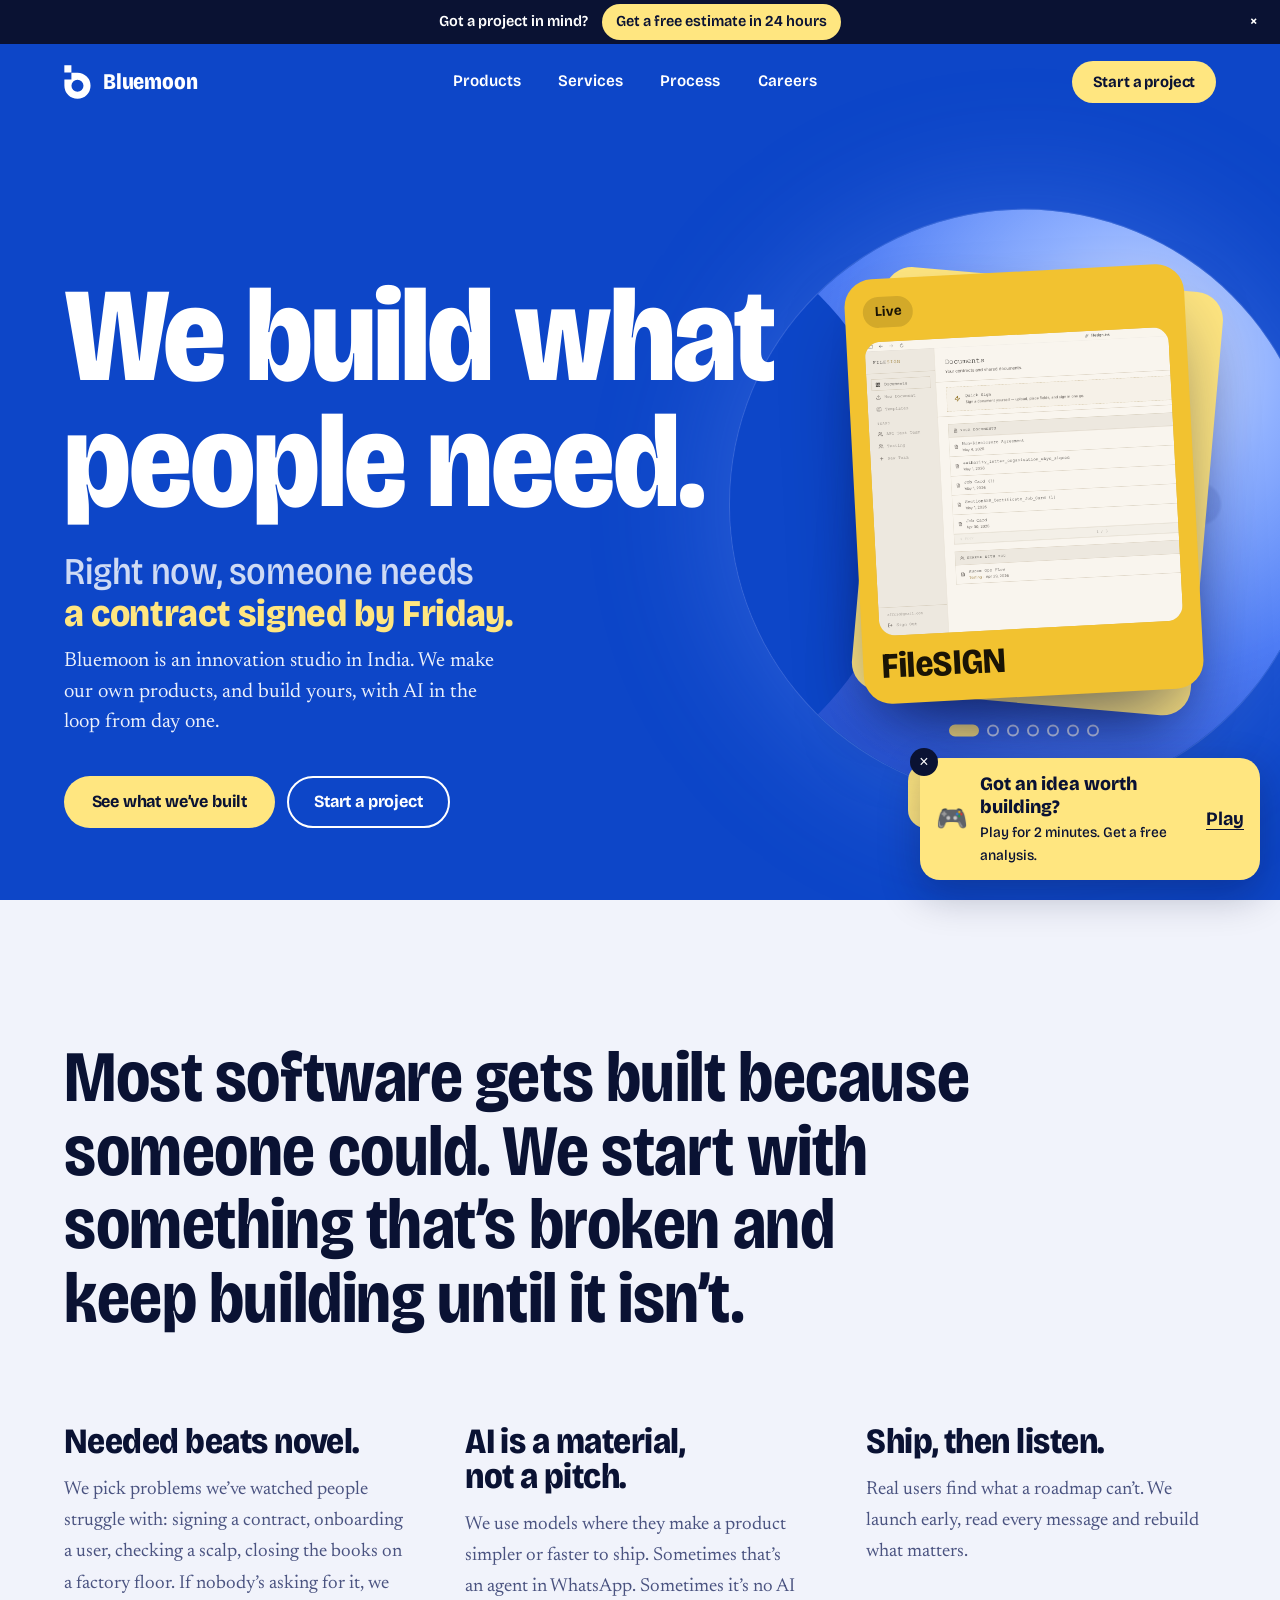
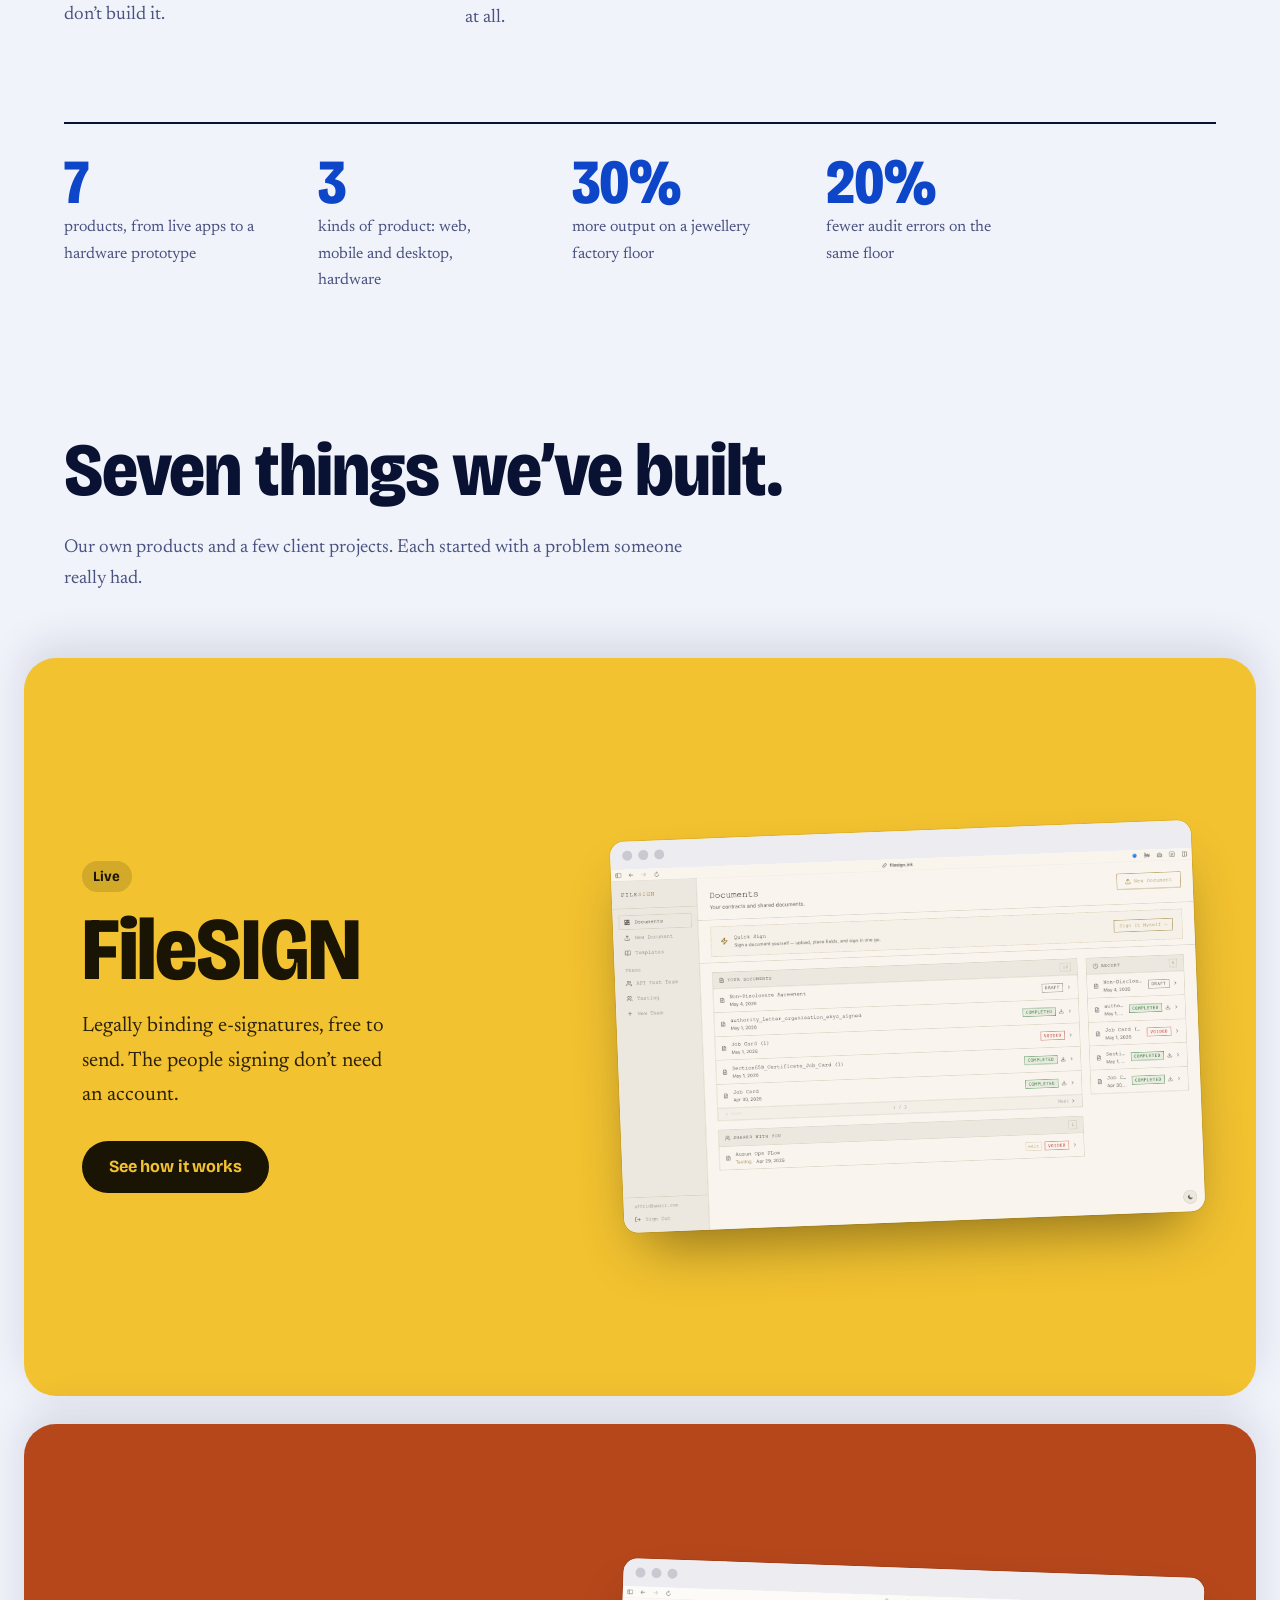
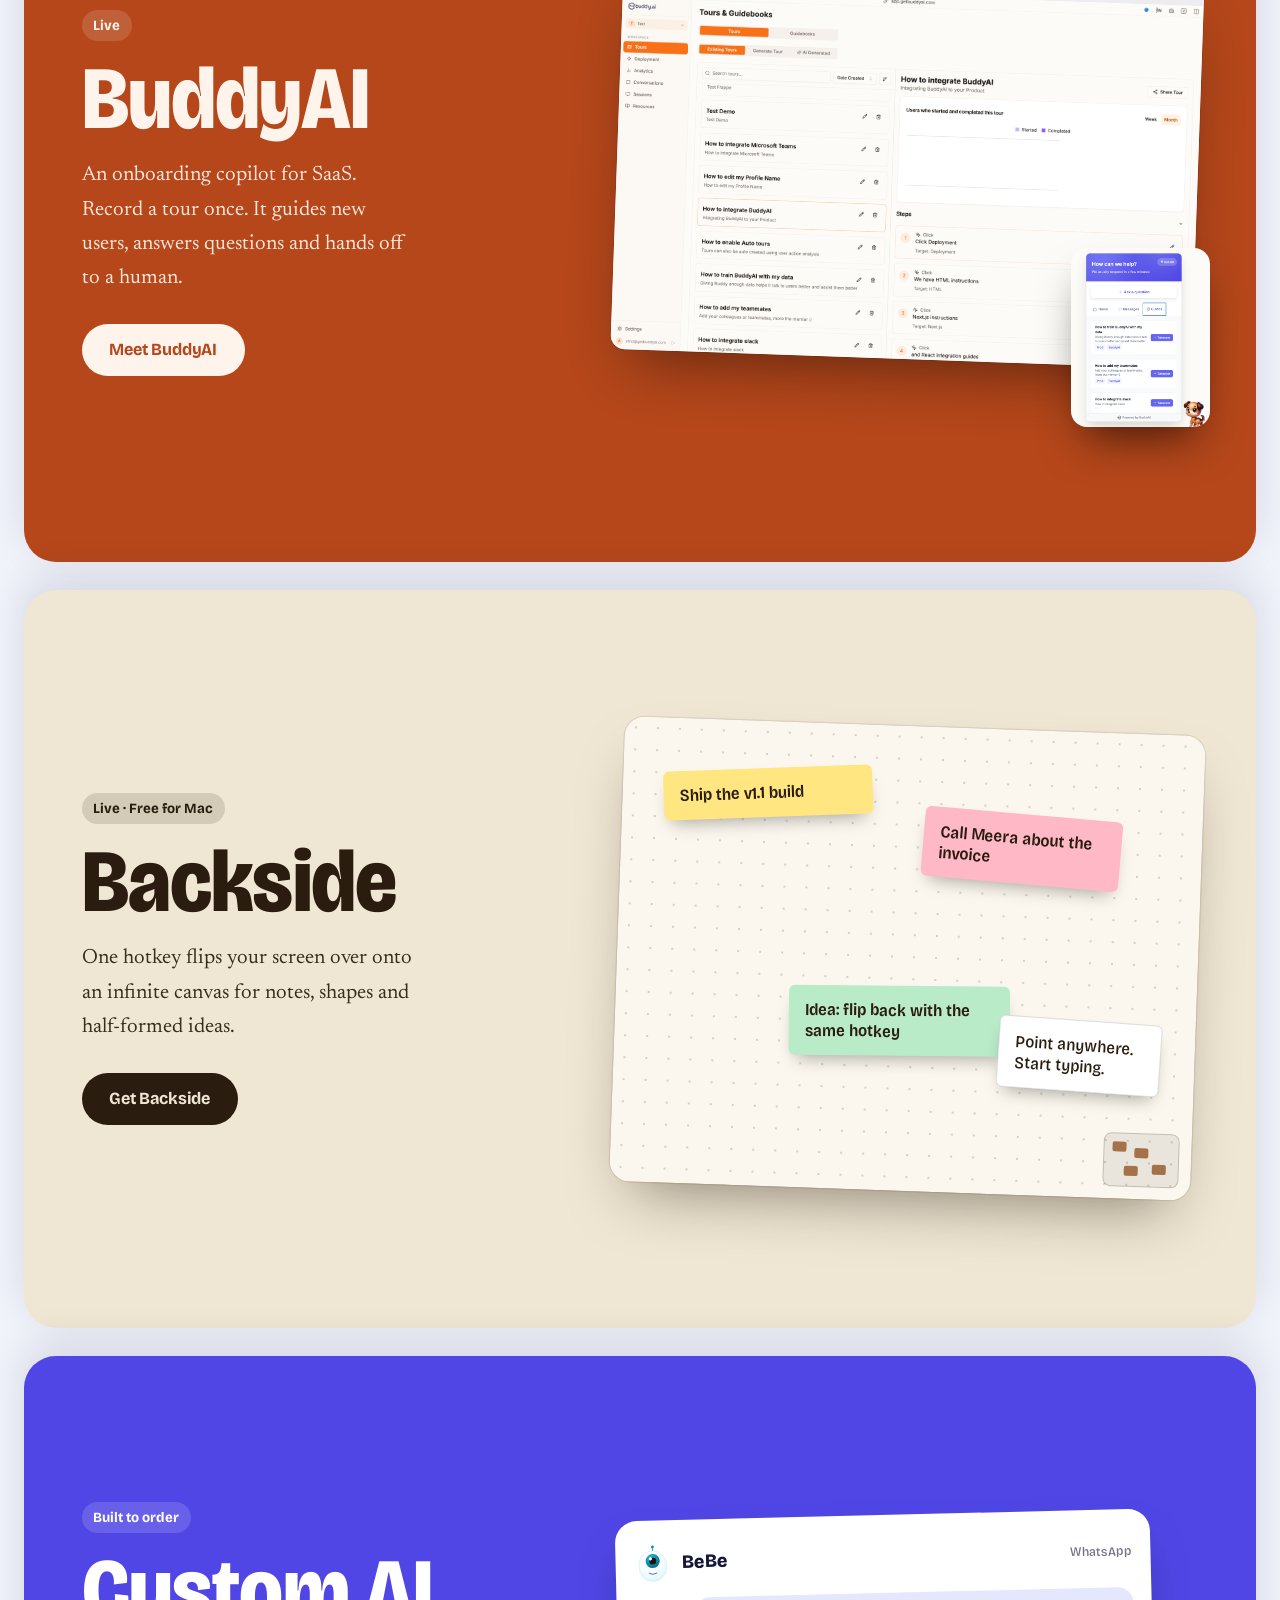
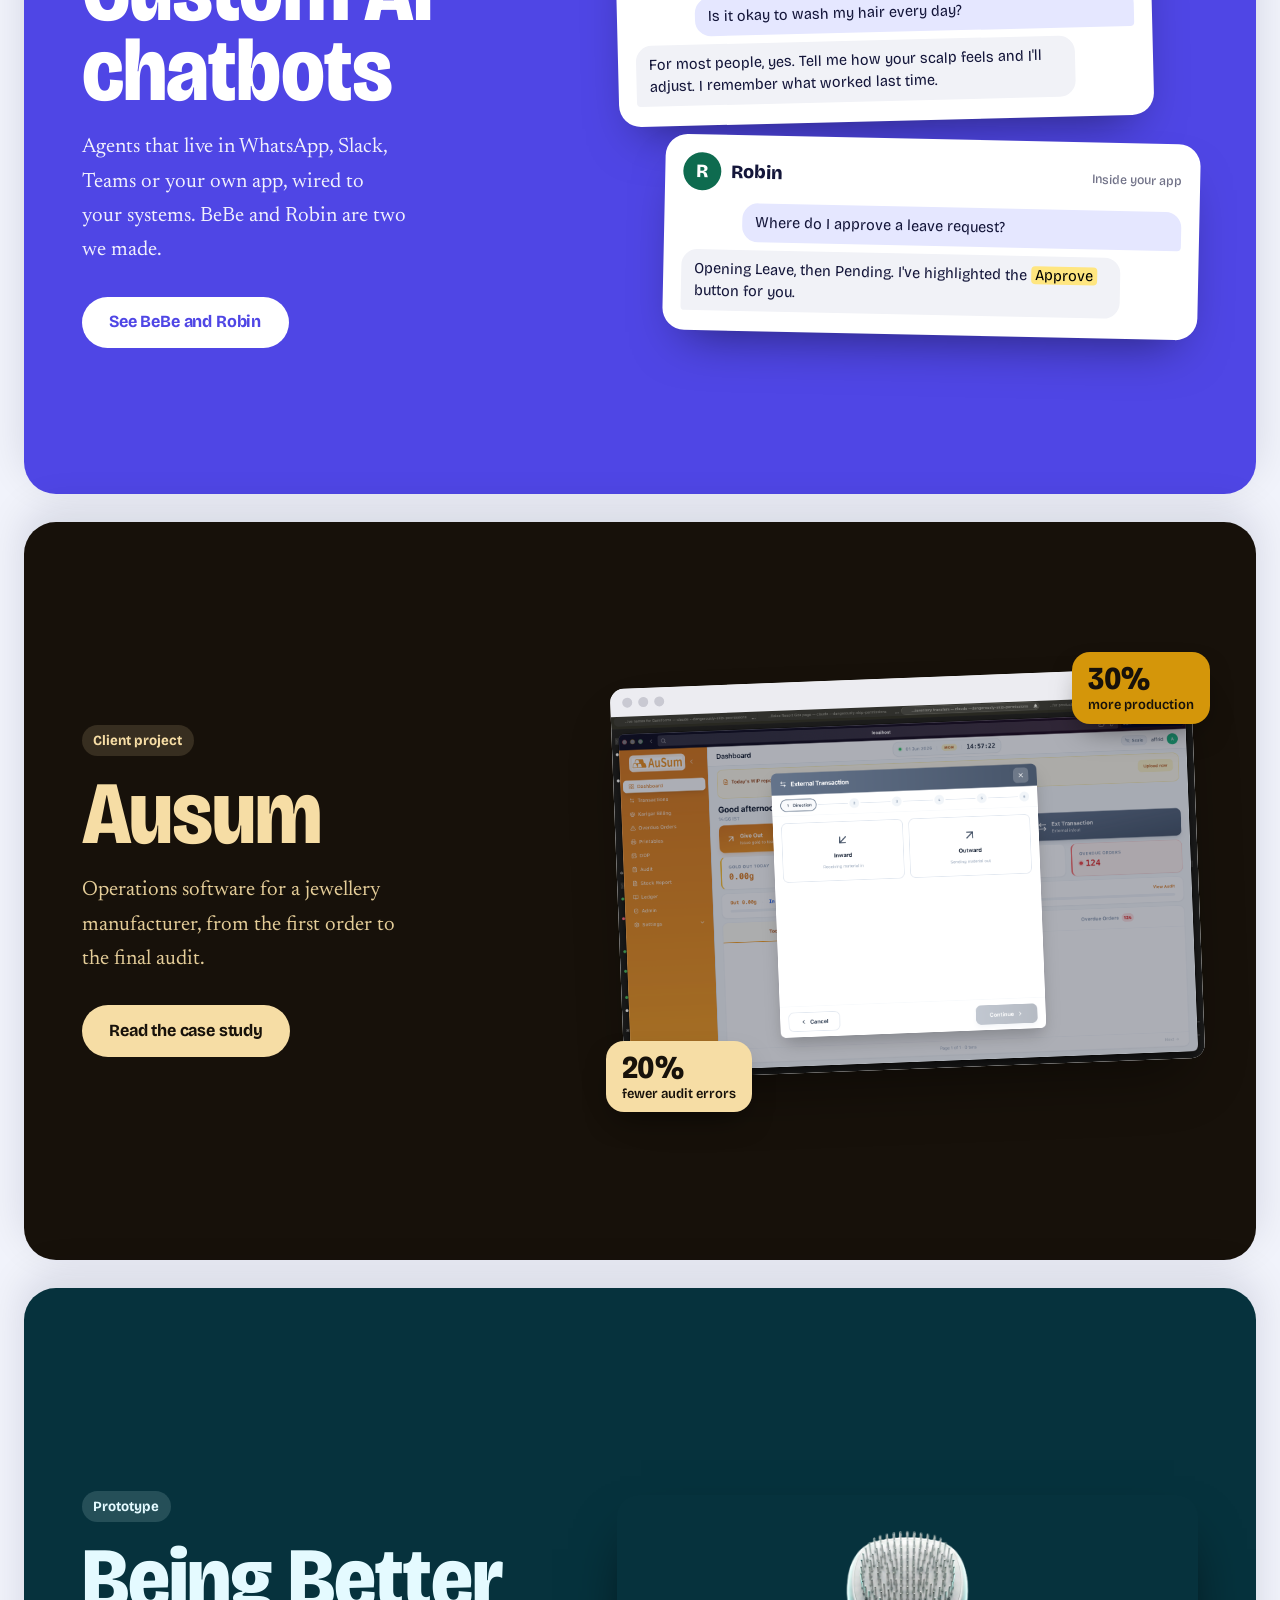
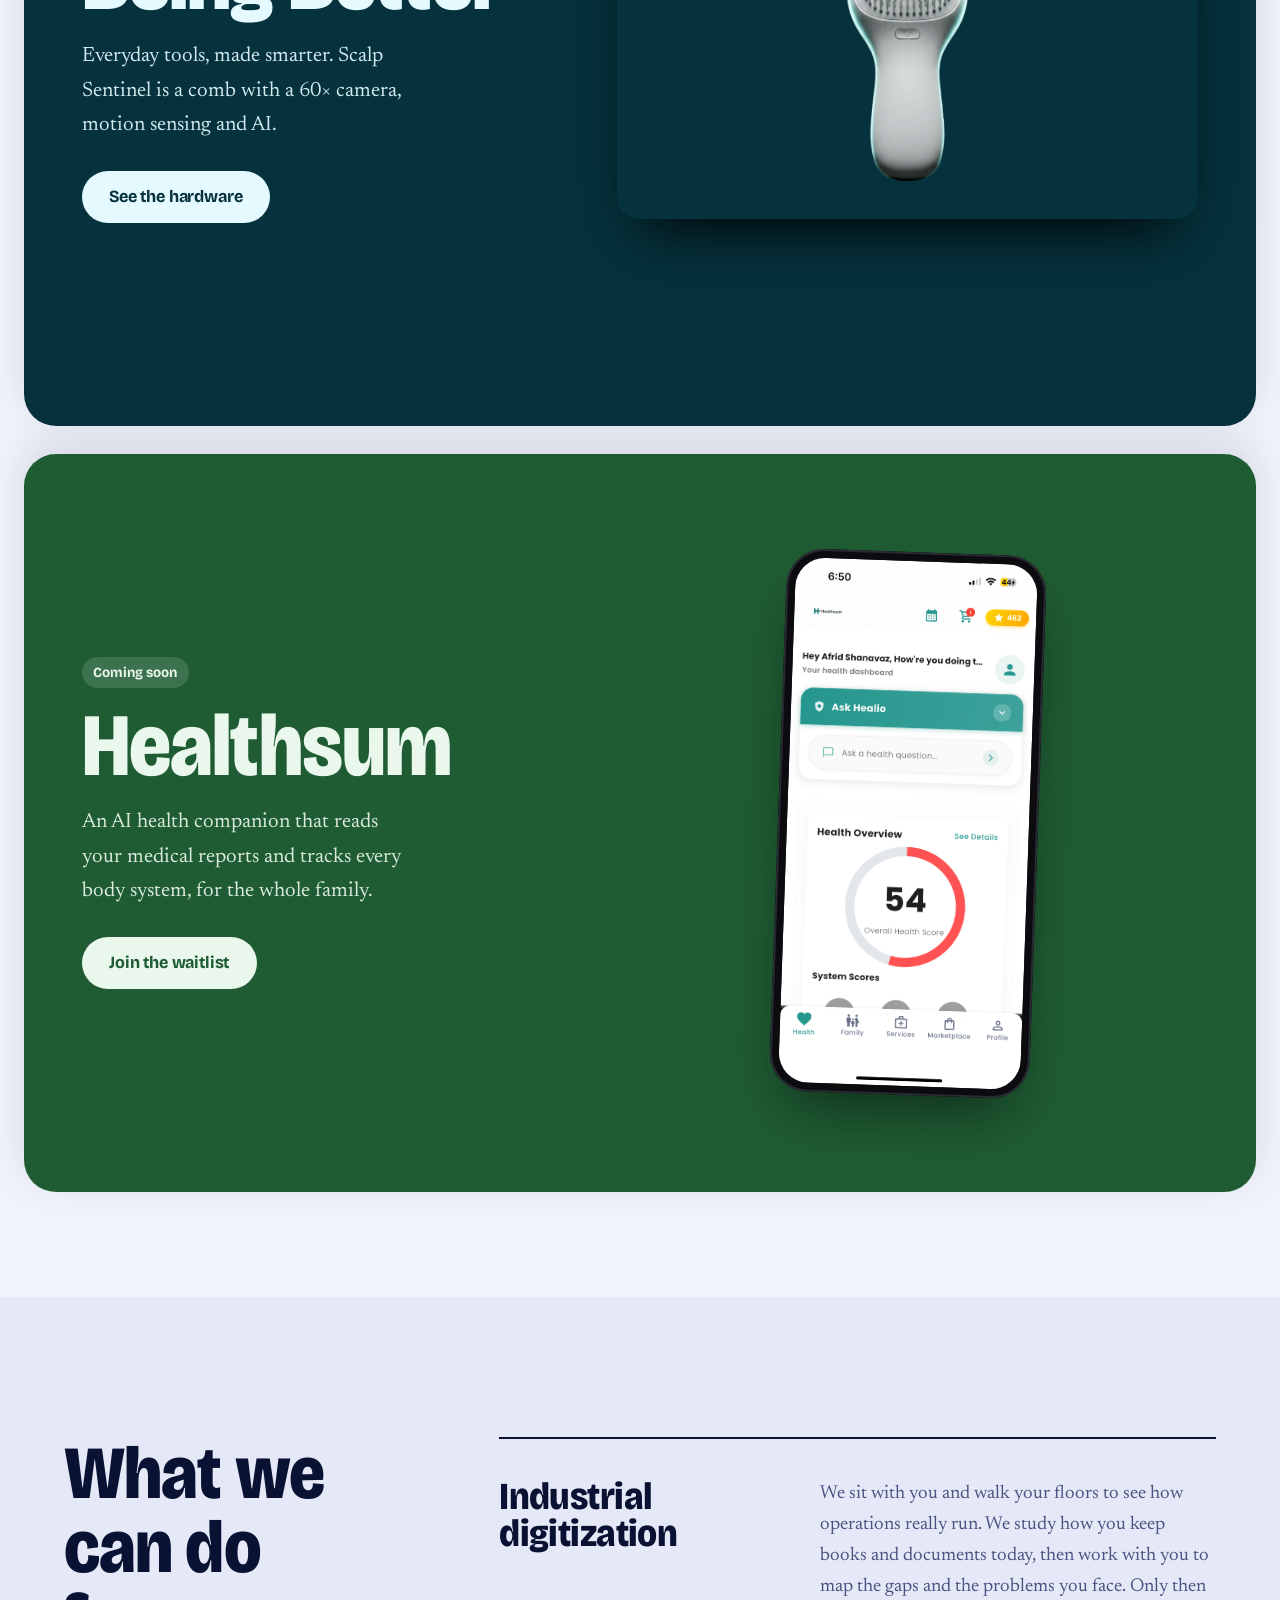
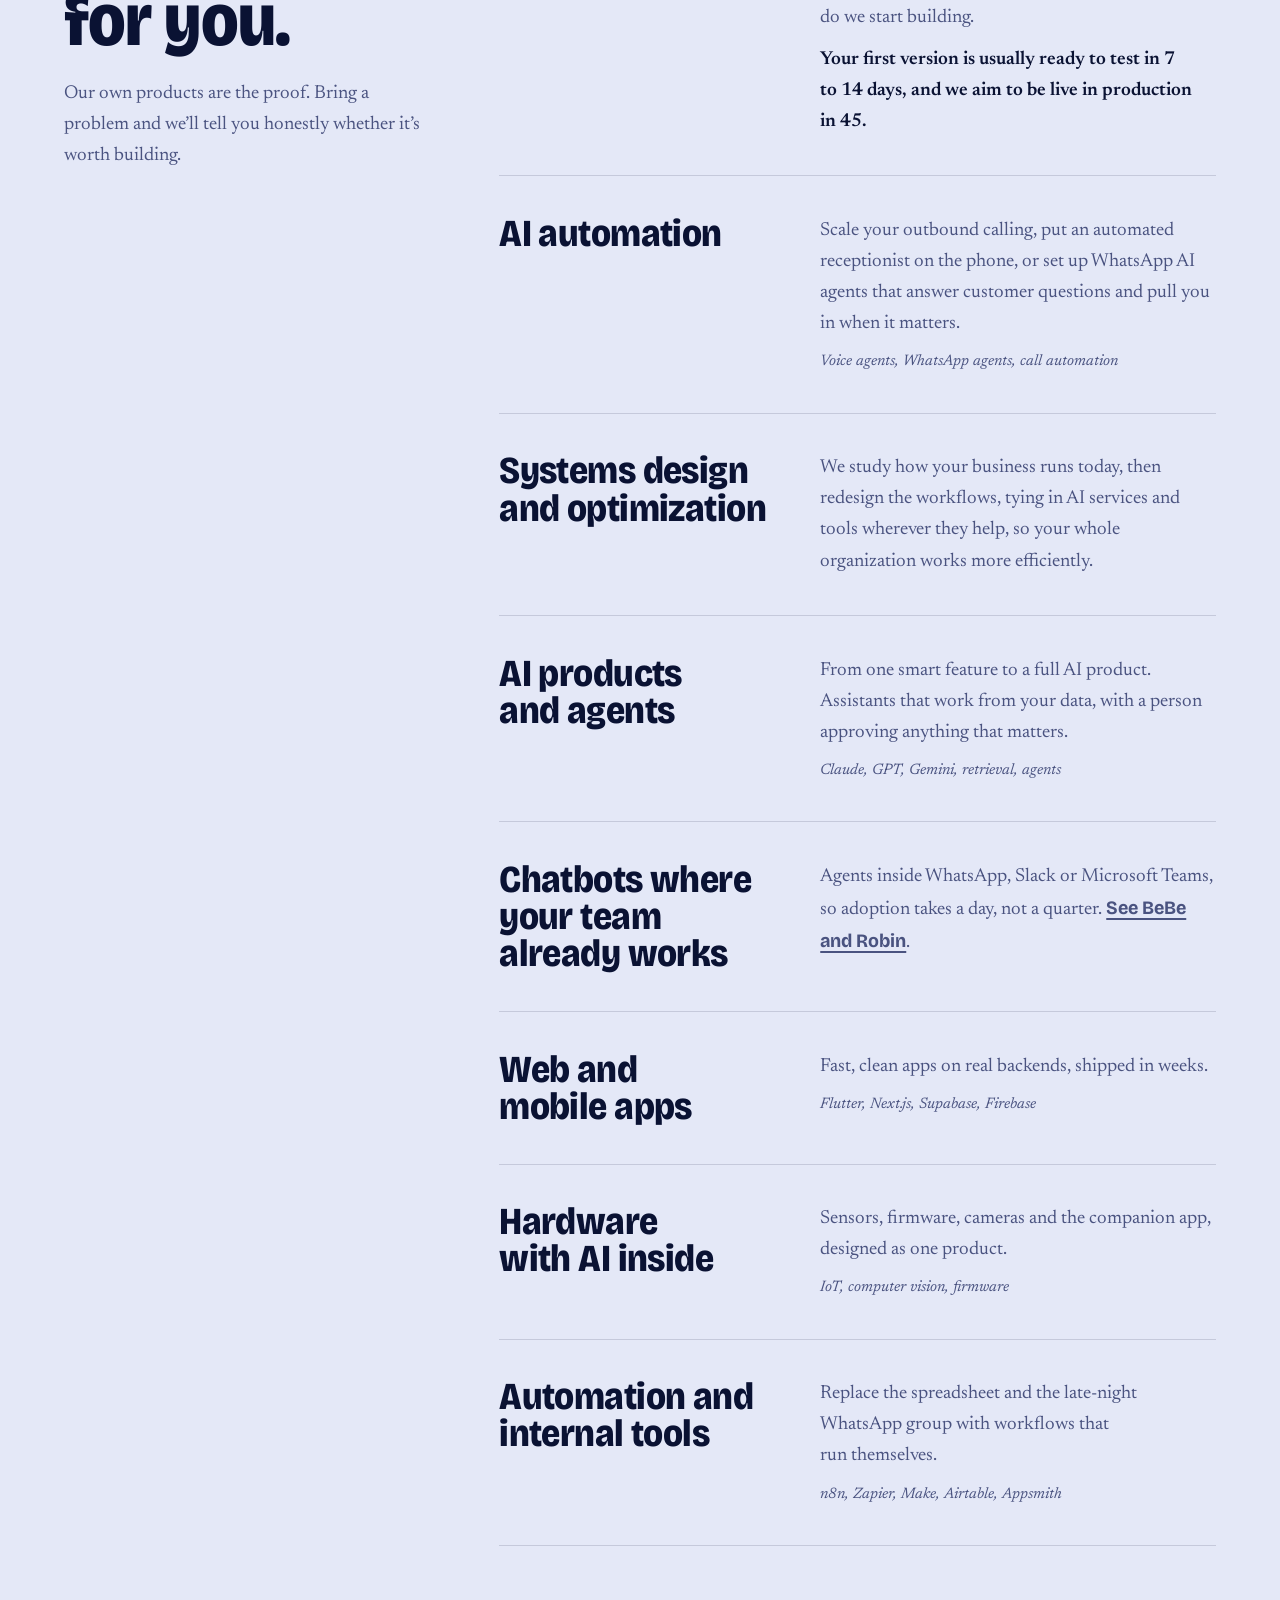
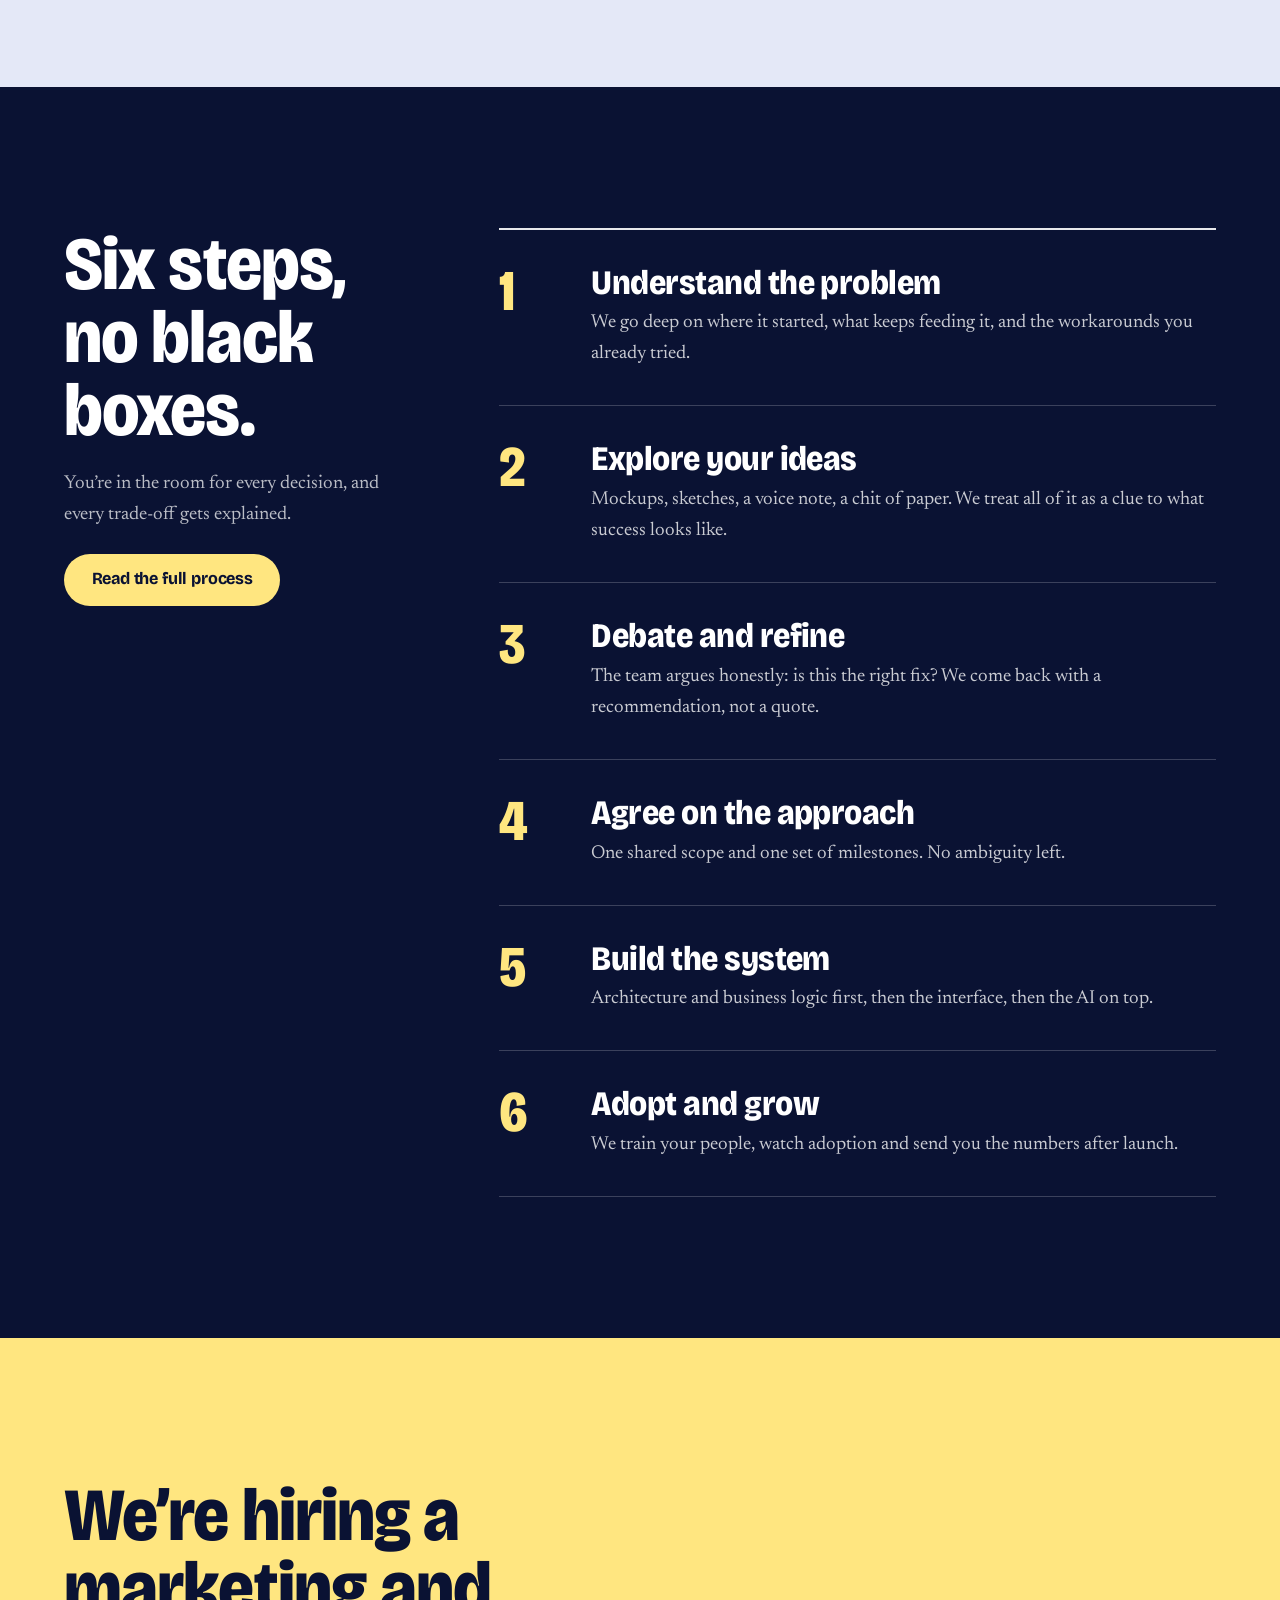
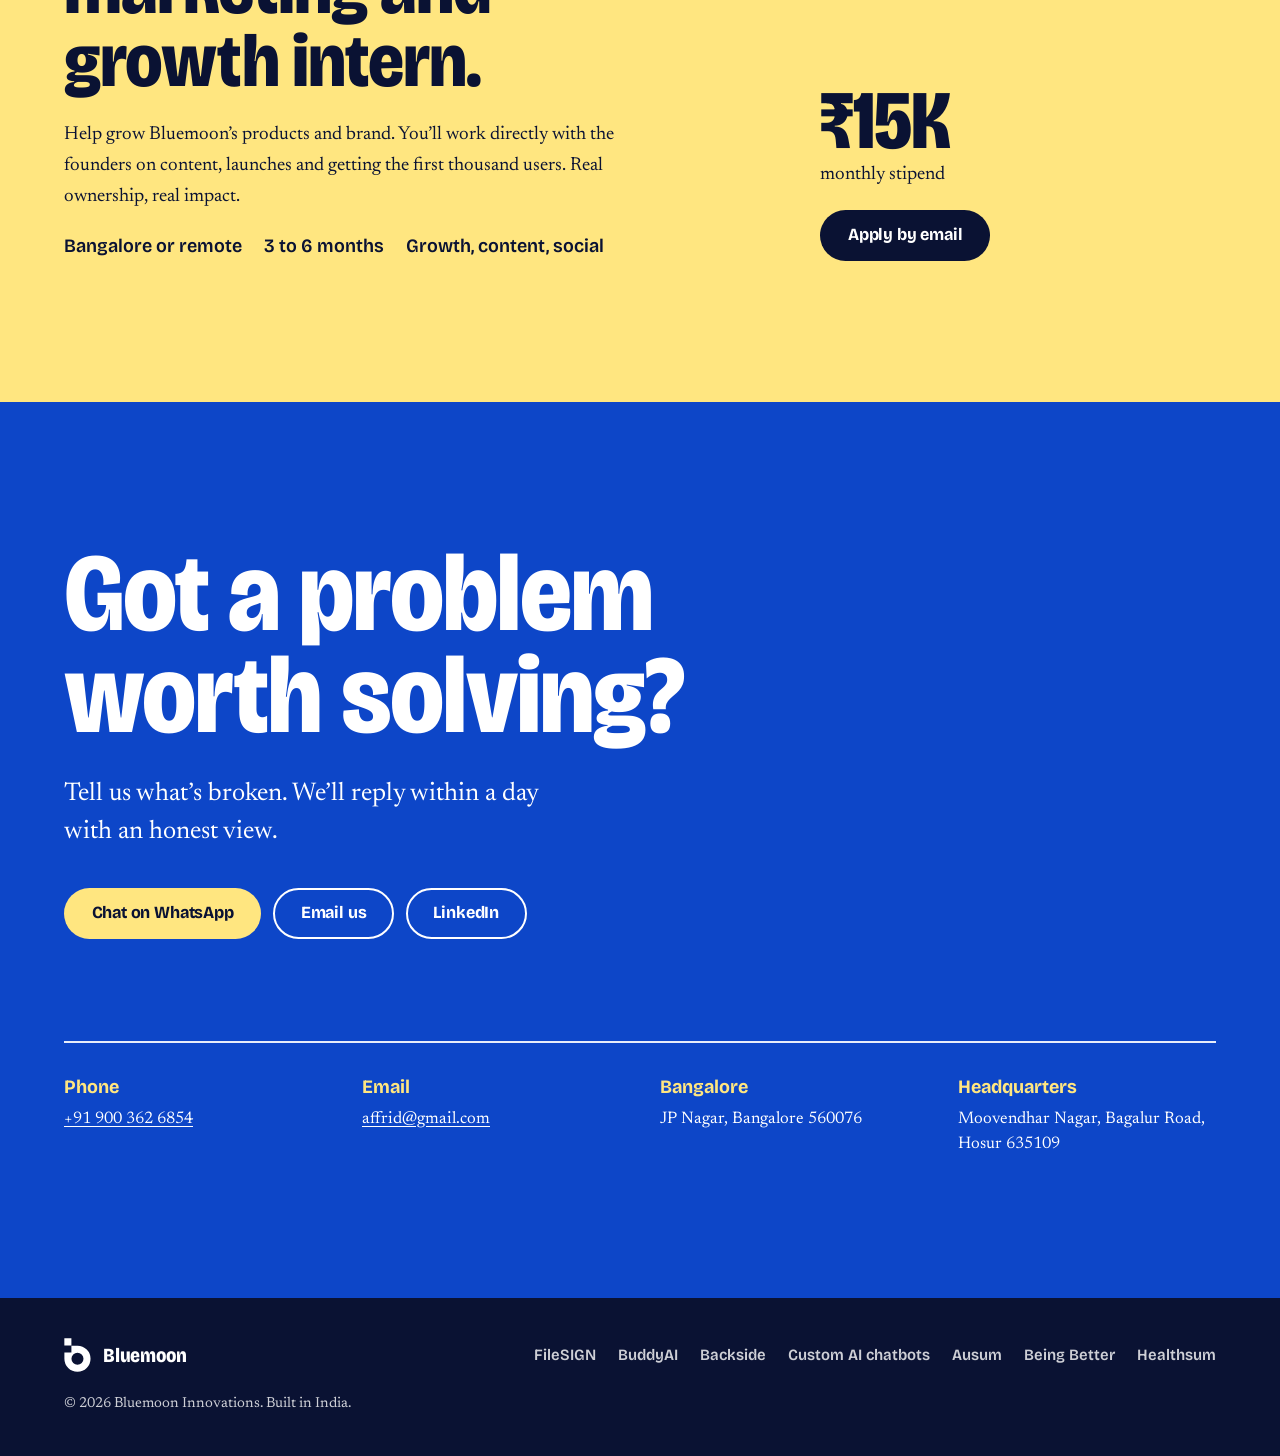
<file: index.html>
<!DOCTYPE html>
<html lang="en">
<head>
<meta charset="UTF-8">
<meta name="viewport" content="width=device-width, initial-scale=1.0">
<title>Bluemoon Innovations | Innovation studio, India</title>
<meta name="description" content="Bluemoon is an innovation studio in India. We build our own products, and yours, with AI in the loop from day one.">
<meta property="og:title" content="Bluemoon Innovations | Innovation studio, India">
<meta property="og:description" content="Bluemoon is an innovation studio in India. We build our own products, and yours, with AI in the loop from day one.">
<meta property="og:type" content="website">
<link rel="icon" type="image/svg+xml" href="assets/mark.svg">
<link rel="preconnect" href="https://fonts.googleapis.com">
<link rel="preconnect" href="https://fonts.gstatic.com" crossorigin>
<link href="https://fonts.googleapis.com/css2?family=Bricolage+Grotesque:opsz,wdth,wght@12..96,75..100,200..800&family=Newsreader:ital,opsz,wght@0,6..72,400..600;1,6..72,400..600&display=swap" rel="stylesheet">
<link rel="stylesheet" href="assets/site.css">
<!-- RB2B visitor identification -->
<script>!function(key){if(window.reb2b)return;window.reb2b={loaded:true};var s=document.createElement("script");s.async=true;s.src="https://ddwl4m2hdecbv.cloudfront.net/b/"+key+"/"+key+".js.gz";document.getElementsByTagName("script")[0].parentNode.insertBefore(s,document.getElementsByTagName("script")[0]);}("7N850H5W2XN1");</script>
<!-- Microsoft Clarity session recording & heatmaps -->
<script type="text/javascript">
    (function(c,l,a,r,i,t,y){
        c[a]=c[a]||function(){(c[a].q=c[a].q||[]).push(arguments)};
        t=l.createElement(r);t.async=1;t.src="https://www.clarity.ms/tag/"+i;
        y=l.getElementsByTagName(r)[0];y.parentNode.insertBefore(t,y);
    })(window, document, "clarity", "script", "xbkijk79ph");
</script>
</head>
<body>
<div id="bm-bar"><span id="bm-bar-text">Got a project in mind?</span><button id="bm-bar-cta">Get a free estimate in 24 hours</button><button id="bm-bar-close" aria-label="Dismiss">×</button></div>
<a class="skip" href="#main">Skip to content</a>
<header class="nav" id="nav">
  <a class="brand" href="index.html" aria-label="Bluemoon Innovations, home"><svg viewBox="655 400 620 785" aria-hidden="true"><path fill-rule="evenodd" d="M663 405H826V573H663Z M826 576H966A302 302 0 0 1 966 1180A302 302 0 0 1 664 878V735H826Z M1105 878A139 139 0 1 0 827 878A139 139 0 1 0 1105 878Z"/></svg><span>Bluemoon</span></a>
  <button class="nav-toggle" aria-expanded="false" aria-controls="nav-links">Menu</button>
  <ul class="nav-links" id="nav-links">
    <li><a href="index.html#products">Products</a></li>
    <li><a href="index.html#services">Services</a></li>
    <li><a href="process.html">Process</a></li>
    <li><a href="index.html#careers">Careers</a></li>
  </ul>
  <a class="btn" href="index.html#contact">Start a project</a>
</header>

<main id="main">

<section class="hero on-dark">
  <div class="moon" aria-hidden="true"><div class="moon-shade"></div></div>
  <div class="stage">
    <div class="cards"><a class="hcard on" href="products/filesign.html" style="--bg:#F2C230;--fg:#1A1405" data-need="a contract signed by Friday." aria-label="FileSIGN, Live"><span class="chip">Live</span><span class="hvis"><img src="images/fs-documents.png" alt="" loading="lazy" style="object-position:top left"></span><b>FileSIGN</b></a><a class="hcard" href="products/buddyai.html" style="--bg:#B5471B;--fg:#FFF4EC" data-need="new users who don’t get lost." inert aria-label="BuddyAI, Live"><span class="chip">Live</span><span class="hvis"><img src="images/buddy-tours.png" alt="" loading="lazy" style="object-position:top left"></span><b>BuddyAI</b></a><a class="hcard" href="products/backside.html" style="--bg:#EFE6D4;--fg:#2A1D10" data-need="somewhere to put the idea before it’s gone." inert aria-label="Backside, Free for Mac"><span class="chip">Free for Mac</span><span class="hvis"><div class="hv-notes"><i class="y">Ship the v1.1 build</i><i class="p">Call Meera</i><i class="g">Flip back with the same hotkey</i></div></span><b>Backside</b></a><a class="hcard" href="products/robin-copilot.html" style="--bg:#4F46E5;--fg:#FFFFFF" data-need="an assistant inside WhatsApp." inert aria-label="Custom AI chatbots, Built to order"><span class="chip">Built to order</span><span class="hvis"><div class="hv-chat"><i class="u">Where do I approve a leave request?</i><i class="b">Opening Leave. I’ve highlighted Approve.</i></div></span><b>Custom AI chatbots</b></a><a class="hcard" href="products/ausum.html" style="--bg:#17110A;--fg:#F6DDA5" data-need="audits that match the factory floor." inert aria-label="Ausum, Client project"><span class="chip">Client project</span><span class="hvis"><img src="images/ausum-screenshot.png" alt="" loading="lazy" style="object-position:top left"></span><b>Ausum</b></a><a class="hcard" href="products/being-better.html" style="--bg:#06323D;--fg:#E4FAFF" data-need="a scalp checked while they comb." inert aria-label="Being Better, Prototype"><span class="chip">Prototype</span><span class="hvis"><img src="images/bb-product.png" alt="" loading="lazy" style="object-position:center 40%"></span><b>Being Better</b></a><a class="hcard" href="products/healthsum.html" style="--bg:#1F5C33;--fg:#EAF7EC" data-need="a blood report in plain language." inert aria-label="Healthsum, Coming soon"><span class="chip">Coming soon</span><span class="hvis"><img src="images/healthsum-app.png" alt="" loading="lazy" style="object-position:top center;width:62%;margin:0 auto;border-radius:18px 18px 0 0"></span><b>Healthsum</b></a></div>
    <div class="dots"><button class="hdot on" data-i="0" style="--c:#F2C230" aria-label="Show FileSIGN"></button><button class="hdot" data-i="1" style="--c:#B5471B" aria-label="Show BuddyAI"></button><button class="hdot" data-i="2" style="--c:#EFE6D4" aria-label="Show Backside"></button><button class="hdot" data-i="3" style="--c:#4F46E5" aria-label="Show Custom AI chatbots"></button><button class="hdot" data-i="4" style="--c:#17110A" aria-label="Show Ausum"></button><button class="hdot" data-i="5" style="--c:#06323D" aria-label="Show Being Better"></button><button class="hdot" data-i="6" style="--c:#1F5C33" aria-label="Show Healthsum"></button></div>
  </div>
  <h1>We build what people need.</h1>
  <p class="need"><span>Right now, someone needs</span> <b id="need-text">a contract signed by Friday.</b></p>
  <p class="lede">Bluemoon is an innovation studio in India. We make our own products, and build yours, with AI in the loop from day one.</p>
  <div class="actions"><a class="btn btn-lemon" href="#products">See what we’ve built</a><a class="btn btn-line" href="#contact">Start a project</a></div>
  <a class="ship" href="products/backside.html"><span class="ship-dot" aria-hidden="true"></span><span><b>Just shipped: Backside for Mac</b><span>Free to download.</span> <span data-downloads hidden></span></span></a>
</section>

<section class="section" id="studio">
  <div class="wrap">
    <p class="statement">Most software gets built because someone could. We start with something that’s broken and keep building until it isn’t.</p>
    <div class="beliefs">
      <div><h3>Needed beats novel.</h3><p>We pick problems we’ve watched people struggle with: signing a contract, onboarding a user, checking a scalp, closing the books on a factory floor. If nobody’s asking for it, we don’t build it.</p></div>
      <div><h3>AI is a material, not a pitch.</h3><p>We use models where they make a product simpler or faster to ship. Sometimes that’s an agent in WhatsApp. Sometimes it’s no AI at all.</p></div>
      <div><h3>Ship, then listen.</h3><p>Real users find what a roadmap can’t. We launch early, read every message and rebuild what matters.</p></div>
    </div>
    <div class="facts">
      <div class="fact"><b>7</b><span>products, from live apps to a hardware prototype</span></div>
      <div class="fact"><b>3</b><span>kinds of product: web, mobile and desktop, hardware</span></div>
      <div class="fact"><b>30%</b><span>more output on a jewellery factory floor</span></div>
      <div class="fact"><b>20%</b><span>fewer audit errors on the same floor</span></div>
    </div>
  </div>
</section>

<section id="products" aria-labelledby="products-h">
  <div class="shelf-head wrap">
    <h2 id="products-h">Seven things we’ve built.</h2>
    <p>Our own products and a few client projects. Each started with a problem someone really had.</p>
  </div>
  <div class="stack">
    <article class="panel" style="--i:0;--bg:#F2C230;--fg:#1A1405;">
      <div class="panel-copy">
        <span class="chip">Live</span>
        <h3>FileSIGN</h3>
        <p>Legally binding e-signatures, free to send. The people signing don’t need an account.</p>
        <a class="btn" href="products/filesign.html">See how it works</a>
      </div>
      <div class="panel-visual"><div class="frame tilt-l"><div class="frame-bar" aria-hidden="true"><i></i><i></i><i></i></div><img src="images/fs-documents.png" alt="FileSIGN documents dashboard" width="1680" height="1050" loading="lazy"></div></div>
    </article>
    <article class="panel" style="--i:1;--bg:#B5471B;--fg:#FFF4EC;">
      <div class="panel-copy">
        <span class="chip">Live</span>
        <h3>BuddyAI</h3>
        <p>An onboarding copilot for SaaS. Record a tour once. It guides new users, answers questions and hands off to a human.</p>
        <a class="btn" href="products/buddyai.html">Meet BuddyAI</a>
      </div>
      <div class="panel-visual"><div style="position:relative;padding-bottom:10%"><div class="frame tilt-r"><div class="frame-bar" aria-hidden="true"><i></i><i></i><i></i></div><img src="images/buddy-tours.png" alt="BuddyAI tours and guidebooks" width="1680" height="1050" loading="lazy"></div><img class="pop-widget" src="images/buddy-widget.png" alt="The BuddyAI chat widget" width="524" height="672" loading="lazy"></div></div>
    </article>
    <article class="panel" style="--i:2;--bg:#EFE6D4;--fg:#2A1D10;">
      <div class="panel-copy">
        <span class="chip">Live · Free for Mac</span>
        <h3>Backside</h3>
        <p>One hotkey flips your screen over onto an infinite canvas for notes, shapes and half-formed ideas.</p>
        <a class="btn" href="products/backside.html">Get Backside</a>
      </div>
      <div class="panel-visual"><div class="canvas tilt-r" role="img" aria-label="Backside canvas with sticky notes">
        <div class="note y">Ship the v1.1 build</div><div class="note p">Call Meera about the invoice</div>
        <div class="note g">Idea: flip back with the same hotkey</div><div class="note t">Point anywhere. Start typing.</div>
        <div class="mini"><i style="left:8px;top:8px"></i><i style="left:30px;top:14px"></i><i style="left:20px;top:32px"></i><i style="left:48px;top:30px"></i></div>
      </div></div>
    </article>
    <article class="panel" style="--i:3;--bg:#4F46E5;--fg:#FFFFFF;">
      <div class="panel-copy">
        <span class="chip">Built to order</span>
        <h3>Custom AI chatbots</h3>
        <p>Agents that live in WhatsApp, Slack, Teams or your own app, wired to your systems. BeBe and Robin are two we made.</p>
        <a class="btn" href="products/robin-copilot.html">See BeBe and Robin</a>
      </div>
      <div class="panel-visual"><div class="chat-stack" aria-hidden="true">
  <div class="chat-card">
    <div class="chat-who"><svg viewBox="0 0 120 150" aria-hidden="true"><defs>
<radialGradient id="bb1" cx="42%" cy="28%" r="82%"><stop offset="0" stop-color="#fff"/><stop offset=".55" stop-color="#F4FDFF"/><stop offset="1" stop-color="#D7F4FB"/></radialGradient>
<radialGradient id="bi1" cx="40%" cy="34%" r="74%"><stop offset="0" stop-color="#3CC6E0"/><stop offset=".52" stop-color="#0891B2"/><stop offset="1" stop-color="#155E75"/></radialGradient></defs>
<line x1="60" y1="44" x2="60" y2="30" stroke="#0891B2" stroke-width="2.5" stroke-linecap="round"/><circle cx="60" cy="26" r="4.5" fill="#0891B2"/>
<ellipse cx="60" cy="86" rx="44" ry="48" fill="url(#bb1)" stroke="rgba(8,145,178,.3)"/>
<circle cx="60" cy="70" r="22" fill="url(#bi1)"/><circle cx="60" cy="70" r="11" fill="#15151A"/><circle cx="53" cy="63" r="5" fill="#fff"/>
<path d="M48 108Q60 116 72 108" fill="none" stroke="#6E6E73" stroke-width="3" stroke-linecap="round"/></svg><span>BeBe</span><small>WhatsApp</small></div>
    <div class="bubble u">Is it okay to wash my hair every day?</div>
    <div class="bubble b">For most people, yes. Tell me how your scalp feels and I'll adjust. I remember what worked last time.</div>
  </div>
  <div class="chat-card">
    <div class="chat-who"><span class="chat-av">R</span><span>Robin</span><small>Inside your app</small></div>
    <div class="bubble u">Where do I approve a leave request?</div>
    <div class="bubble b">Opening Leave, then Pending. I've highlighted the <mark>Approve</mark> button for you.</div>
  </div>
</div></div>
    </article>
    <article class="panel" style="--i:4;--bg:#17110A;--fg:#F6DDA5;">
      <div class="panel-copy">
        <span class="chip">Client project</span>
        <h3>Ausum</h3>
        <p>Operations software for a jewellery manufacturer, from the first order to the final audit.</p>
        <a class="btn" href="products/ausum.html">Read the case study</a>
      </div>
      <div class="panel-visual"><div style="position:relative;padding-bottom:6%"><div class="frame tilt-l"><div class="frame-bar" aria-hidden="true"><i></i><i></i><i></i></div><img src="images/ausum-screenshot.png" alt="Ausum operations dashboard" width="1680" height="1050" loading="lazy"></div><div class="stat-sticker" style="--accent:#D4960A;--accent-fg:#17110A;right:-2%;top:-6%">30%<small>more production</small></div><div class="stat-sticker" style="--accent:#F6DDA5;--accent-fg:#17110A;left:-2%;bottom:-2%">20%<small>fewer audit errors</small></div></div></div>
    </article>
    <article class="panel" style="--i:5;--bg:#06323D;--fg:#E4FAFF;">
      <div class="panel-copy">
        <span class="chip">Prototype</span>
        <h3>Being Better</h3>
        <p>Everyday tools, made smarter. Scalp Sentinel is a comb with a 60× camera, motion sensing and AI.</p>
        <a class="btn" href="products/being-better.html">See the hardware</a>
      </div>
      <div class="panel-visual"><img src="images/bb-product.png" alt="Scalp Sentinel BB01, a smart comb" width="1376" height="768" loading="lazy" style="border-radius:22px;box-shadow:0 30px 60px -24px #000"></div>
    </article>
    <article class="panel" style="--i:6;--bg:#1F5C33;--fg:#EAF7EC;">
      <div class="panel-copy">
        <span class="chip">Coming soon</span>
        <h3>Healthsum</h3>
        <p>An AI health companion that reads your medical reports and tracks every body system, for the whole family.</p>
        <a class="btn" href="products/healthsum.html">Join the waitlist</a>
      </div>
      <div class="panel-visual"><div class="phone tilt-r"><img src="images/healthsum-app.png" alt="Healthsum app screen" width="1179" height="2556" loading="lazy"></div></div>
    </article>
  </div>
</section>

<section class="section on-paper2" id="services">
  <div class="wrap split">
    <header>
      <h2>What we can do for you.</h2>
      <p>Our own products are the proof. Bring a problem and we’ll tell you honestly whether it’s worth building.</p>
    </header>
    <ul class="rows">
      <li><h3>Industrial digitization</h3><div><p>We sit with you and walk your floors to see how operations really run. We study how you keep books and documents today, then work with you to map the gaps and the problems you face. Only then do we start building.</p><p><strong>Your first version is usually ready to test in 7 to 14 days, and we aim to be live in production in 45.</strong></p></div></li>
      <li><h3>AI automation</h3><div><p>Scale your outbound calling, put an automated receptionist on the phone, or set up WhatsApp AI agents that answer customer questions and pull you in when it matters.</p><p class="tools">Voice agents, WhatsApp agents, call automation</p></div></li>
      <li><h3>Systems design and optimization</h3><div><p>We study how your business runs today, then redesign the workflows, tying in AI services and tools wherever they help, so your whole organization works more efficiently.</p></div></li>
      <li><h3>AI products and agents</h3><div><p>From one smart feature to a full AI product. Assistants that work from your data, with a person approving anything that matters.</p><p class="tools">Claude, GPT, Gemini, retrieval, agents</p></div></li>
      <li><h3>Chatbots where your team already works</h3><div><p>Agents inside WhatsApp, Slack or Microsoft Teams, so adoption takes a day, not a quarter. <a class="textlink" href="products/robin-copilot.html">See BeBe and Robin</a>.</p></div></li>
      <li><h3>Web and mobile apps</h3><div><p>Fast, clean apps on real backends, shipped in weeks.</p><p class="tools">Flutter, Next.js, Supabase, Firebase</p></div></li>
      <li><h3>Hardware with AI inside</h3><div><p>Sensors, firmware, cameras and the companion app, designed as one product.</p><p class="tools">IoT, computer vision, firmware</p></div></li>
      <li><h3>Automation and internal tools</h3><div><p>Replace the spreadsheet and the late-night WhatsApp group with workflows that run themselves.</p><p class="tools">n8n, Zapier, Make, Airtable, Appsmith</p></div></li>
    </ul>
  </div>
</section>

<section class="section on-night on-dark" id="how-we-work">
  <div class="wrap split">
    <header>
      <h2>Six steps, no black boxes.</h2>
      <p>You’re in the room for every decision, and every trade-off gets explained.</p>
      <p style="margin-top:24px"><a class="btn btn-lemon" href="process.html">Read the full process</a></p>
    </header>
    <ol class="steps"><li><h3>Understand the problem</h3><p>We go deep on where it started, what keeps feeding it, and the workarounds you already tried.</p></li><li><h3>Explore your ideas</h3><p>Mockups, sketches, a voice note, a chit of paper. We treat all of it as a clue to what success looks like.</p></li><li><h3>Debate and refine</h3><p>The team argues honestly: is this the right fix? We come back with a recommendation, not a quote.</p></li><li><h3>Agree on the approach</h3><p>One shared scope and one set of milestones. No ambiguity left.</p></li><li><h3>Build the system</h3><p>Architecture and business logic first, then the interface, then the AI on top.</p></li><li><h3>Adopt and grow</h3><p>We train your people, watch adoption and send you the numbers after launch.</p></li></ol>
  </div>
</section>

<section class="section hiring" id="careers">
  <div class="wrap hiring-in">
    <div>
      <h2>We’re hiring a marketing and growth intern.</h2>
      <p>Help grow Bluemoon’s products and brand. You’ll work directly with the founders on content, launches and getting the first thousand users. Real ownership, real impact.</p>
      <div class="meta"><span>Bangalore or remote</span><span>3 to 6 months</span><span>Growth, content, social</span></div>
    </div>
    <div class="pay"><b>₹15K</b><span>monthly stipend</span><a class="btn btn-ink" href="mailto:affrid@gmail.com?subject=Marketing%20Intern%20Application">Apply by email</a></div>
  </div>
</section>

<section class="section on-blue on-dark contact" id="contact">
  <div class="wrap">
    <h2>Got a problem worth solving?</h2>
    <p class="lede">Tell us what’s broken. We’ll reply within a day with an honest view.</p>
    <div class="actions"><a class="btn btn-lemon" href="https://wa.me/919003626854?text=Hey%2C%20I%20checked%20out%20your%20website%20and%20would%20like%20to%20talk%20about%20a%20project%20I%20want%20to%20brainstorm%20and%20build%20with%20you%20guys." target="_blank" rel="noopener">Chat on WhatsApp</a><a class="btn btn-line" href="mailto:affrid@gmail.com">Email us</a><a class="btn btn-line" href="https://www.linkedin.com/company/bluemoon-innovations/" target="_blank" rel="noopener">LinkedIn</a></div>
    <dl class="contact-info">
      <div><dt>Phone</dt><dd><a href="tel:+919003626854">+91 900 362 6854</a></dd></div>
      <div><dt>Email</dt><dd><a href="mailto:affrid@gmail.com">affrid@gmail.com</a></dd></div>
      <div><dt>Bangalore</dt><dd>JP Nagar, Bangalore 560076</dd></div>
      <div><dt>Headquarters</dt><dd>Moovendhar Nagar, Bagalur Road,<br>Hosur 635109</dd></div>
    </dl>
  </div>
</section>

</main>
<footer class="foot on-dark">
  <div class="foot-in">
    <a class="brand" href="index.html" aria-label="Bluemoon Innovations, home"><svg viewBox="655 400 620 785" aria-hidden="true"><path fill-rule="evenodd" d="M663 405H826V573H663Z M826 576H966A302 302 0 0 1 966 1180A302 302 0 0 1 664 878V735H826Z M1105 878A139 139 0 1 0 827 878A139 139 0 1 0 1105 878Z"/></svg><span>Bluemoon</span></a>
    <nav aria-label="Products"><a href="products/filesign.html">FileSIGN</a><a href="products/buddyai.html">BuddyAI</a><a href="products/backside.html">Backside</a><a href="products/robin-copilot.html">Custom AI chatbots</a><a href="products/ausum.html">Ausum</a><a href="products/being-better.html">Being Better</a><a href="products/healthsum.html">Healthsum</a></nav>
    <small>© 2026 Bluemoon Innovations. Built in India.</small>
  </div>
</footer>
<div id="bm-teaser" role="button" tabindex="0" aria-label="Open the free idea analysis game">
  <button id="bm-teaser-dismiss" aria-label="Dismiss">×</button>
  <div id="bm-teaser-icon" aria-hidden="true">🎮</div>
  <div><strong>Got an idea worth building?</strong><span>Play for 2 minutes. Get a free analysis.</span></div>
  <div id="bm-teaser-cta">Play</div>
</div>
<div id="bm-modal-overlay" role="dialog" aria-modal="true" aria-labelledby="bm-modal-title-text">
  <div id="bm-modal">
    <div id="bm-modal-header">
      <div>
        <div id="bm-modal-label">Free idea analysis</div>
        <div id="bm-modal-title"><span id="bm-modal-title-text">Tell us what you want to build.</span></div>
        <p id="bm-modal-sub">Play a 2-minute game and share your idea. We’ll email you a free architecture sketch, feasibility analysis and delivery estimate within 1 business day.</p>
      </div>
      <button id="bm-modal-close" aria-label="Close">×</button>
    </div>
    <iframe id="bm-modal-game" src="about:blank" data-src="https://askade.vercel.app/play/542d067a-4241-45ec-91e5-b8d097321aa9/bubble" title="Share your idea, Askade by Bluemoon" allowfullscreen></iframe>
    <div id="bm-modal-footer">No spam and no sales calls. Just an honest assessment, sent to your inbox.</div>
  </div>
</div>
<script src="assets/site.js"></script>
</body>
</html>
</file>
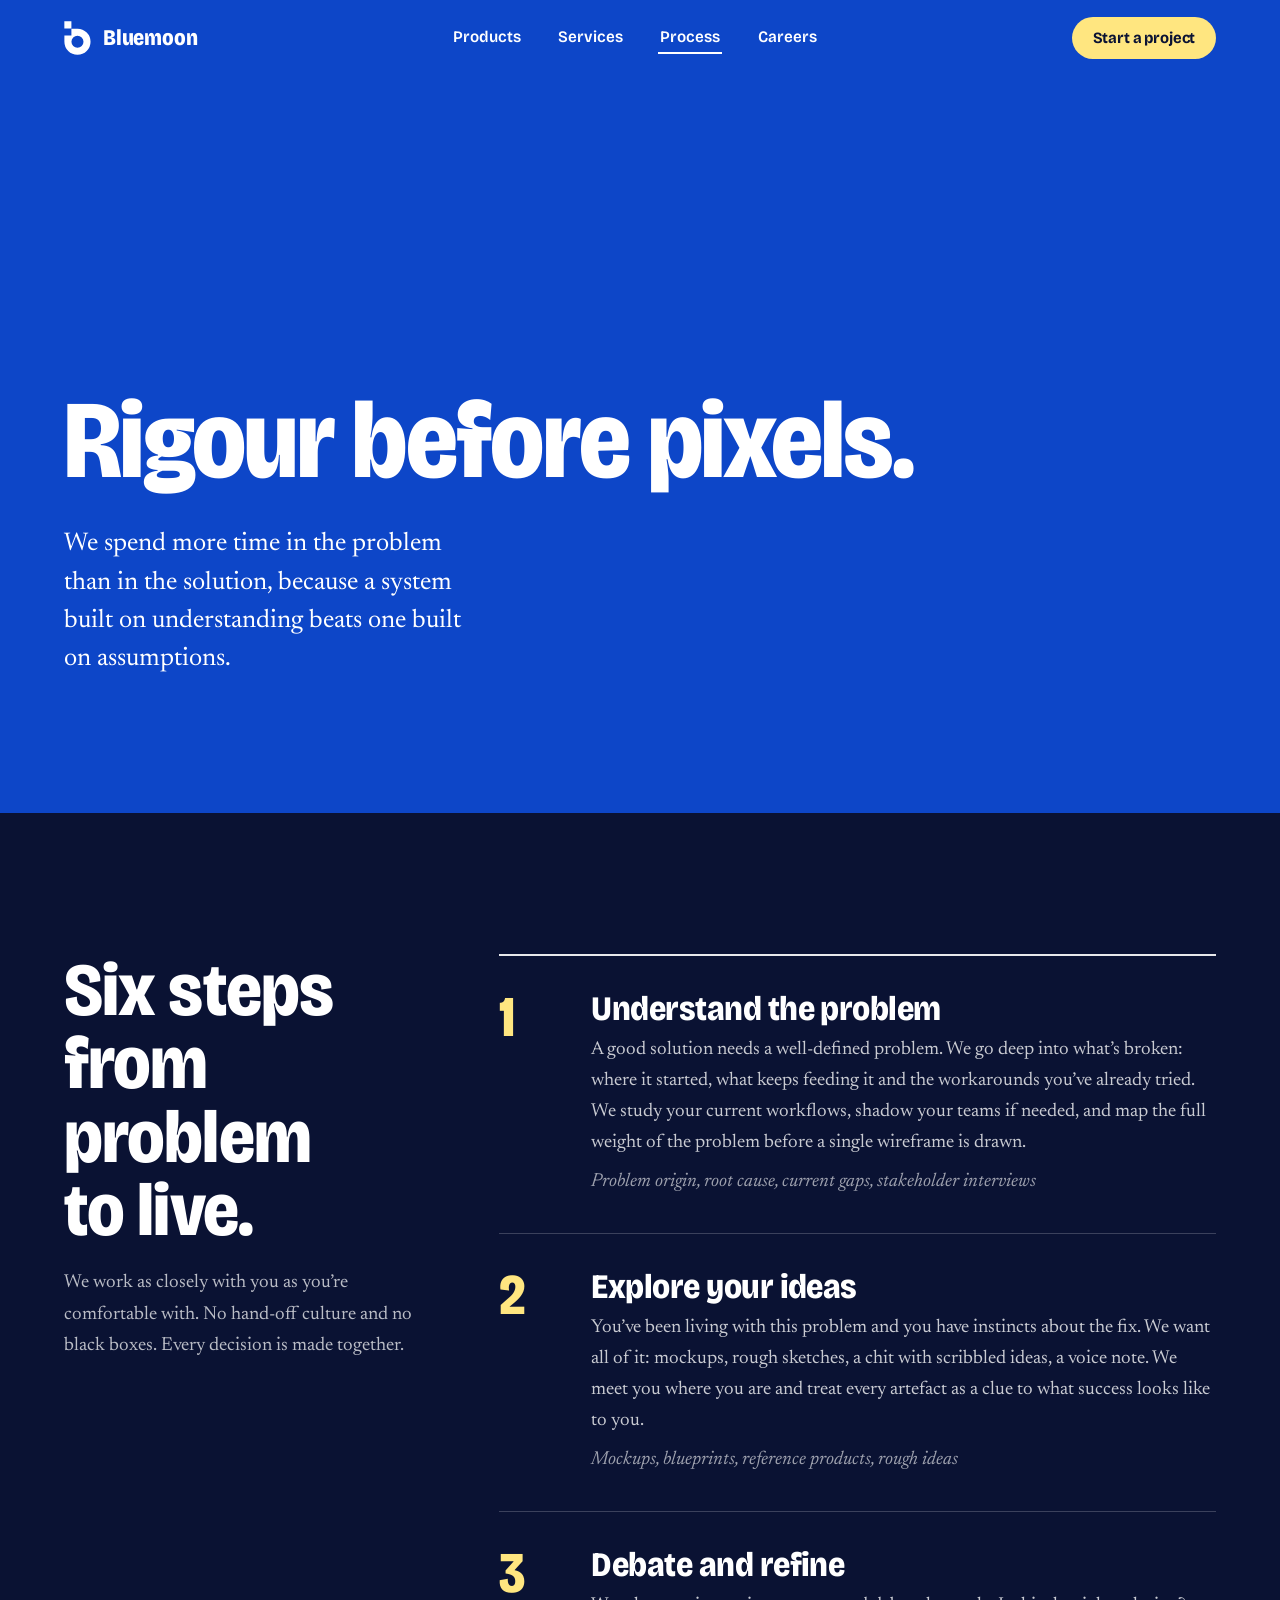
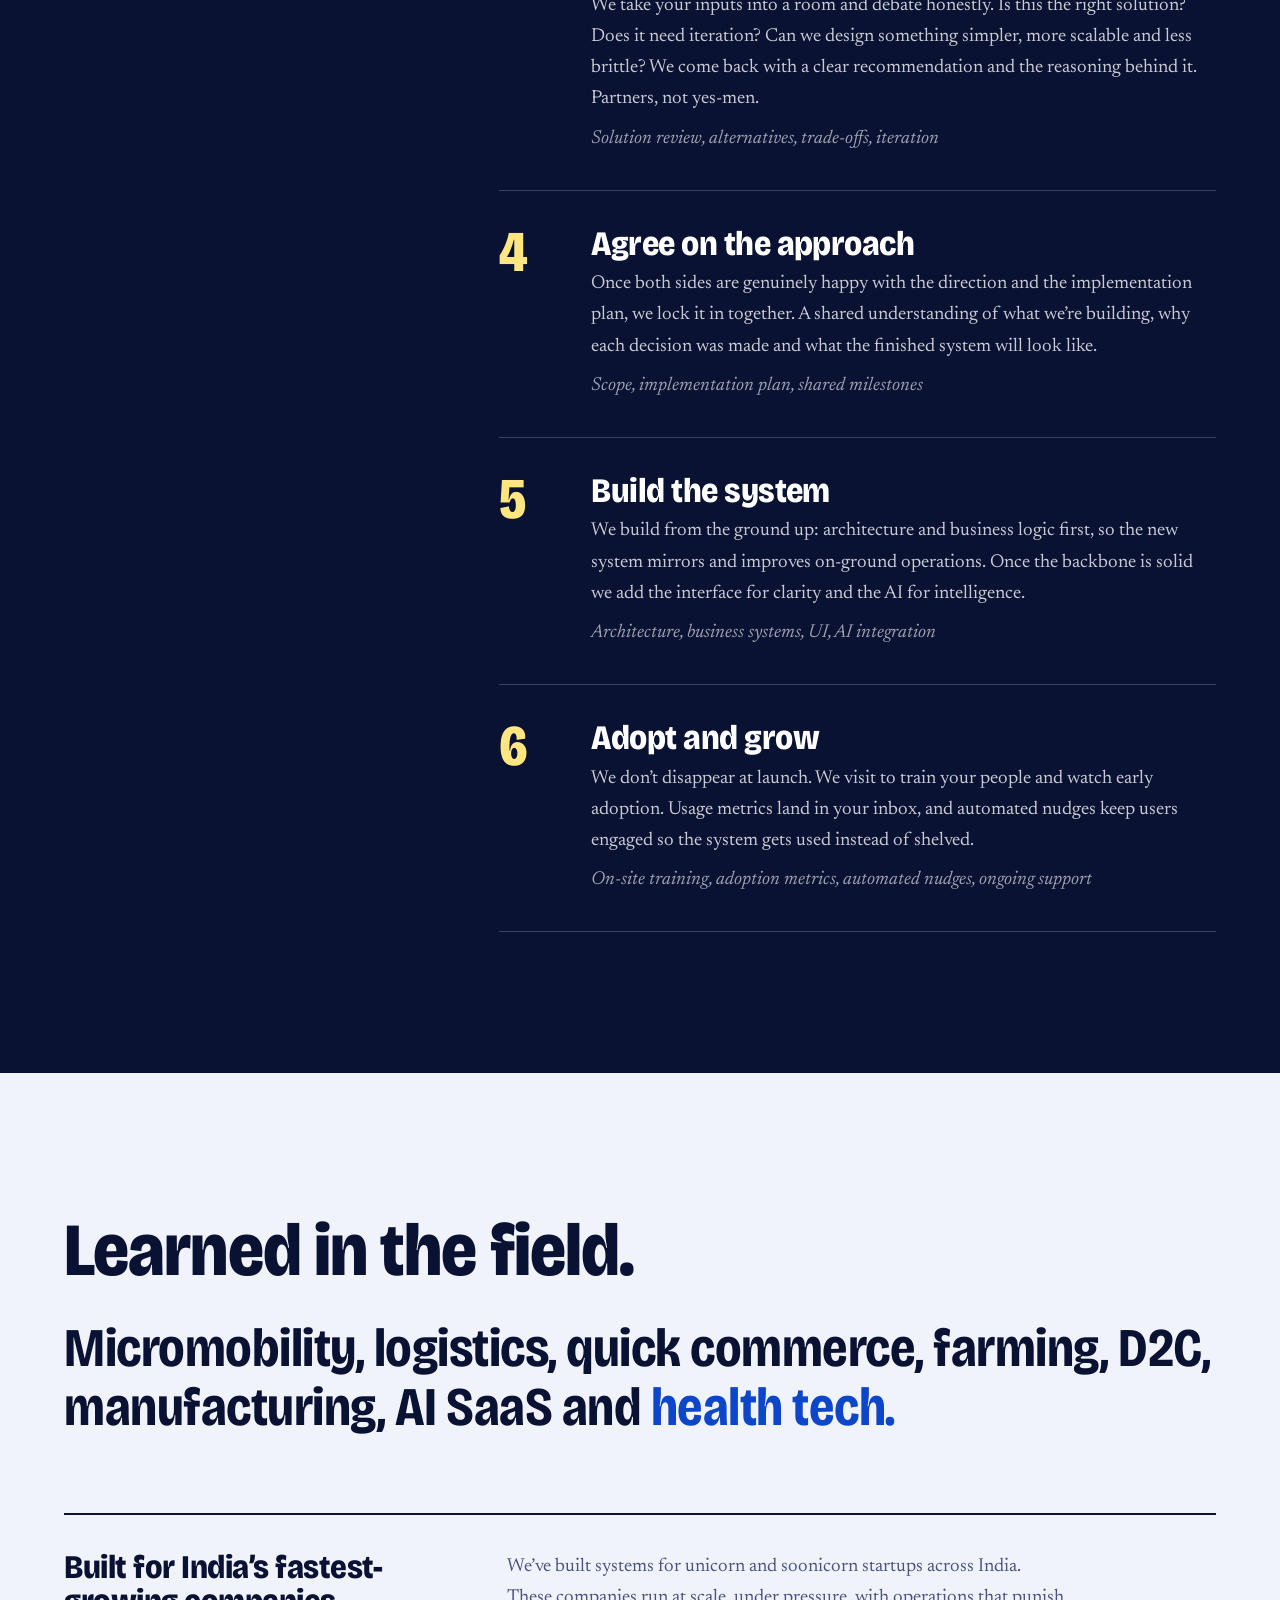
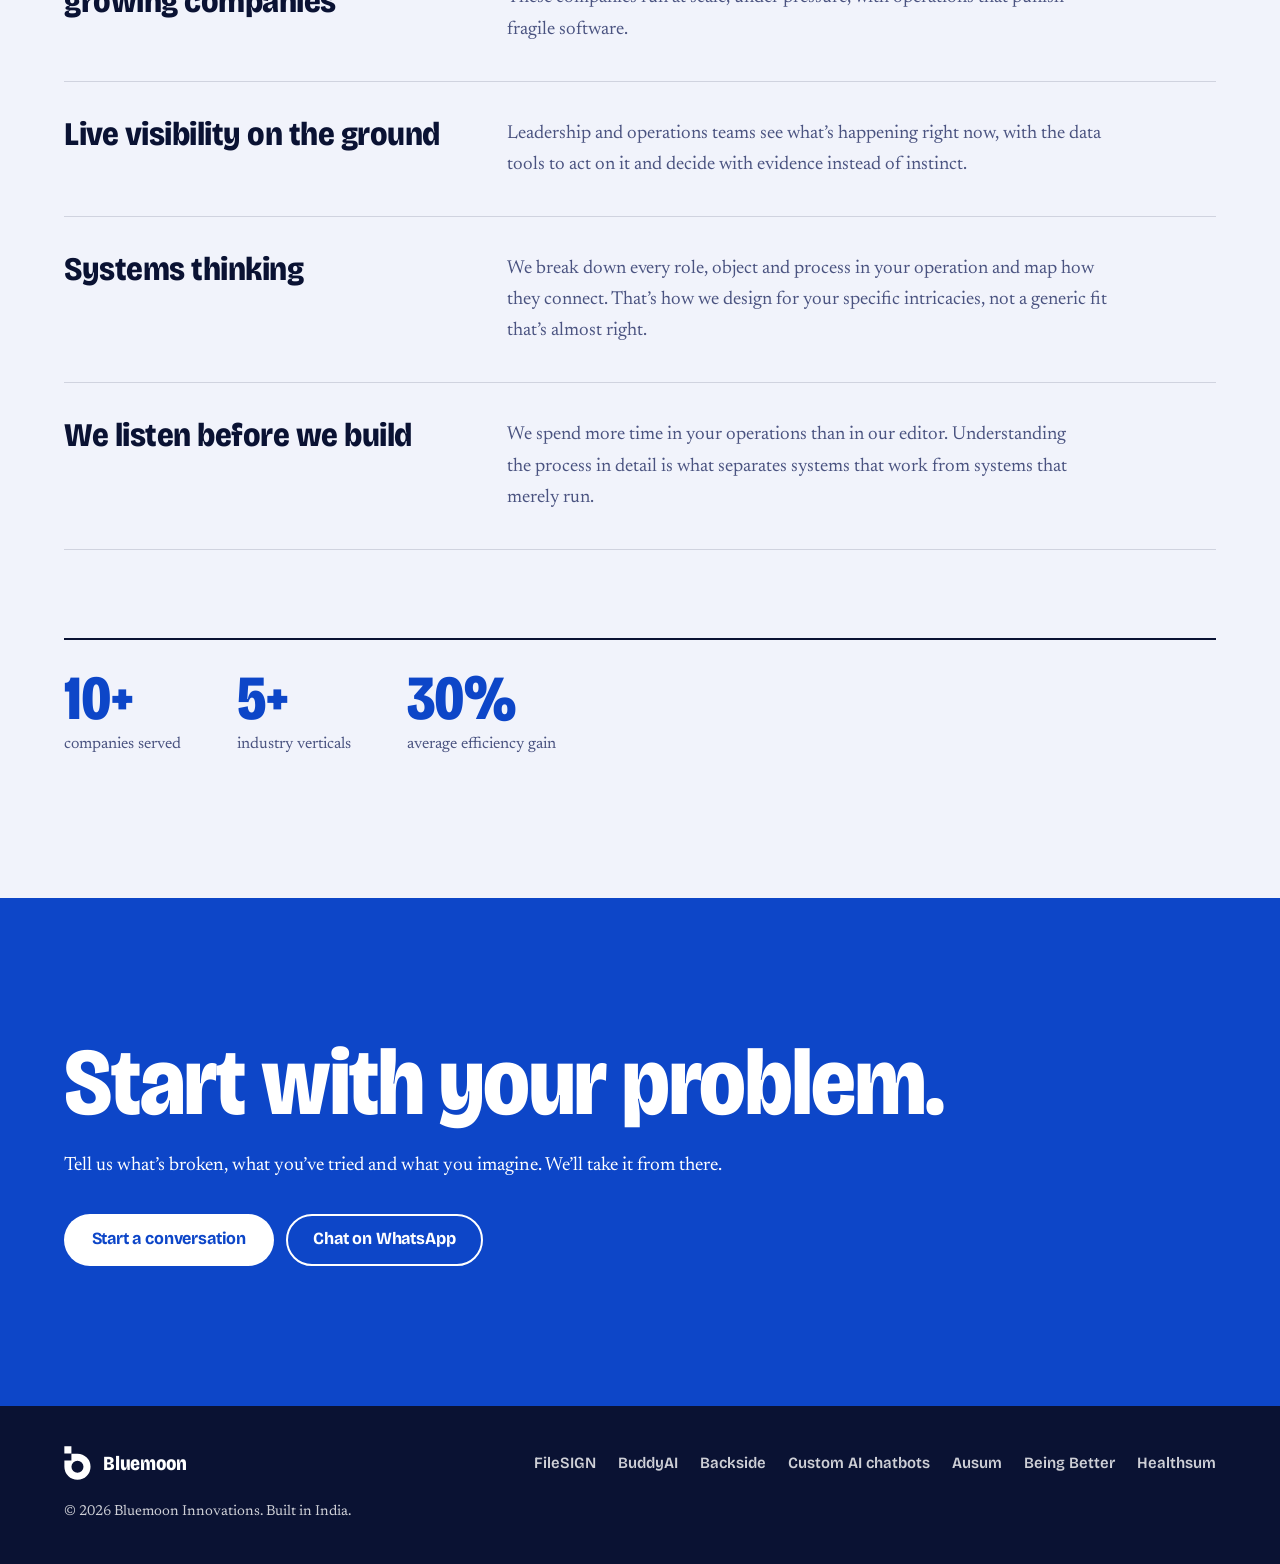
<file: process.html>
<!DOCTYPE html>
<html lang="en">
<head>
<meta charset="UTF-8">
<meta name="viewport" content="width=device-width, initial-scale=1.0">
<title>Process | Bluemoon Innovations</title>
<meta name="description" content="How Bluemoon works: six steps from problem to a system your team actually uses.">
<meta property="og:title" content="Process | Bluemoon Innovations">
<meta property="og:description" content="How Bluemoon works: six steps from problem to a system your team actually uses.">
<meta property="og:type" content="website">
<link rel="icon" type="image/svg+xml" href="assets/mark.svg">
<link rel="preconnect" href="https://fonts.googleapis.com">
<link rel="preconnect" href="https://fonts.gstatic.com" crossorigin>
<link href="https://fonts.googleapis.com/css2?family=Bricolage+Grotesque:opsz,wdth,wght@12..96,75..100,200..800&family=Newsreader:ital,opsz,wght@0,6..72,400..600;1,6..72,400..600&display=swap" rel="stylesheet">
<link rel="stylesheet" href="assets/site.css">
<!-- RB2B visitor identification -->
<script>!function(key){if(window.reb2b)return;window.reb2b={loaded:true};var s=document.createElement("script");s.async=true;s.src="https://ddwl4m2hdecbv.cloudfront.net/b/"+key+"/"+key+".js.gz";document.getElementsByTagName("script")[0].parentNode.insertBefore(s,document.getElementsByTagName("script")[0]);}("7N850H5W2XN1");</script>
<!-- Microsoft Clarity session recording & heatmaps -->
<script type="text/javascript">
    (function(c,l,a,r,i,t,y){
        c[a]=c[a]||function(){(c[a].q=c[a].q||[]).push(arguments)};
        t=l.createElement(r);t.async=1;t.src="https://www.clarity.ms/tag/"+i;
        y=l.getElementsByTagName(r)[0];y.parentNode.insertBefore(t,y);
    })(window, document, "clarity", "script", "xbkijk79ph");
</script>
</head>
<body>
<a class="skip" href="#main">Skip to content</a>
<header class="nav" id="nav">
  <a class="brand" href="index.html" aria-label="Bluemoon Innovations, home"><svg viewBox="655 400 620 785" aria-hidden="true"><path fill-rule="evenodd" d="M663 405H826V573H663Z M826 576H966A302 302 0 0 1 966 1180A302 302 0 0 1 664 878V735H826Z M1105 878A139 139 0 1 0 827 878A139 139 0 1 0 1105 878Z"/></svg><span>Bluemoon</span></a>
  <button class="nav-toggle" aria-expanded="false" aria-controls="nav-links">Menu</button>
  <ul class="nav-links" id="nav-links">
    <li><a href="index.html#products">Products</a></li>
    <li><a href="index.html#services">Services</a></li>
    <li><a href="process.html" aria-current="page">Process</a></li>
    <li><a href="index.html#careers">Careers</a></li>
  </ul>
  <a class="btn" href="index.html#contact">Start a project</a>
</header>

<main id="main">
<section class="phero on-dark">
  <div class="wrap" style="min-height:min(62svh,560px);display:flex;flex-direction:column;justify-content:flex-end">
    <h1>Rigour before pixels.</h1>
    <p class="lede">We spend more time in the problem than in the solution, because a system built on understanding beats one built on assumptions.</p>
  </div>
</section>

<section class="section on-night on-dark">
  <div class="wrap split">
    <header>
      <h2>Six steps from problem to live.</h2>
      <p>We work as closely with you as you’re comfortable with. No hand-off culture and no black boxes. Every decision is made together.</p>
    </header>
    <ol class="steps"><li><h3>Understand the problem</h3><div><p>A good solution needs a well-defined problem. We go deep into what’s broken: where it started, what keeps feeding it and the workarounds you’ve already tried. We study your current workflows, shadow your teams if needed, and map the full weight of the problem before a single wireframe is drawn.</p><p class="bar-note" style="color:rgba(255,255,255,.6);margin-top:8px">Problem origin, root cause, current gaps, stakeholder interviews</p></div></li><li><h3>Explore your ideas</h3><div><p>You’ve been living with this problem and you have instincts about the fix. We want all of it: mockups, rough sketches, a chit with scribbled ideas, a voice note. We meet you where you are and treat every artefact as a clue to what success looks like to you.</p><p class="bar-note" style="color:rgba(255,255,255,.6);margin-top:8px">Mockups, blueprints, reference products, rough ideas</p></div></li><li><h3>Debate and refine</h3><div><p>We take your inputs into a room and debate honestly. Is this the right solution? Does it need iteration? Can we design something simpler, more scalable and less brittle? We come back with a clear recommendation and the reasoning behind it. Partners, not yes-men.</p><p class="bar-note" style="color:rgba(255,255,255,.6);margin-top:8px">Solution review, alternatives, trade-offs, iteration</p></div></li><li><h3>Agree on the approach</h3><div><p>Once both sides are genuinely happy with the direction and the implementation plan, we lock it in together. A shared understanding of what we’re building, why each decision was made and what the finished system will look like.</p><p class="bar-note" style="color:rgba(255,255,255,.6);margin-top:8px">Scope, implementation plan, shared milestones</p></div></li><li><h3>Build the system</h3><div><p>We build from the ground up: architecture and business logic first, so the new system mirrors and improves on-ground operations. Once the backbone is solid we add the interface for clarity and the AI for intelligence.</p><p class="bar-note" style="color:rgba(255,255,255,.6);margin-top:8px">Architecture, business systems, UI, AI integration</p></div></li><li><h3>Adopt and grow</h3><div><p>We don’t disappear at launch. We visit to train your people and watch early adoption. Usage metrics land in your inbox, and automated nudges keep users engaged so the system gets used instead of shelved.</p><p class="bar-note" style="color:rgba(255,255,255,.6);margin-top:8px">On-site training, adoption metrics, automated nudges, ongoing support</p></div></li></ol>
  </div>
</section>

<section class="section">
  <div class="wrap">
    <h2 style="margin-bottom:32px">Learned in the field.</h2>
    <p class="industries">Micromobility, logistics, quick commerce, farming, D2C, manufacturing, AI SaaS and <span>health tech.</span></p>
    <ul class="defs" style="margin-top:clamp(40px,6vw,80px)">
      <li><h3>Built for India’s fastest-growing companies</h3><p>We’ve built systems for unicorn and soonicorn startups across India. These companies run at scale, under pressure, with operations that punish fragile software.</p></li>
      <li><h3>Live visibility on the ground</h3><p>Leadership and operations teams see what’s happening right now, with the data tools to act on it and decide with evidence instead of instinct.</p></li>
      <li><h3>Systems thinking</h3><p>We break down every role, object and process in your operation and map how they connect. That’s how we design for your specific intricacies, not a generic fit that’s almost right.</p></li>
      <li><h3>We listen before we build</h3><p>We spend more time in your operations than in our editor. Understanding the process in detail is what separates systems that work from systems that merely run.</p></li>
    </ul>
    <div class="facts">
      <div class="fact"><b>10+</b><span>companies served</span></div>
      <div class="fact"><b>5+</b><span>industry verticals</span></div>
      <div class="fact"><b>30%</b><span>average efficiency gain</span></div>
    </div>
  </div>
</section>

<section class="cta" style="--accent:var(--blue);--accent-fg:#fff">
  <div class="wrap">
    <h2>Start with your problem.</h2>
    <p>Tell us what’s broken, what you’ve tried and what you imagine. We’ll take it from there.</p>
    <div class="actions"><a class="btn" href="index.html#contact">Start a conversation</a><a class="btn btn-line" href="https://wa.me/919003626854?text=Hey%2C%20I%20checked%20out%20your%20website%20and%20would%20like%20to%20talk%20about%20a%20project%20I%20want%20to%20brainstorm%20and%20build%20with%20you%20guys." target="_blank" rel="noopener">Chat on WhatsApp</a></div>
  </div>
</section>
</main>
<footer class="foot on-dark">
  <div class="foot-in">
    <a class="brand" href="index.html" aria-label="Bluemoon Innovations, home"><svg viewBox="655 400 620 785" aria-hidden="true"><path fill-rule="evenodd" d="M663 405H826V573H663Z M826 576H966A302 302 0 0 1 966 1180A302 302 0 0 1 664 878V735H826Z M1105 878A139 139 0 1 0 827 878A139 139 0 1 0 1105 878Z"/></svg><span>Bluemoon</span></a>
    <nav aria-label="Products"><a href="products/filesign.html">FileSIGN</a><a href="products/buddyai.html">BuddyAI</a><a href="products/backside.html">Backside</a><a href="products/robin-copilot.html">Custom AI chatbots</a><a href="products/ausum.html">Ausum</a><a href="products/being-better.html">Being Better</a><a href="products/healthsum.html">Healthsum</a></nav>
    <small>© 2026 Bluemoon Innovations. Built in India.</small>
  </div>
</footer>
<script src="assets/site.js"></script>
</body>
</html>
</file>
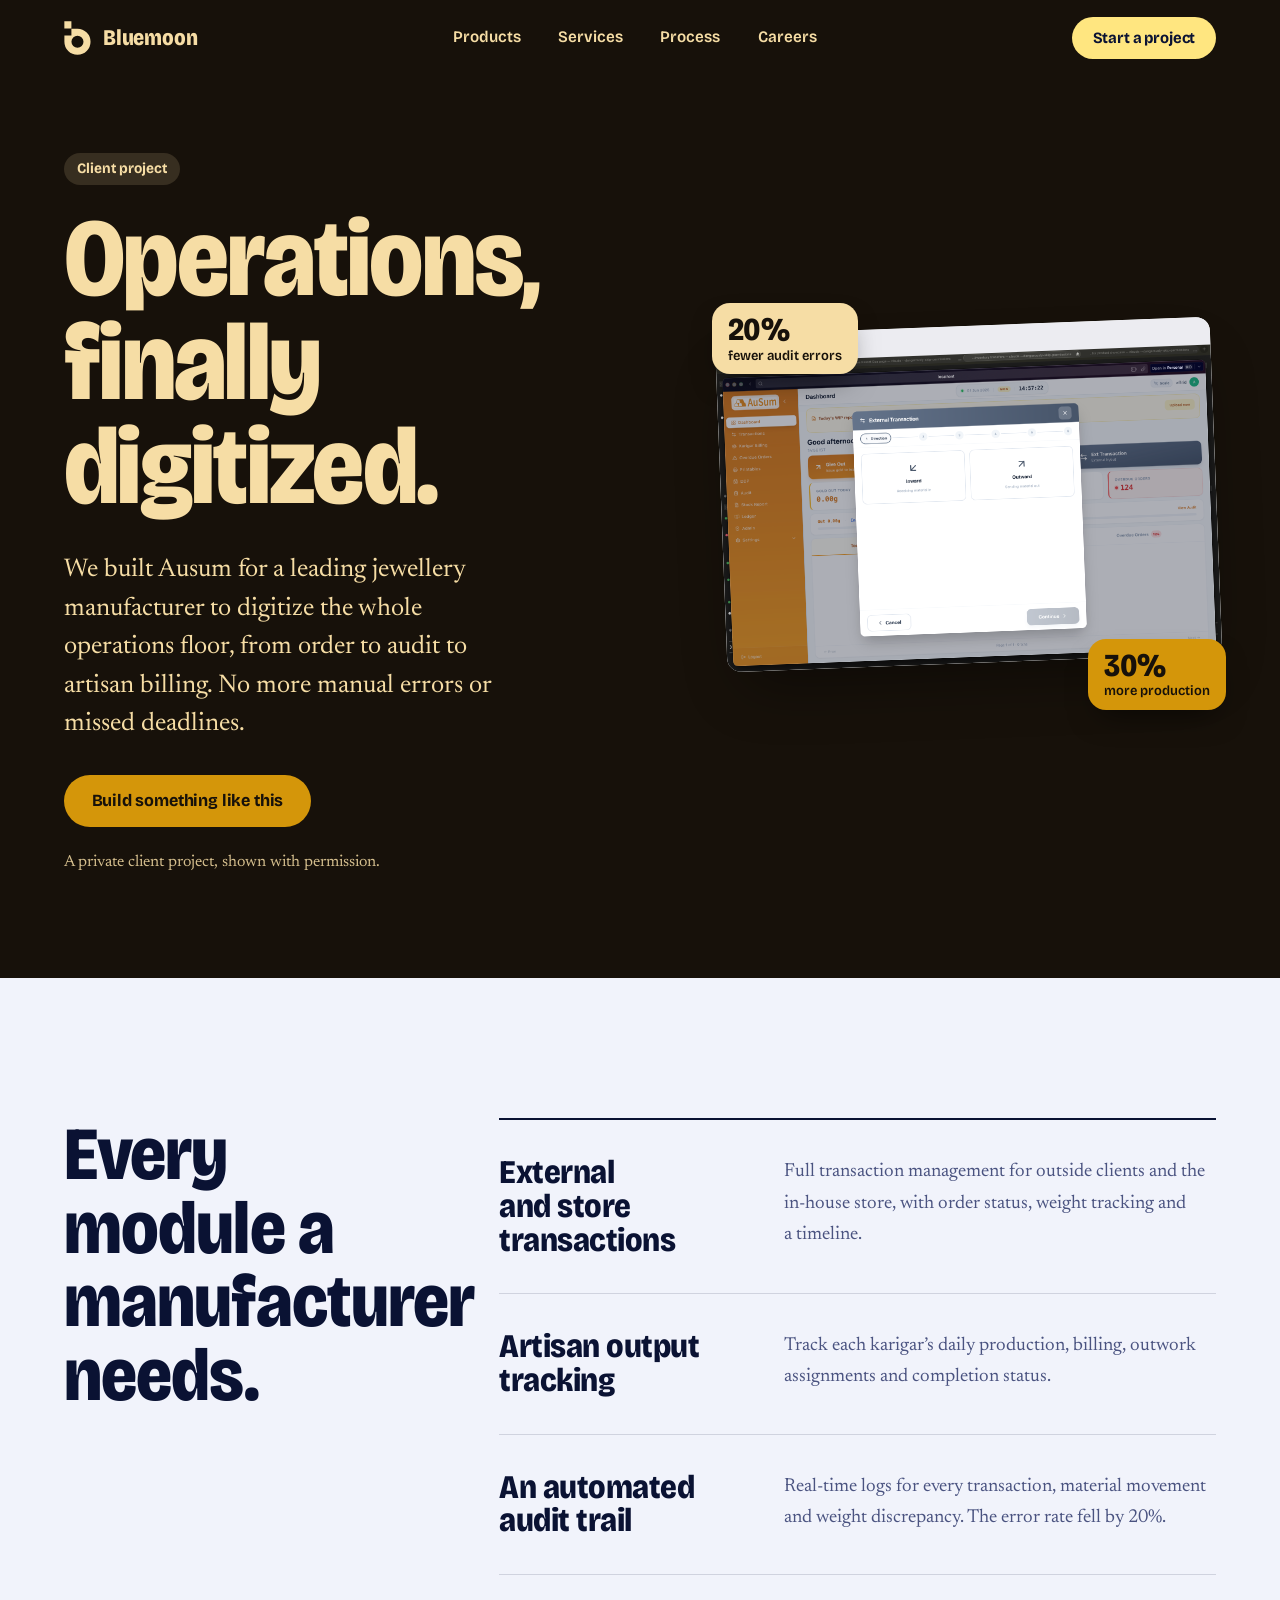
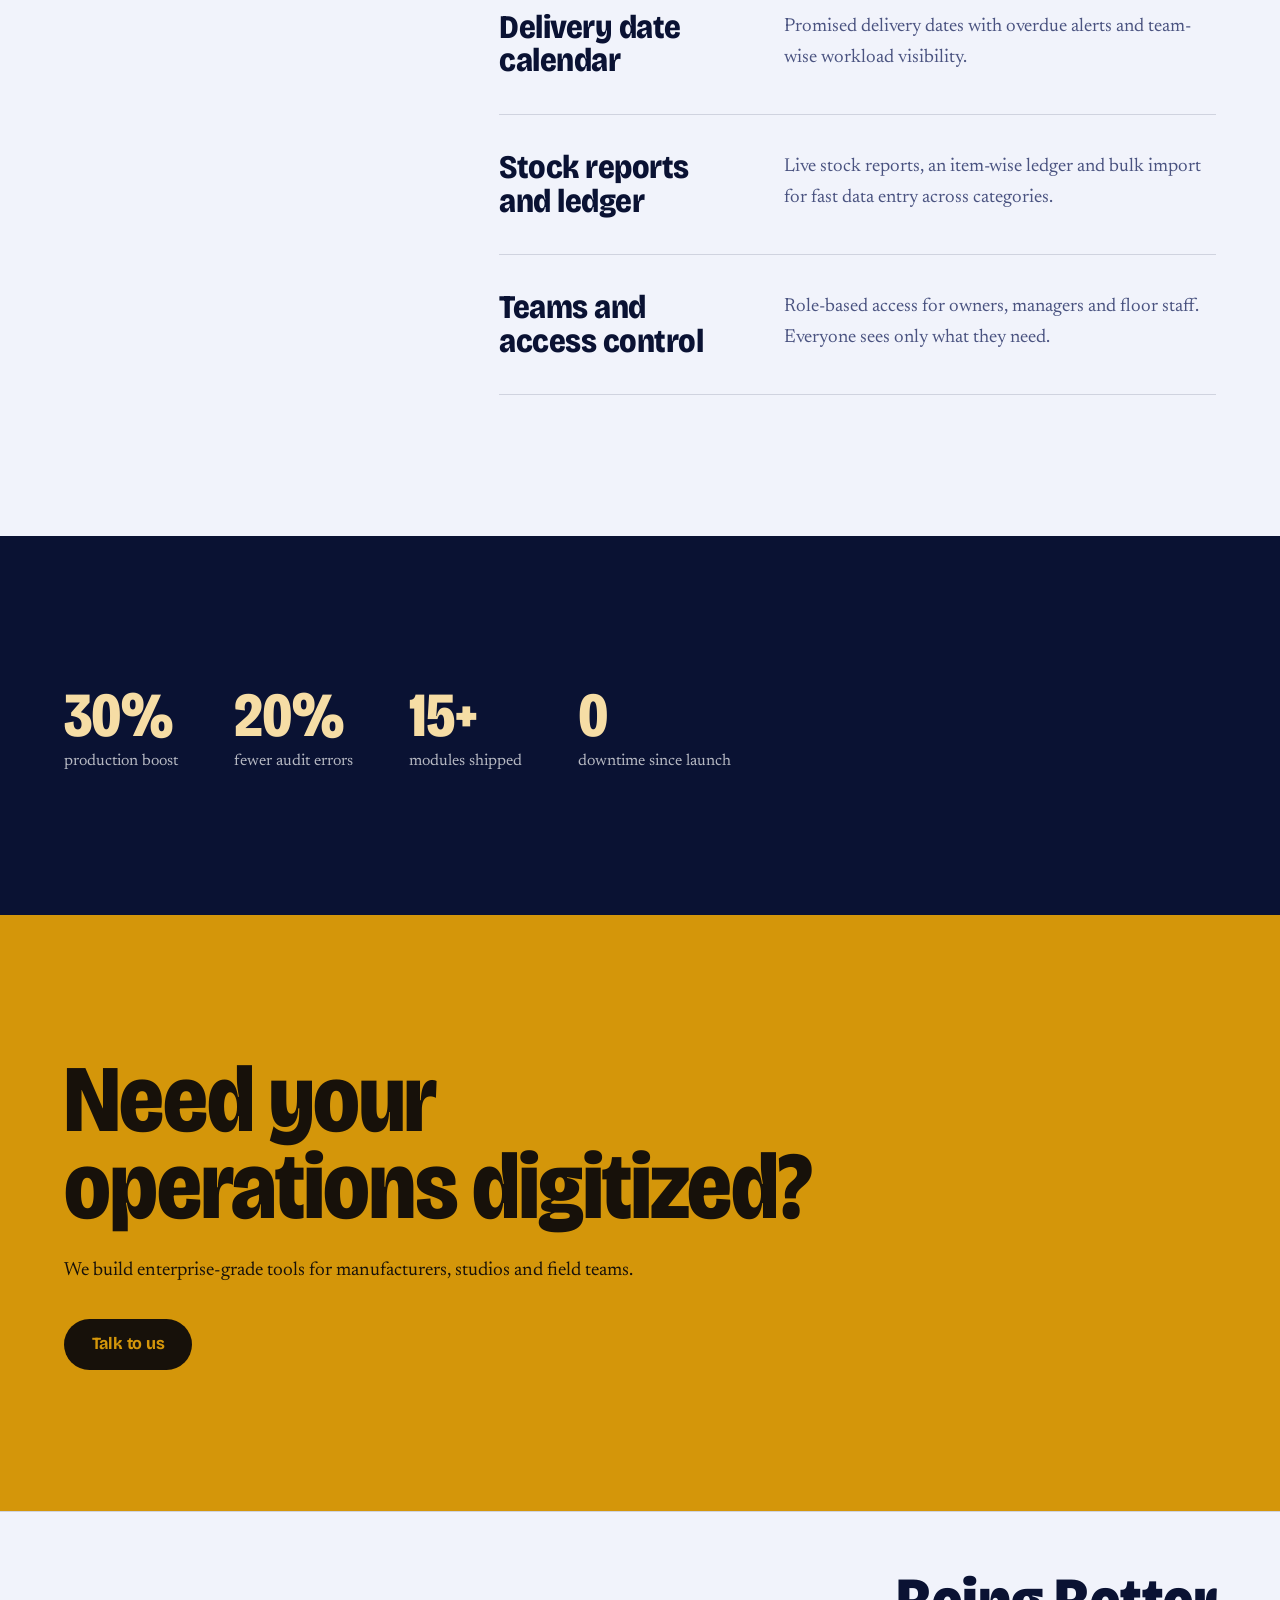
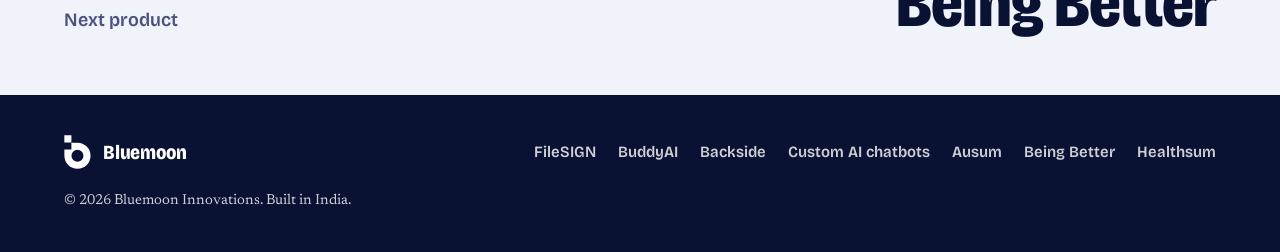
<file: products/ausum.html>
<!DOCTYPE html>
<html lang="en">
<head>
<meta charset="UTF-8">
<meta name="viewport" content="width=device-width, initial-scale=1.0">
<title>Ausum | Bluemoon Innovations</title>
<meta name="description" content="Operations software for a jewellery manufacturer: 30% more production and 20% fewer audit errors.">
<meta property="og:title" content="Ausum | Bluemoon Innovations">
<meta property="og:description" content="Operations software for a jewellery manufacturer: 30% more production and 20% fewer audit errors.">
<meta property="og:type" content="website">
<link rel="icon" type="image/svg+xml" href="../assets/mark.svg">
<link rel="preconnect" href="https://fonts.googleapis.com">
<link rel="preconnect" href="https://fonts.gstatic.com" crossorigin>
<link href="https://fonts.googleapis.com/css2?family=Bricolage+Grotesque:opsz,wdth,wght@12..96,75..100,200..800&family=Newsreader:ital,opsz,wght@0,6..72,400..600;1,6..72,400..600&display=swap" rel="stylesheet">
<link rel="stylesheet" href="../assets/site.css">
<style>:root{--hero-bg:#17110A;--hero-fg:#F6DDA5;--accent:#D4960A;--accent-fg:#17110A;}</style>
<!-- RB2B visitor identification -->
<script>!function(key){if(window.reb2b)return;window.reb2b={loaded:true};var s=document.createElement("script");s.async=true;s.src="https://ddwl4m2hdecbv.cloudfront.net/b/"+key+"/"+key+".js.gz";document.getElementsByTagName("script")[0].parentNode.insertBefore(s,document.getElementsByTagName("script")[0]);}("7N850H5W2XN1");</script>
<!-- Microsoft Clarity session recording & heatmaps -->
<script type="text/javascript">
    (function(c,l,a,r,i,t,y){
        c[a]=c[a]||function(){(c[a].q=c[a].q||[]).push(arguments)};
        t=l.createElement(r);t.async=1;t.src="https://www.clarity.ms/tag/"+i;
        y=l.getElementsByTagName(r)[0];y.parentNode.insertBefore(t,y);
    })(window, document, "clarity", "script", "xbkijk79ph");
</script>
</head>
<body>
<a class="skip" href="#main">Skip to content</a>
<header class="nav" id="nav">
  <a class="brand" href="../index.html" aria-label="Bluemoon Innovations, home"><svg viewBox="655 400 620 785" aria-hidden="true"><path fill-rule="evenodd" d="M663 405H826V573H663Z M826 576H966A302 302 0 0 1 966 1180A302 302 0 0 1 664 878V735H826Z M1105 878A139 139 0 1 0 827 878A139 139 0 1 0 1105 878Z"/></svg><span>Bluemoon</span></a>
  <button class="nav-toggle" aria-expanded="false" aria-controls="nav-links">Menu</button>
  <ul class="nav-links" id="nav-links">
    <li><a href="../index.html#products">Products</a></li>
    <li><a href="../index.html#services">Services</a></li>
    <li><a href="../process.html">Process</a></li>
    <li><a href="../index.html#careers">Careers</a></li>
  </ul>
  <a class="btn" href="../index.html#contact">Start a project</a>
</header>

<main id="main">
<section class="phero " style="">
  <div class="wrap phero-in">
    <div>
      <span class="chip">Client project</span>
      <h1>Operations, finally digitized.</h1>
      <p class="lede">We built Ausum for a leading jewellery manufacturer to digitize the whole operations floor, from order to audit to artisan billing. No more manual errors or missed deadlines.</p>
      <div class="actions"><a class="btn btn-main" href="../index.html#contact">Build something like this</a></div>
      <p class="meta">A private client project, shown with permission.</p>
    </div>
    <div class="phero-visual"><div style="position:relative;padding-bottom:8%"><div class="frame tilt-l"><div class="frame-bar" aria-hidden="true"><i></i><i></i><i></i></div><img src="../images/ausum-screenshot.png" alt="Ausum operations dashboard" width="1680" height="1050" loading="lazy"></div><div class="stat-sticker" style="right:-2%;bottom:-2%">30%<small>more production</small></div><div class="stat-sticker" style="--accent:#F6DDA5;left:-2%;top:-6%">20%<small>fewer audit errors</small></div></div></div>
  </div>
</section>

<section class="bandsec">
  <div class="wrap split">
    <header><h2>Every module a manufacturer needs.</h2></header>
    <ul class="defs"><li><h3>External and store transactions</h3><p>Full transaction management for outside clients and the in-house store, with order status, weight tracking and a timeline.</p></li><li><h3>Artisan output tracking</h3><p>Track each karigar’s daily production, billing, outwork assignments and completion status.</p></li><li><h3>An automated audit trail</h3><p>Real-time logs for every transaction, material movement and weight discrepancy. The error rate fell by 20%.</p></li><li><h3>Delivery date calendar</h3><p>Promised delivery dates with overdue alerts and team-wise workload visibility.</p></li><li><h3>Stock reports and ledger</h3><p>Live stock reports, an item-wise ledger and bulk import for fast data entry across categories.</p></li><li><h3>Teams and access control</h3><p>Role-based access for owners, managers and floor staff. Everyone sees only what they need.</p></li></ul>
  </div>
</section>
<section class="bandsec on-night" style="color:#fff"><div class="wrap"><div class="statrow"><div class="fact"><b style="color:#F6DDA5">30%</b><span style="color:rgba(255,255,255,.7)">production boost</span></div><div class="fact"><b style="color:#F6DDA5">20%</b><span style="color:rgba(255,255,255,.7)">fewer audit errors</span></div><div class="fact"><b style="color:#F6DDA5">15+</b><span style="color:rgba(255,255,255,.7)">modules shipped</span></div><div class="fact"><b style="color:#F6DDA5">0</b><span style="color:rgba(255,255,255,.7)">downtime since launch</span></div></div></div></section>
<section class="cta">
  <div class="wrap">
    <h2>Need your operations digitized?</h2><p>We build enterprise-grade tools for manufacturers, studios and field teams.</p><div class="actions"><a class="btn" href="../index.html#contact">Talk to us</a></div>
  </div>
</section>
<a class="next" href="being-better.html"><span>Next product</span><b>Being Better</b></a>
</main>
<footer class="foot on-dark">
  <div class="foot-in">
    <a class="brand" href="../index.html" aria-label="Bluemoon Innovations, home"><svg viewBox="655 400 620 785" aria-hidden="true"><path fill-rule="evenodd" d="M663 405H826V573H663Z M826 576H966A302 302 0 0 1 966 1180A302 302 0 0 1 664 878V735H826Z M1105 878A139 139 0 1 0 827 878A139 139 0 1 0 1105 878Z"/></svg><span>Bluemoon</span></a>
    <nav aria-label="Products"><a href="../products/filesign.html">FileSIGN</a><a href="../products/buddyai.html">BuddyAI</a><a href="../products/backside.html">Backside</a><a href="../products/robin-copilot.html">Custom AI chatbots</a><a href="../products/ausum.html">Ausum</a><a href="../products/being-better.html">Being Better</a><a href="../products/healthsum.html">Healthsum</a></nav>
    <small>© 2026 Bluemoon Innovations. Built in India.</small>
  </div>
</footer>
<script src="../assets/site.js"></script>
</body>
</html>
</file>
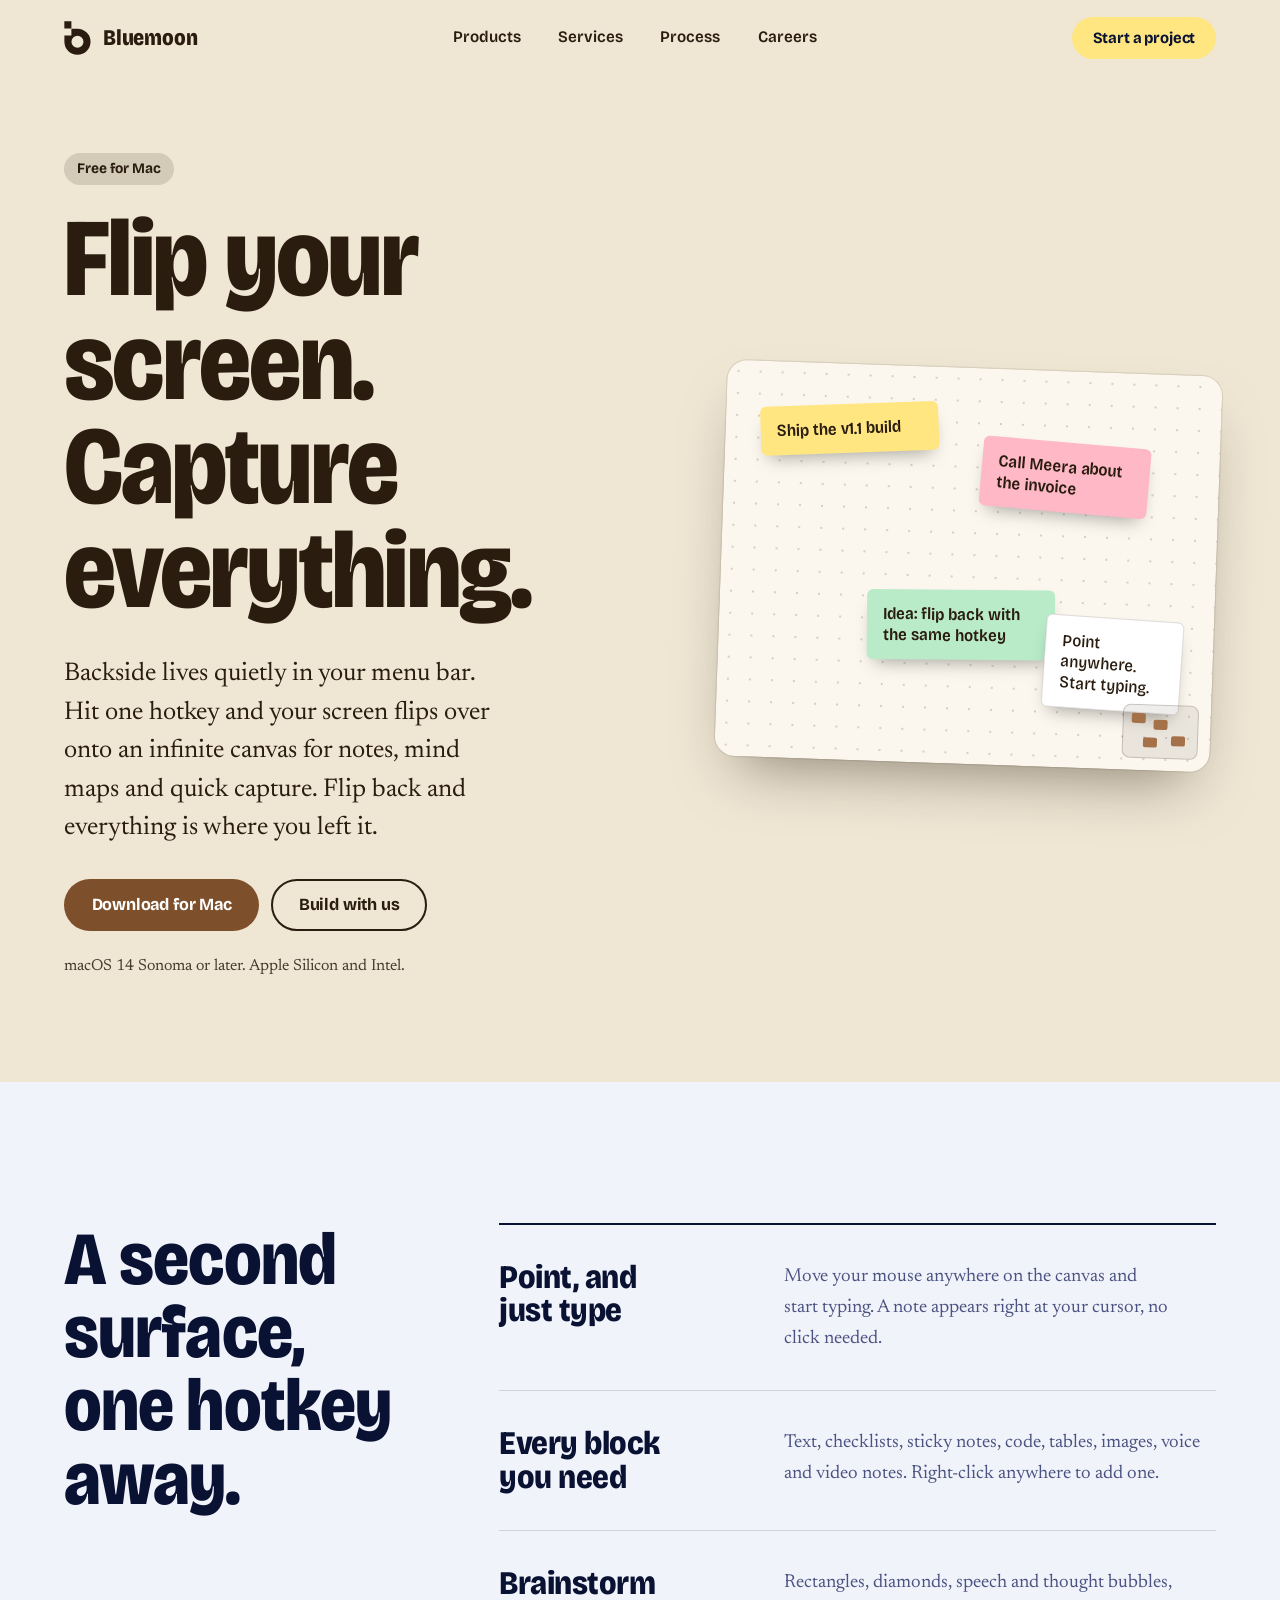
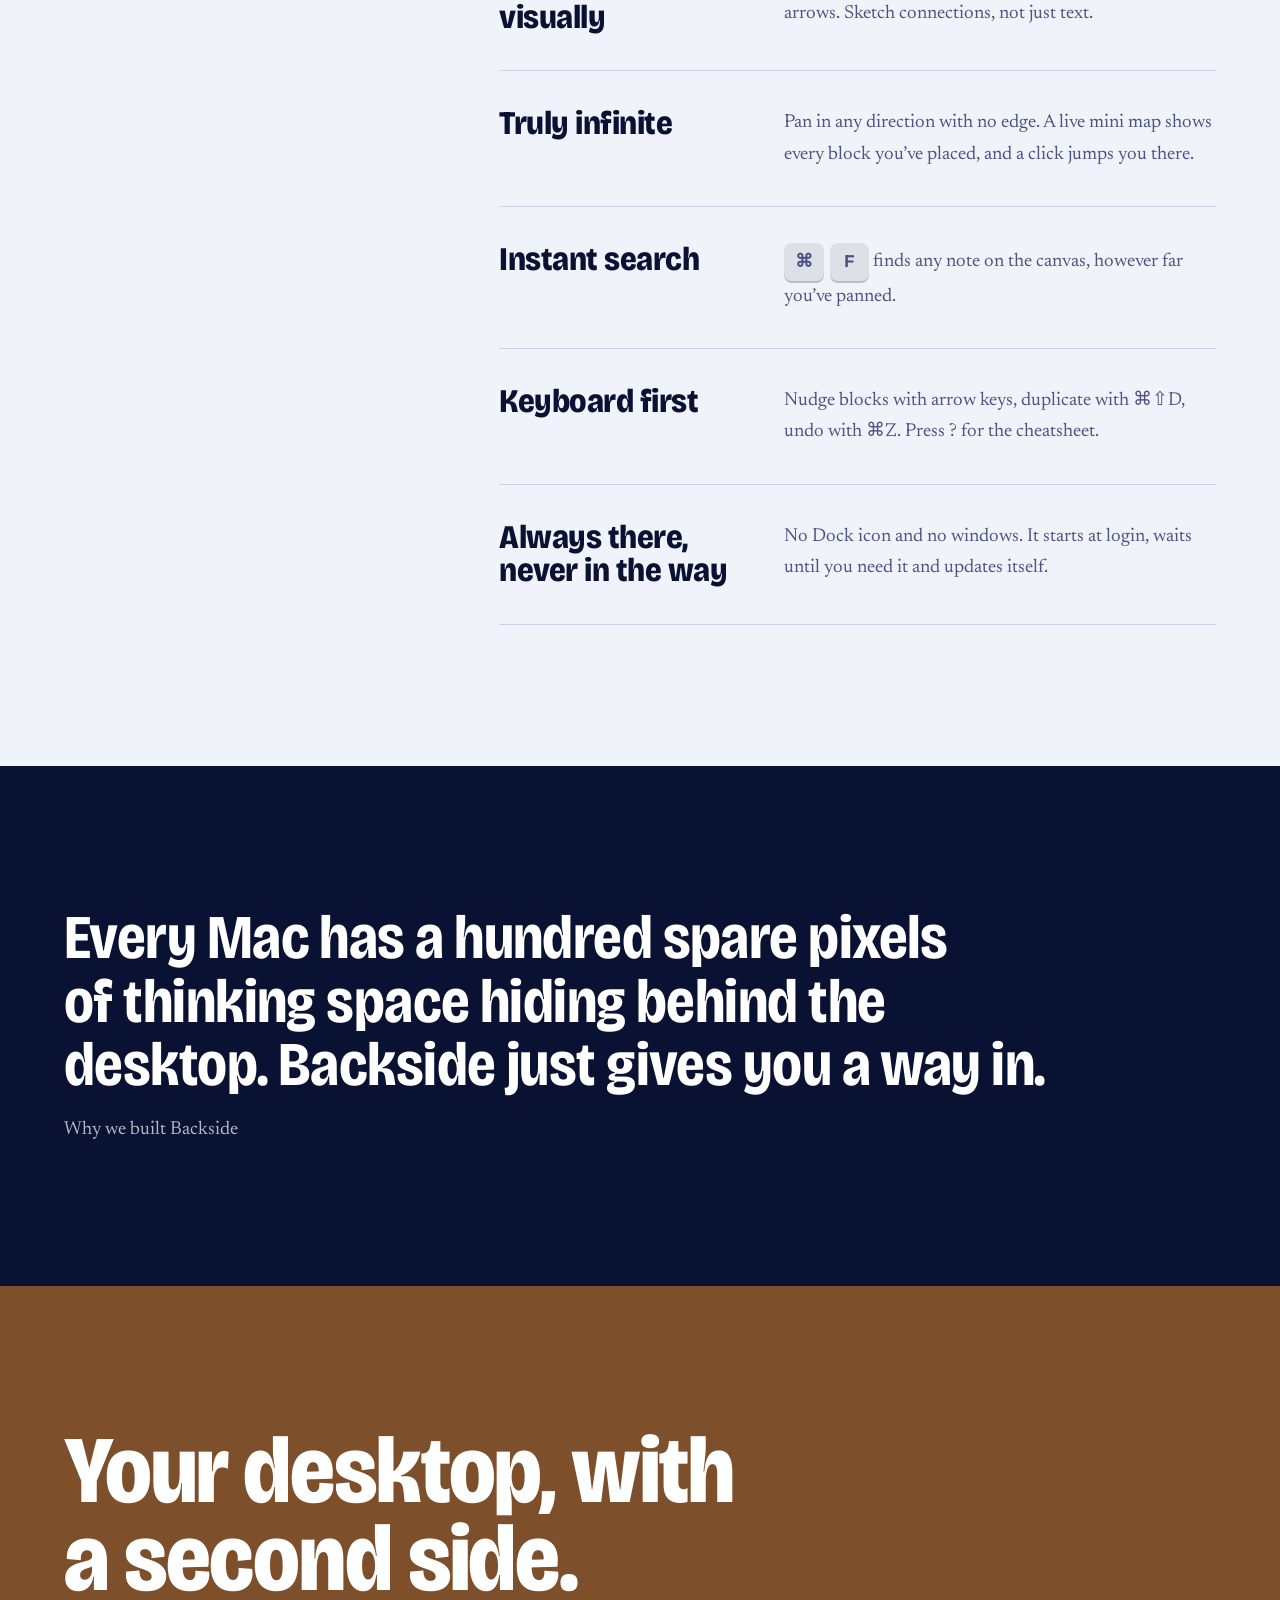
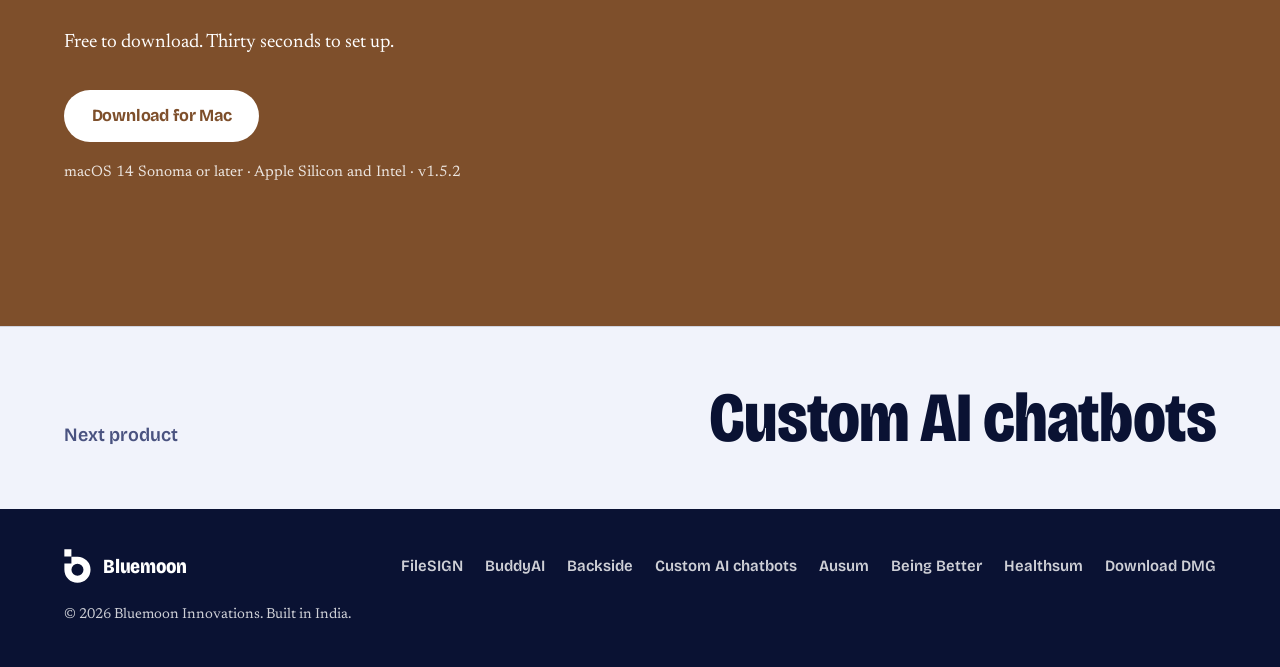
<file: products/backside.html>
<!DOCTYPE html>
<html lang="en">
<head>
<meta charset="UTF-8">
<meta name="viewport" content="width=device-width, initial-scale=1.0">
<title>Backside | Bluemoon Innovations</title>
<meta name="description" content="Flip your Mac screen onto an infinite canvas with one hotkey. Notes, shapes, sticky ideas and quick capture. Free.">
<meta property="og:title" content="Backside | Bluemoon Innovations">
<meta property="og:description" content="Flip your Mac screen onto an infinite canvas with one hotkey. Notes, shapes, sticky ideas and quick capture. Free.">
<meta property="og:type" content="website">
<link rel="icon" type="image/svg+xml" href="../assets/mark.svg">
<link rel="preconnect" href="https://fonts.googleapis.com">
<link rel="preconnect" href="https://fonts.gstatic.com" crossorigin>
<link href="https://fonts.googleapis.com/css2?family=Bricolage+Grotesque:opsz,wdth,wght@12..96,75..100,200..800&family=Newsreader:ital,opsz,wght@0,6..72,400..600;1,6..72,400..600&display=swap" rel="stylesheet">
<link rel="stylesheet" href="../assets/site.css">
<style>:root{--hero-bg:#EFE6D4;--hero-fg:#2A1D10;--accent:#7E4F2B;--accent-fg:#FFFFFF;}</style>
<!-- RB2B visitor identification -->
<script>!function(key){if(window.reb2b)return;window.reb2b={loaded:true};var s=document.createElement("script");s.async=true;s.src="https://ddwl4m2hdecbv.cloudfront.net/b/"+key+"/"+key+".js.gz";document.getElementsByTagName("script")[0].parentNode.insertBefore(s,document.getElementsByTagName("script")[0]);}("7N850H5W2XN1");</script>
<!-- Microsoft Clarity session recording & heatmaps -->
<script type="text/javascript">
    (function(c,l,a,r,i,t,y){
        c[a]=c[a]||function(){(c[a].q=c[a].q||[]).push(arguments)};
        t=l.createElement(r);t.async=1;t.src="https://www.clarity.ms/tag/"+i;
        y=l.getElementsByTagName(r)[0];y.parentNode.insertBefore(t,y);
    })(window, document, "clarity", "script", "xbkijk79ph");
</script>
</head>
<body>
<a class="skip" href="#main">Skip to content</a>
<header class="nav" id="nav">
  <a class="brand" href="../index.html" aria-label="Bluemoon Innovations, home"><svg viewBox="655 400 620 785" aria-hidden="true"><path fill-rule="evenodd" d="M663 405H826V573H663Z M826 576H966A302 302 0 0 1 966 1180A302 302 0 0 1 664 878V735H826Z M1105 878A139 139 0 1 0 827 878A139 139 0 1 0 1105 878Z"/></svg><span>Bluemoon</span></a>
  <button class="nav-toggle" aria-expanded="false" aria-controls="nav-links">Menu</button>
  <ul class="nav-links" id="nav-links">
    <li><a href="../index.html#products">Products</a></li>
    <li><a href="../index.html#services">Services</a></li>
    <li><a href="../process.html">Process</a></li>
    <li><a href="../index.html#careers">Careers</a></li>
  </ul>
  <a class="btn" href="../index.html#contact">Start a project</a>
</header>

<main id="main">
<section class="phero " style="">
  <div class="wrap phero-in">
    <div>
      <span class="chip">Free for Mac</span>
      <h1>Flip your screen. Capture everything.</h1>
      <p class="lede">Backside lives quietly in your menu bar. Hit one hotkey and your screen flips over onto an infinite canvas for notes, mind maps and quick capture. Flip back and everything is where you left it.</p>
      <div class="actions"><a class="btn btn-main" href="https://releases.bluemooninnovations.com/Backside-1.5.2.dmg">Download for Mac</a><a class="btn btn-line" href="../index.html#contact">Build with us</a></div>
      <p class="meta">macOS 14 Sonoma or later. Apple Silicon and Intel. <span data-downloads hidden></span></p>
    </div>
    <div class="phero-visual"><div class="canvas tilt-r" role="img" aria-label="The Backside canvas, with sticky notes">
        <div class="note y">Ship the v1.1 build</div><div class="note p">Call Meera about the invoice</div>
        <div class="note g">Idea: flip back with the same hotkey</div><div class="note t">Point anywhere. Start typing.</div>
        <div class="mini"><i style="left:8px;top:8px"></i><i style="left:30px;top:14px"></i><i style="left:20px;top:32px"></i><i style="left:48px;top:30px"></i></div></div></div>
  </div>
</section>

<section class="bandsec">
  <div class="wrap split">
    <header><h2>A second surface, one hotkey away.</h2></header>
    <ul class="defs"><li><h3>Point, and just type</h3><p>Move your mouse anywhere on the canvas and start typing. A note appears right at your cursor, no click needed.</p></li><li><h3>Every block you need</h3><p>Text, checklists, sticky notes, code, tables, images, voice and video notes. Right-click anywhere to add one.</p></li><li><h3>Brainstorm visually</h3><p>Rectangles, diamonds, speech and thought bubbles, arrows. Sketch connections, not just text.</p></li><li><h3>Truly infinite</h3><p>Pan in any direction with no edge. A live mini map shows every block you’ve placed, and a click jumps you there.</p></li><li><h3>Instant search</h3><p><span class="keys"><span class="key">⌘</span><span class="key">F</span></span> finds any note on the canvas, however far you’ve panned.</p></li><li><h3>Keyboard first</h3><p>Nudge blocks with arrow keys, duplicate with ⌘⇧D, undo with ⌘Z. Press ? for the cheatsheet.</p></li><li><h3>Always there, never in the way</h3><p>No Dock icon and no windows. It starts at login, waits until you need it and updates itself.</p></li></ul>
  </div>
</section>
<section class="bandsec on-night" style="color:#fff"><div class="wrap"><p class="quote">Every Mac has a hundred spare pixels of thinking space hiding behind the desktop. Backside just gives you a way in.</p><p style="color:rgba(255,255,255,.7)">Why we built Backside</p></div></section>
<section class="cta">
  <div class="wrap">
    <h2>Your desktop, with a second side.</h2><p>Free to download. Thirty seconds to set up.</p><div class="actions"><a class="btn" href="https://releases.bluemooninnovations.com/Backside-1.5.2.dmg">Download for Mac</a></div><small>macOS 14 Sonoma or later · Apple Silicon and Intel · v1.5.2</small>
  </div>
</section>
<a class="next" href="robin-copilot.html"><span>Next product</span><b>Custom AI chatbots</b></a>
</main>
<footer class="foot on-dark">
  <div class="foot-in">
    <a class="brand" href="../index.html" aria-label="Bluemoon Innovations, home"><svg viewBox="655 400 620 785" aria-hidden="true"><path fill-rule="evenodd" d="M663 405H826V573H663Z M826 576H966A302 302 0 0 1 966 1180A302 302 0 0 1 664 878V735H826Z M1105 878A139 139 0 1 0 827 878A139 139 0 1 0 1105 878Z"/></svg><span>Bluemoon</span></a>
    <nav aria-label="Products"><a href="../products/filesign.html">FileSIGN</a><a href="../products/buddyai.html">BuddyAI</a><a href="../products/backside.html">Backside</a><a href="../products/robin-copilot.html">Custom AI chatbots</a><a href="../products/ausum.html">Ausum</a><a href="../products/being-better.html">Being Better</a><a href="../products/healthsum.html">Healthsum</a><a href="https://releases.bluemooninnovations.com/Backside-1.5.2.dmg">Download DMG</a></nav>
    <small>© 2026 Bluemoon Innovations. Built in India.</small>
  </div>
</footer>
<script src="../assets/site.js"></script>
</body>
</html>
</file>
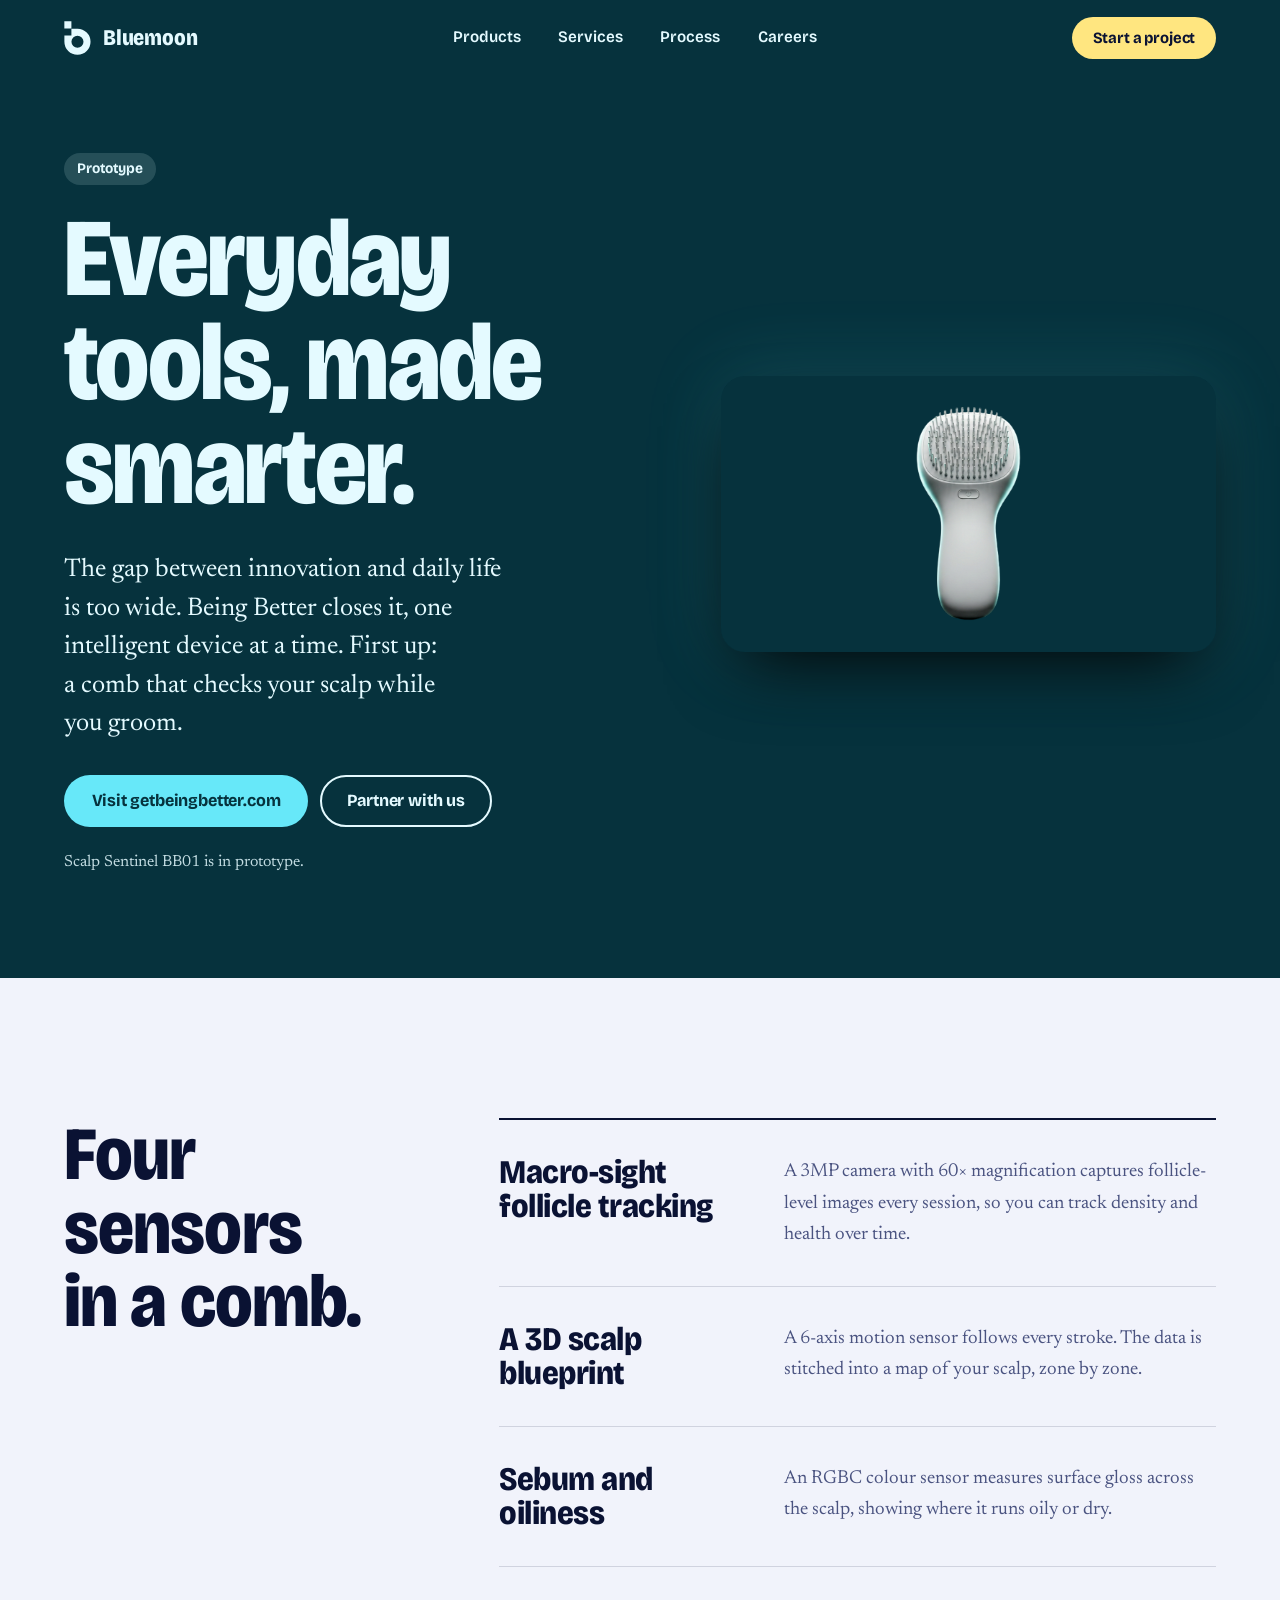
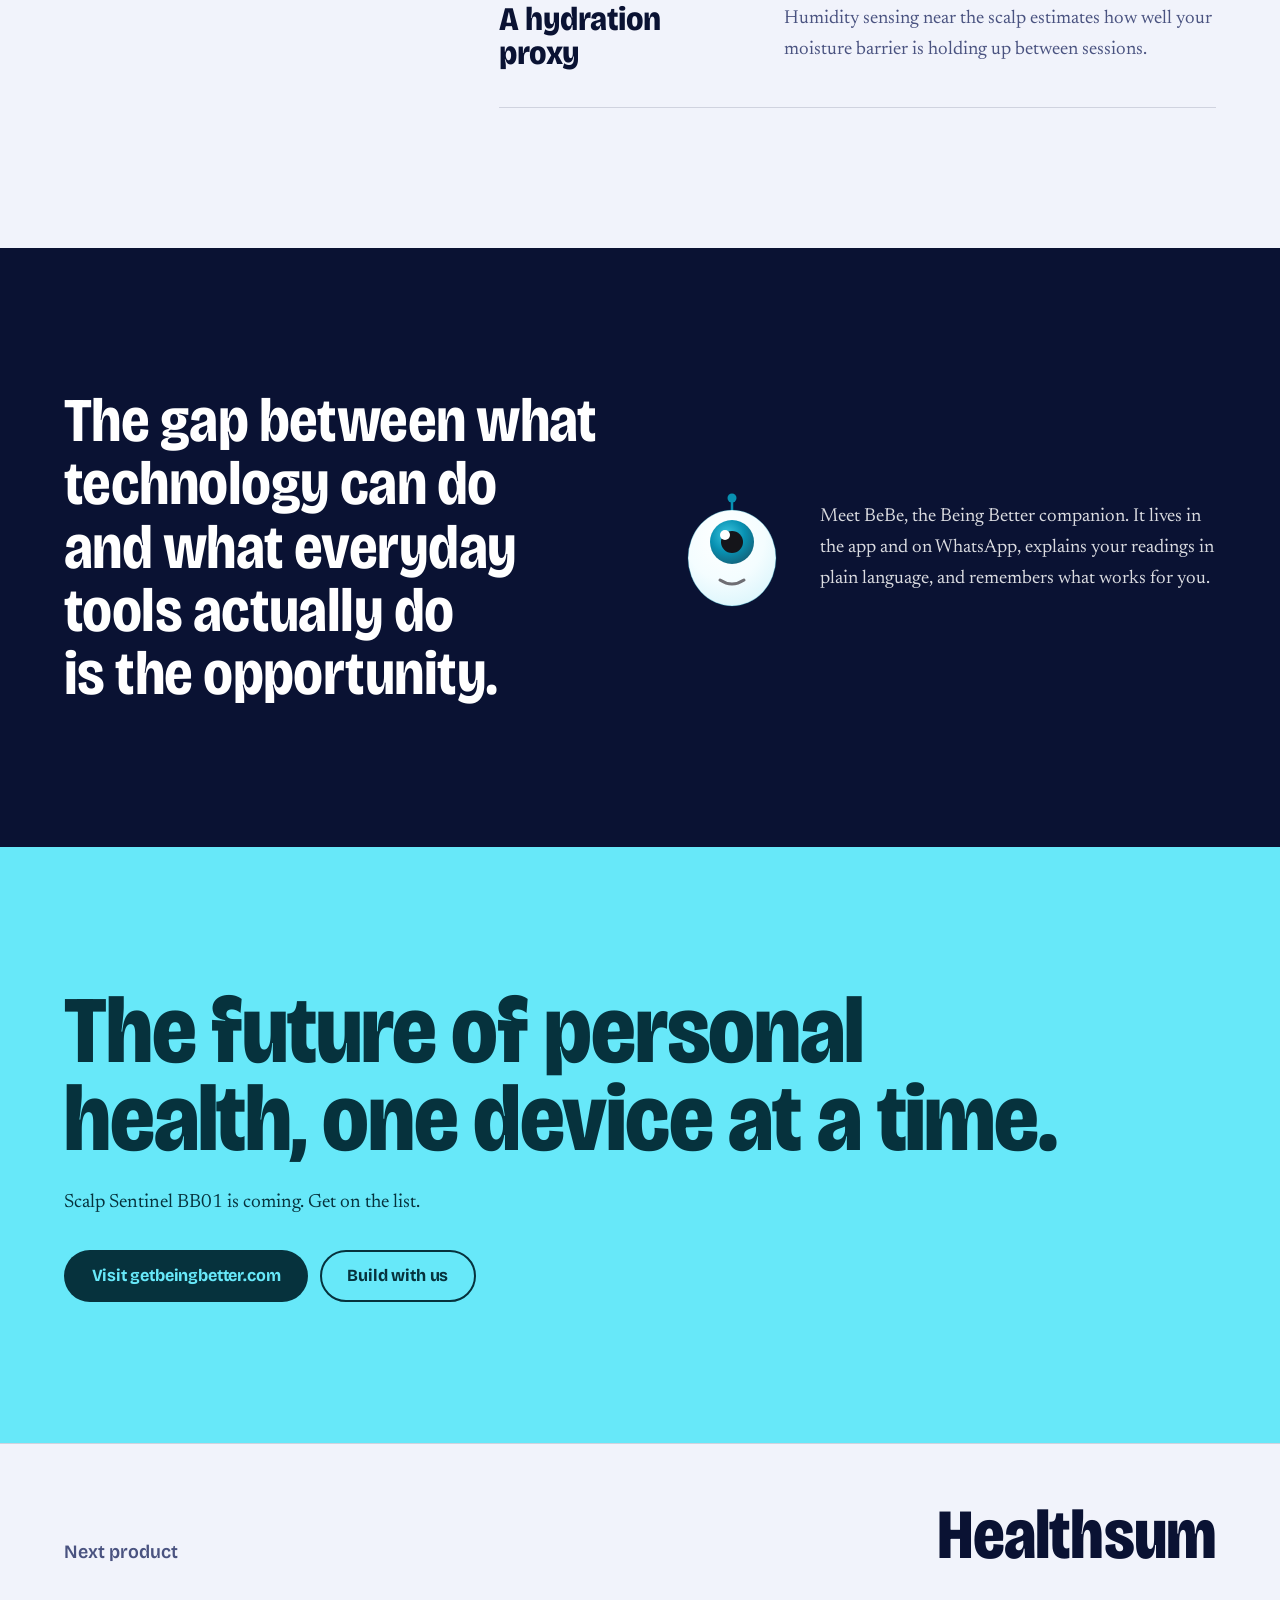
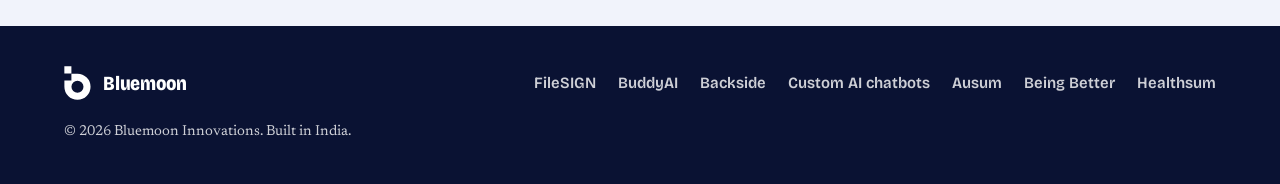
<file: products/being-better.html>
<!DOCTYPE html>
<html lang="en">
<head>
<meta charset="UTF-8">
<meta name="viewport" content="width=device-width, initial-scale=1.0">
<title>Being Better | Bluemoon Innovations</title>
<meta name="description" content="Everyday tools, made smarter. Scalp Sentinel BB01 is a smart comb with a 60× camera, motion mapping and AI.">
<meta property="og:title" content="Being Better | Bluemoon Innovations">
<meta property="og:description" content="Everyday tools, made smarter. Scalp Sentinel BB01 is a smart comb with a 60× camera, motion mapping and AI.">
<meta property="og:type" content="website">
<link rel="icon" type="image/svg+xml" href="../assets/mark.svg">
<link rel="preconnect" href="https://fonts.googleapis.com">
<link rel="preconnect" href="https://fonts.gstatic.com" crossorigin>
<link href="https://fonts.googleapis.com/css2?family=Bricolage+Grotesque:opsz,wdth,wght@12..96,75..100,200..800&family=Newsreader:ital,opsz,wght@0,6..72,400..600;1,6..72,400..600&display=swap" rel="stylesheet">
<link rel="stylesheet" href="../assets/site.css">
<style>:root{--hero-bg:#06323D;--hero-fg:#E4FAFF;--accent:#67E8F9;--accent-fg:#06323D;}</style>
<!-- RB2B visitor identification -->
<script>!function(key){if(window.reb2b)return;window.reb2b={loaded:true};var s=document.createElement("script");s.async=true;s.src="https://ddwl4m2hdecbv.cloudfront.net/b/"+key+"/"+key+".js.gz";document.getElementsByTagName("script")[0].parentNode.insertBefore(s,document.getElementsByTagName("script")[0]);}("7N850H5W2XN1");</script>
<!-- Microsoft Clarity session recording & heatmaps -->
<script type="text/javascript">
    (function(c,l,a,r,i,t,y){
        c[a]=c[a]||function(){(c[a].q=c[a].q||[]).push(arguments)};
        t=l.createElement(r);t.async=1;t.src="https://www.clarity.ms/tag/"+i;
        y=l.getElementsByTagName(r)[0];y.parentNode.insertBefore(t,y);
    })(window, document, "clarity", "script", "xbkijk79ph");
</script>
</head>
<body>
<a class="skip" href="#main">Skip to content</a>
<header class="nav" id="nav">
  <a class="brand" href="../index.html" aria-label="Bluemoon Innovations, home"><svg viewBox="655 400 620 785" aria-hidden="true"><path fill-rule="evenodd" d="M663 405H826V573H663Z M826 576H966A302 302 0 0 1 966 1180A302 302 0 0 1 664 878V735H826Z M1105 878A139 139 0 1 0 827 878A139 139 0 1 0 1105 878Z"/></svg><span>Bluemoon</span></a>
  <button class="nav-toggle" aria-expanded="false" aria-controls="nav-links">Menu</button>
  <ul class="nav-links" id="nav-links">
    <li><a href="../index.html#products">Products</a></li>
    <li><a href="../index.html#services">Services</a></li>
    <li><a href="../process.html">Process</a></li>
    <li><a href="../index.html#careers">Careers</a></li>
  </ul>
  <a class="btn" href="../index.html#contact">Start a project</a>
</header>

<main id="main">
<section class="phero " style="">
  <div class="wrap phero-in">
    <div>
      <span class="chip">Prototype</span>
      <h1>Everyday tools, made smarter.</h1>
      <p class="lede">The gap between innovation and daily life is too wide. Being Better closes it, one intelligent device at a time. First up: a comb that checks your scalp while you groom.</p>
      <div class="actions"><a class="btn btn-main" href="https://getbeingbetter.com" target="_blank" rel="noopener">Visit getbeingbetter.com</a><a class="btn btn-line" href="../index.html#contact">Partner with us</a></div>
      <p class="meta">Scalp Sentinel BB01 is in prototype.</p>
    </div>
    <div class="phero-visual"><img src="../images/bb-product.png" alt="Scalp Sentinel BB01, a smart comb with a glowing head" width="1376" height="768" style="border-radius:24px;box-shadow:0 30px 70px -20px #000,0 0 80px rgba(103,232,249,.15)"></div>
  </div>
</section>

<section class="bandsec">
  <div class="wrap split">
    <header><h2>Four sensors in a comb.</h2></header>
    <ul class="defs"><li><h3>Macro-sight follicle tracking</h3><p>A 3MP camera with 60× magnification captures follicle-level images every session, so you can track density and health over time.</p></li><li><h3>A 3D scalp blueprint</h3><p>A 6-axis motion sensor follows every stroke. The data is stitched into a map of your scalp, zone by zone.</p></li><li><h3>Sebum and oiliness</h3><p>An RGBC colour sensor measures surface gloss across the scalp, showing where it runs oily or dry.</p></li><li><h3>A hydration proxy</h3><p>Humidity sensing near the scalp estimates how well your moisture barrier is holding up between sessions.</p></li></ul>
  </div>
</section>
<section class="bandsec on-night" style="color:#fff"><div class="wrap duo" style="align-items:center">
  <div><p class="quote">The gap between what technology can do and what everyday tools actually do is the opportunity.</p></div>
  <div style="display:flex;gap:28px;align-items:center"><div style="width:120px;flex:none"><svg viewBox="0 0 120 150" aria-hidden="true"><defs>
<radialGradient id="bb1" cx="42%" cy="28%" r="82%"><stop offset="0" stop-color="#fff"/><stop offset=".55" stop-color="#F4FDFF"/><stop offset="1" stop-color="#D7F4FB"/></radialGradient>
<radialGradient id="bi1" cx="40%" cy="34%" r="74%"><stop offset="0" stop-color="#3CC6E0"/><stop offset=".52" stop-color="#0891B2"/><stop offset="1" stop-color="#155E75"/></radialGradient></defs>
<line x1="60" y1="44" x2="60" y2="30" stroke="#0891B2" stroke-width="2.5" stroke-linecap="round"/><circle cx="60" cy="26" r="4.5" fill="#0891B2"/>
<ellipse cx="60" cy="86" rx="44" ry="48" fill="url(#bb1)" stroke="rgba(8,145,178,.3)"/>
<circle cx="60" cy="70" r="22" fill="url(#bi1)"/><circle cx="60" cy="70" r="11" fill="#15151A"/><circle cx="53" cy="63" r="5" fill="#fff"/>
<path d="M48 108Q60 116 72 108" fill="none" stroke="#6E6E73" stroke-width="3" stroke-linecap="round"/></svg></div><p style="color:rgba(255,255,255,.85)">Meet BeBe, the Being Better companion. It lives in the app and on WhatsApp, explains your readings in plain language, and remembers what works for you.</p></div>
</div></section>
<section class="cta">
  <div class="wrap">
    <h2>The future of personal health, one device at a time.</h2><p>Scalp Sentinel BB01 is coming. Get on the list.</p><div class="actions"><a class="btn" href="https://getbeingbetter.com" target="_blank" rel="noopener">Visit getbeingbetter.com</a><a class="btn btn-line" href="../index.html#contact">Build with us</a></div>
  </div>
</section>
<a class="next" href="healthsum.html"><span>Next product</span><b>Healthsum</b></a>
</main>
<footer class="foot on-dark">
  <div class="foot-in">
    <a class="brand" href="../index.html" aria-label="Bluemoon Innovations, home"><svg viewBox="655 400 620 785" aria-hidden="true"><path fill-rule="evenodd" d="M663 405H826V573H663Z M826 576H966A302 302 0 0 1 966 1180A302 302 0 0 1 664 878V735H826Z M1105 878A139 139 0 1 0 827 878A139 139 0 1 0 1105 878Z"/></svg><span>Bluemoon</span></a>
    <nav aria-label="Products"><a href="../products/filesign.html">FileSIGN</a><a href="../products/buddyai.html">BuddyAI</a><a href="../products/backside.html">Backside</a><a href="../products/robin-copilot.html">Custom AI chatbots</a><a href="../products/ausum.html">Ausum</a><a href="../products/being-better.html">Being Better</a><a href="../products/healthsum.html">Healthsum</a></nav>
    <small>© 2026 Bluemoon Innovations. Built in India.</small>
  </div>
</footer>
<script src="../assets/site.js"></script>
</body>
</html>
</file>
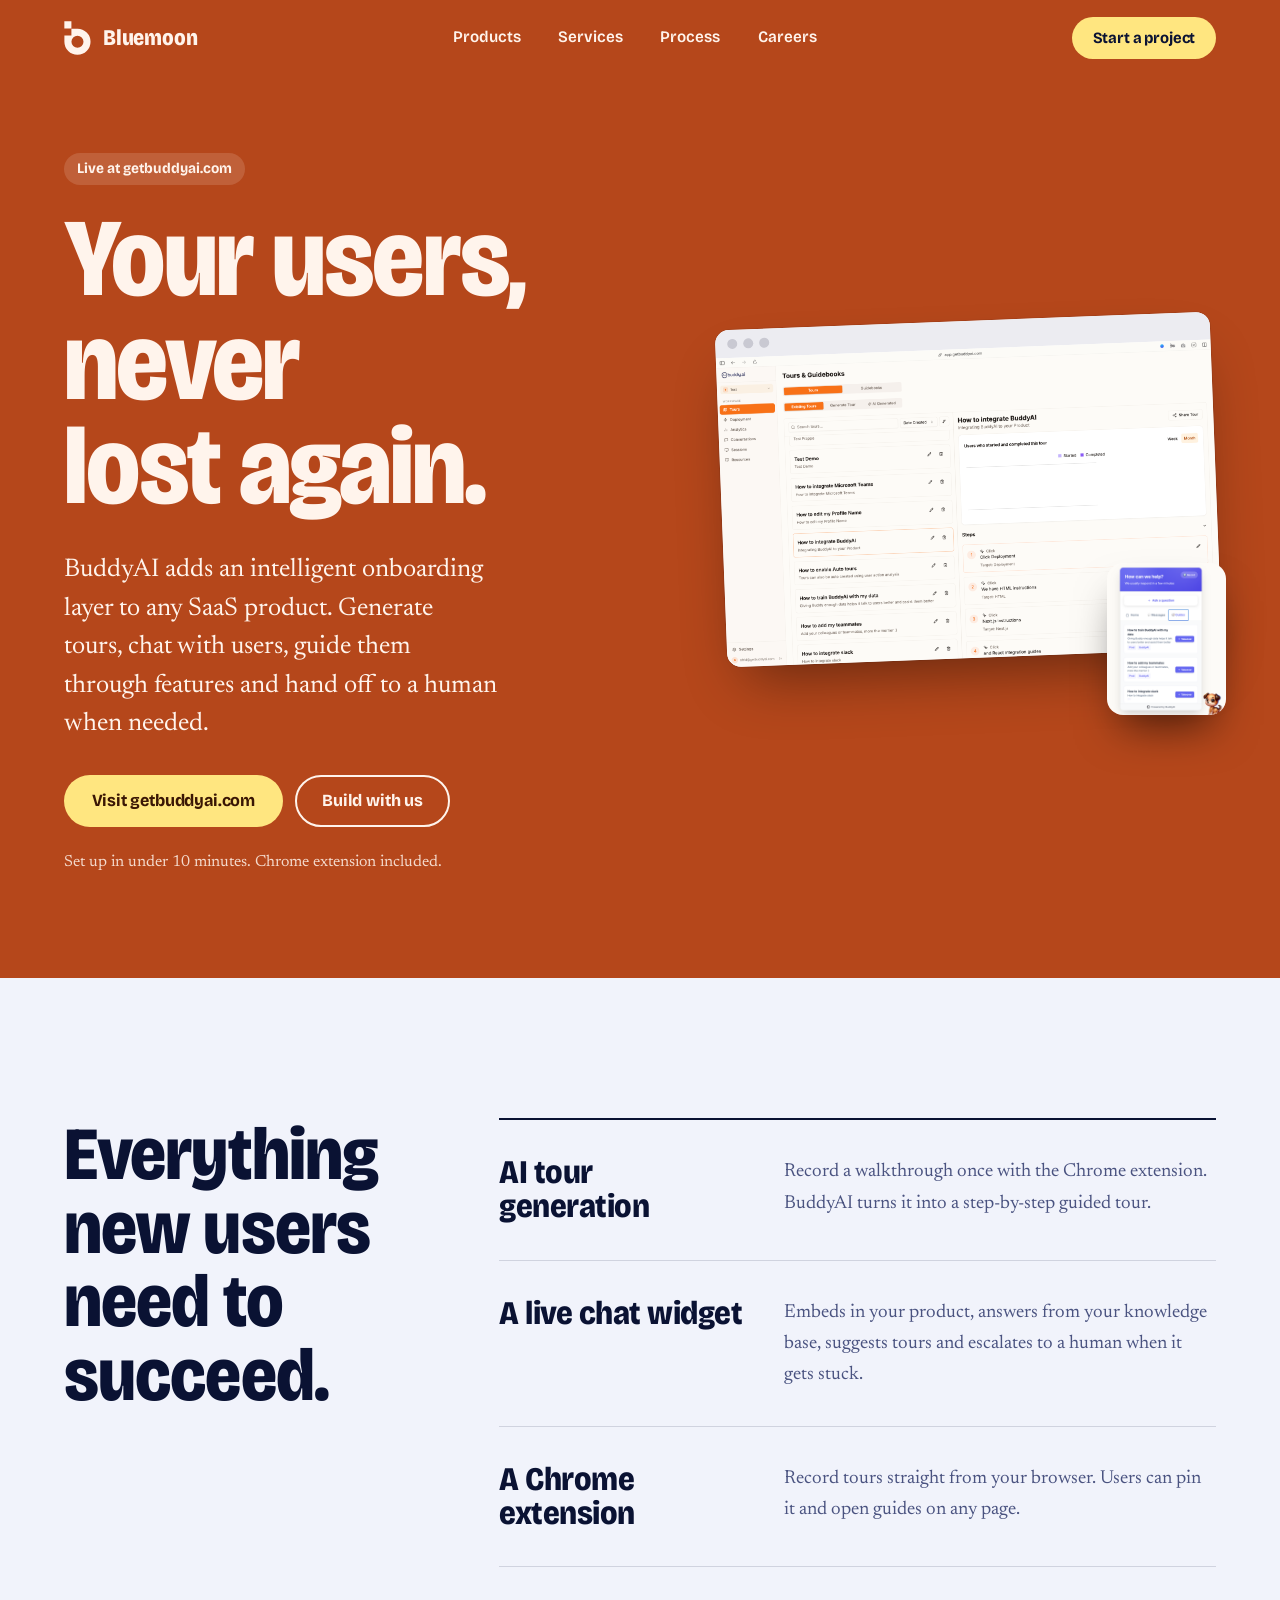
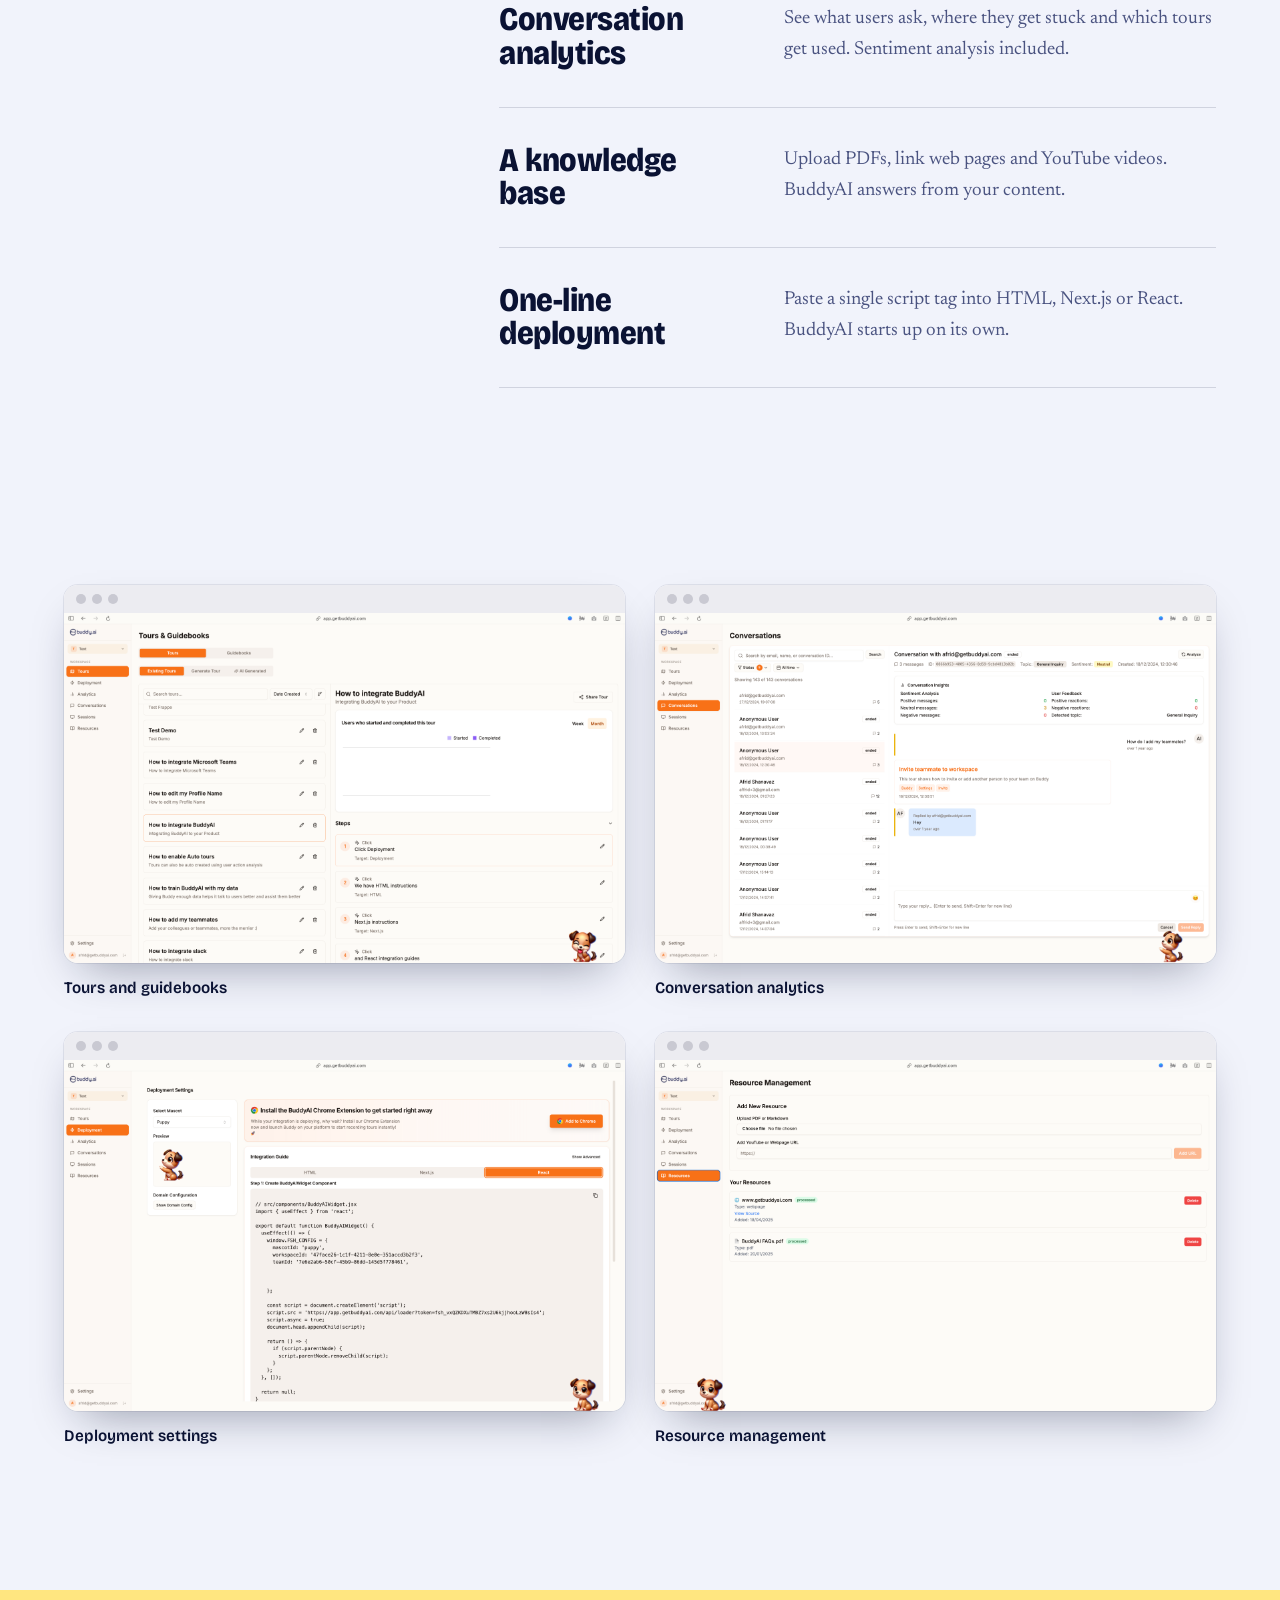
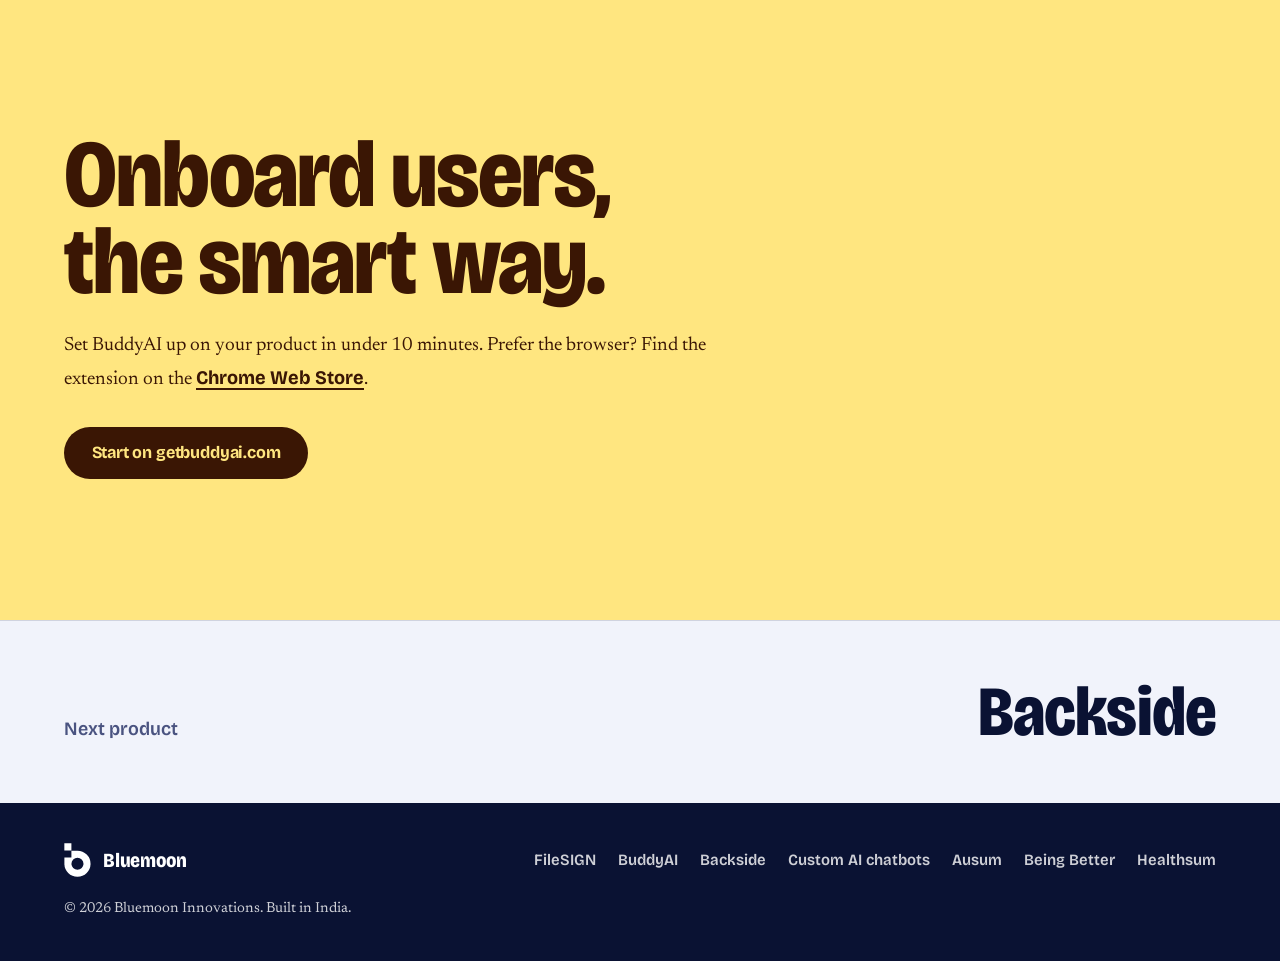
<file: products/buddyai.html>
<!DOCTYPE html>
<html lang="en">
<head>
<meta charset="UTF-8">
<meta name="viewport" content="width=device-width, initial-scale=1.0">
<title>BuddyAI | Bluemoon Innovations</title>
<meta name="description" content="An onboarding copilot for SaaS: AI tours, a chat widget and a knowledge base you can deploy in minutes.">
<meta property="og:title" content="BuddyAI | Bluemoon Innovations">
<meta property="og:description" content="An onboarding copilot for SaaS: AI tours, a chat widget and a knowledge base you can deploy in minutes.">
<meta property="og:type" content="website">
<link rel="icon" type="image/svg+xml" href="../assets/mark.svg">
<link rel="preconnect" href="https://fonts.googleapis.com">
<link rel="preconnect" href="https://fonts.gstatic.com" crossorigin>
<link href="https://fonts.googleapis.com/css2?family=Bricolage+Grotesque:opsz,wdth,wght@12..96,75..100,200..800&family=Newsreader:ital,opsz,wght@0,6..72,400..600;1,6..72,400..600&display=swap" rel="stylesheet">
<link rel="stylesheet" href="../assets/site.css">
<style>:root{--hero-bg:#B5471B;--hero-fg:#FFF4EC;--accent:#FFE680;--accent-fg:#3A1604;}</style>
<!-- RB2B visitor identification -->
<script>!function(key){if(window.reb2b)return;window.reb2b={loaded:true};var s=document.createElement("script");s.async=true;s.src="https://ddwl4m2hdecbv.cloudfront.net/b/"+key+"/"+key+".js.gz";document.getElementsByTagName("script")[0].parentNode.insertBefore(s,document.getElementsByTagName("script")[0]);}("7N850H5W2XN1");</script>
<!-- Microsoft Clarity session recording & heatmaps -->
<script type="text/javascript">
    (function(c,l,a,r,i,t,y){
        c[a]=c[a]||function(){(c[a].q=c[a].q||[]).push(arguments)};
        t=l.createElement(r);t.async=1;t.src="https://www.clarity.ms/tag/"+i;
        y=l.getElementsByTagName(r)[0];y.parentNode.insertBefore(t,y);
    })(window, document, "clarity", "script", "xbkijk79ph");
</script>
</head>
<body>
<a class="skip" href="#main">Skip to content</a>
<header class="nav" id="nav">
  <a class="brand" href="../index.html" aria-label="Bluemoon Innovations, home"><svg viewBox="655 400 620 785" aria-hidden="true"><path fill-rule="evenodd" d="M663 405H826V573H663Z M826 576H966A302 302 0 0 1 966 1180A302 302 0 0 1 664 878V735H826Z M1105 878A139 139 0 1 0 827 878A139 139 0 1 0 1105 878Z"/></svg><span>Bluemoon</span></a>
  <button class="nav-toggle" aria-expanded="false" aria-controls="nav-links">Menu</button>
  <ul class="nav-links" id="nav-links">
    <li><a href="../index.html#products">Products</a></li>
    <li><a href="../index.html#services">Services</a></li>
    <li><a href="../process.html">Process</a></li>
    <li><a href="../index.html#careers">Careers</a></li>
  </ul>
  <a class="btn" href="../index.html#contact">Start a project</a>
</header>

<main id="main">
<section class="phero " style="">
  <div class="wrap phero-in">
    <div>
      <span class="chip">Live at getbuddyai.com</span>
      <h1>Your users, never lost again.</h1>
      <p class="lede">BuddyAI adds an intelligent onboarding layer to any SaaS product. Generate tours, chat with users, guide them through features and hand off to a human when needed.</p>
      <div class="actions"><a class="btn btn-main" href="https://getbuddyai.com" target="_blank" rel="noopener">Visit getbuddyai.com</a><a class="btn btn-line" href="../index.html#contact">Build with us</a></div>
      <p class="meta">Set up in under 10 minutes. Chrome extension included.</p>
    </div>
    <div class="phero-visual"><div style="position:relative;padding-bottom:10%"><div class="frame tilt-l"><div class="frame-bar" aria-hidden="true"><i></i><i></i><i></i></div><img src="../images/buddy-tours.png" alt="BuddyAI tours and guidebooks" width="1680" height="1050" loading="lazy"></div><img class="pop-widget" src="../images/buddy-widget.png" alt="The BuddyAI chat widget" width="524" height="672" loading="lazy"></div></div>
  </div>
</section>

<section class="bandsec">
  <div class="wrap split">
    <header><h2>Everything new users need to succeed.</h2></header>
    <ul class="defs"><li><h3>AI tour generation</h3><p>Record a walkthrough once with the Chrome extension. BuddyAI turns it into a step-by-step guided tour.</p></li><li><h3>A live chat widget</h3><p>Embeds in your product, answers from your knowledge base, suggests tours and escalates to a human when it gets stuck.</p></li><li><h3>A Chrome extension</h3><p>Record tours straight from your browser. Users can pin it and open guides on any page.</p></li><li><h3>Conversation analytics</h3><p>See what users ask, where they get stuck and which tours get used. Sentiment analysis included.</p></li><li><h3>A knowledge base</h3><p>Upload PDFs, link web pages and YouTube videos. BuddyAI answers from your content.</p></li><li><h3>One-line deployment</h3><p>Paste a single script tag into HTML, Next.js or React. BuddyAI starts up on its own.</p></li></ul>
  </div>
</section>
<section class="bandsec" style="padding-top:0"><div class="wrap"><div class="gallery"><figure><div class="frame"><div class="frame-bar" aria-hidden="true"><i></i><i></i><i></i></div><img src="../images/buddy-tours.png" alt="Tours and guidebooks" width="1680" height="1050" loading="lazy"></div><figcaption>Tours and guidebooks</figcaption></figure><figure><div class="frame"><div class="frame-bar" aria-hidden="true"><i></i><i></i><i></i></div><img src="../images/buddy-convos.png" alt="Conversation analytics" width="1680" height="1050" loading="lazy"></div><figcaption>Conversation analytics</figcaption></figure><figure><div class="frame"><div class="frame-bar" aria-hidden="true"><i></i><i></i><i></i></div><img src="../images/buddy-deploy.png" alt="Deployment settings" width="1680" height="1050" loading="lazy"></div><figcaption>Deployment settings</figcaption></figure><figure><div class="frame"><div class="frame-bar" aria-hidden="true"><i></i><i></i><i></i></div><img src="../images/buddy-resources.png" alt="Resource management" width="1680" height="1050" loading="lazy"></div><figcaption>Resource management</figcaption></figure></div></div></section>
<section class="cta">
  <div class="wrap">
    <h2>Onboard users, the smart way.</h2><p>Set BuddyAI up on your product in under 10 minutes. Prefer the browser? Find the extension on the <a class="textlink" href="https://chromewebstore.google.com" target="_blank" rel="noopener">Chrome Web Store</a>.</p><div class="actions"><a class="btn" href="https://getbuddyai.com" target="_blank" rel="noopener">Start on getbuddyai.com</a></div>
  </div>
</section>
<a class="next" href="backside.html"><span>Next product</span><b>Backside</b></a>
</main>
<footer class="foot on-dark">
  <div class="foot-in">
    <a class="brand" href="../index.html" aria-label="Bluemoon Innovations, home"><svg viewBox="655 400 620 785" aria-hidden="true"><path fill-rule="evenodd" d="M663 405H826V573H663Z M826 576H966A302 302 0 0 1 966 1180A302 302 0 0 1 664 878V735H826Z M1105 878A139 139 0 1 0 827 878A139 139 0 1 0 1105 878Z"/></svg><span>Bluemoon</span></a>
    <nav aria-label="Products"><a href="../products/filesign.html">FileSIGN</a><a href="../products/buddyai.html">BuddyAI</a><a href="../products/backside.html">Backside</a><a href="../products/robin-copilot.html">Custom AI chatbots</a><a href="../products/ausum.html">Ausum</a><a href="../products/being-better.html">Being Better</a><a href="../products/healthsum.html">Healthsum</a></nav>
    <small>© 2026 Bluemoon Innovations. Built in India.</small>
  </div>
</footer>
<script src="../assets/site.js"></script>
</body>
</html>
</file>
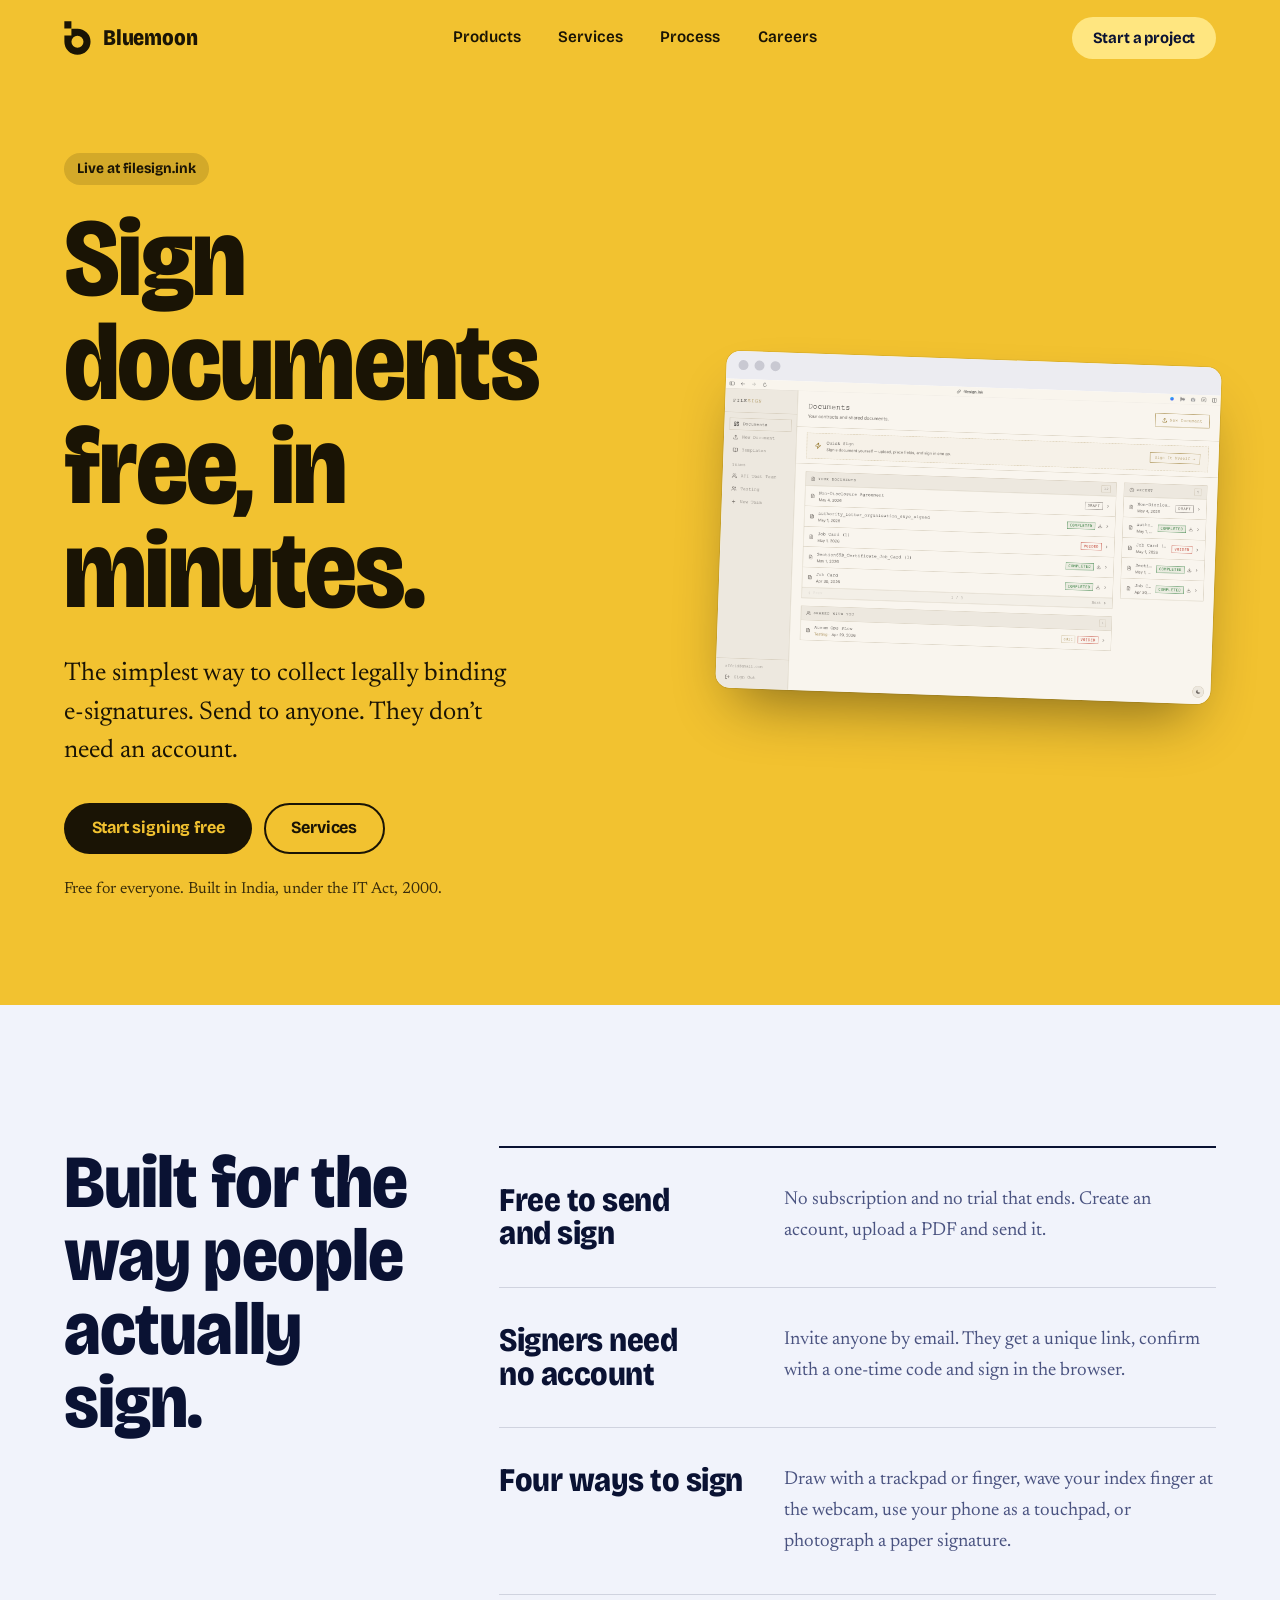
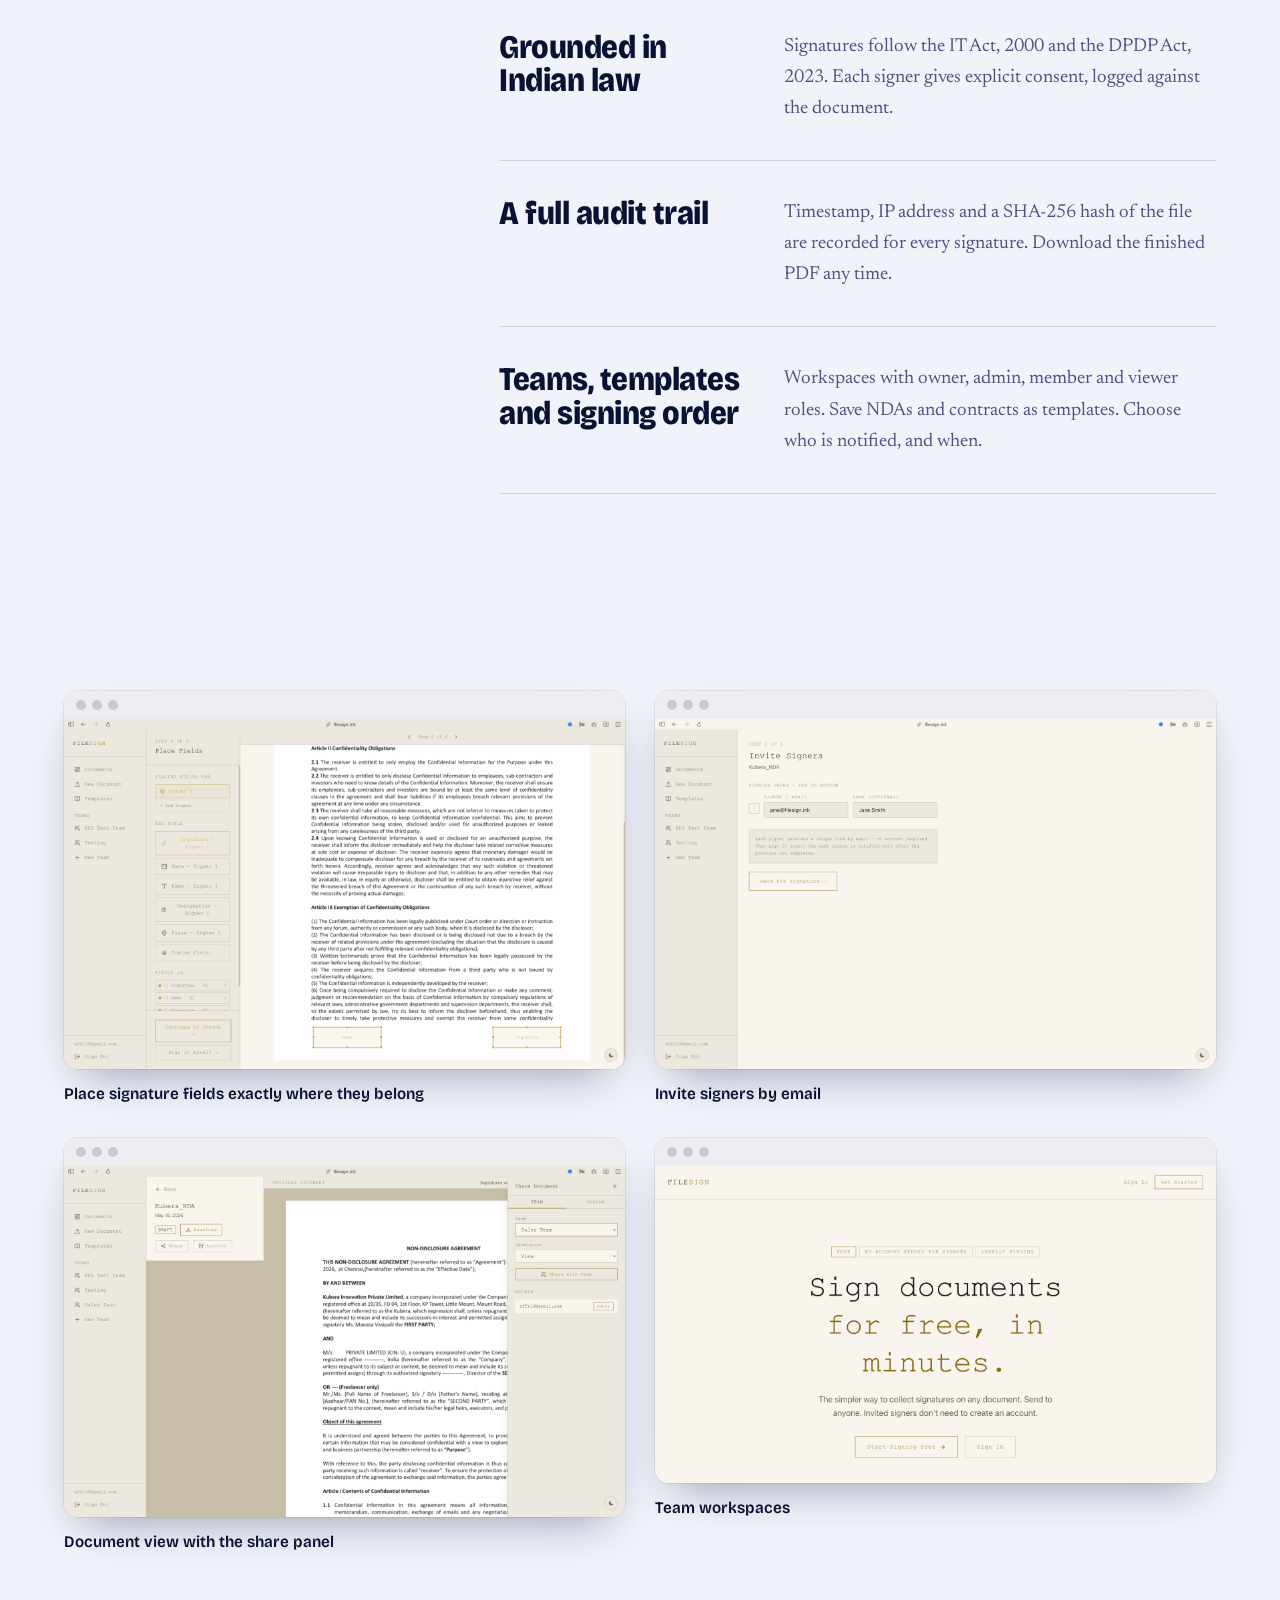
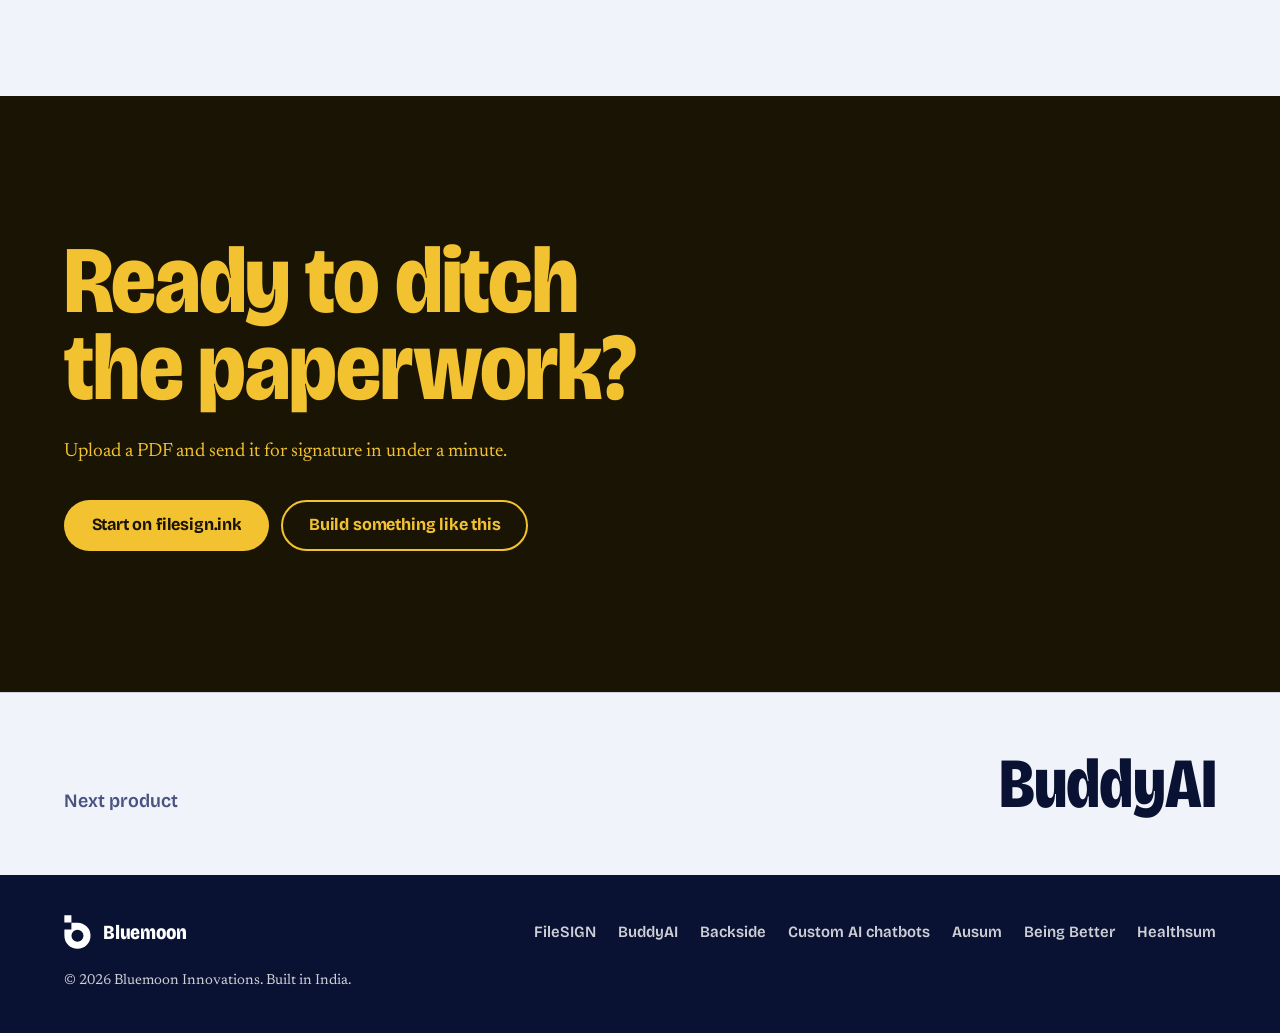
<file: products/filesign.html>
<!DOCTYPE html>
<html lang="en">
<head>
<meta charset="UTF-8">
<meta name="viewport" content="width=device-width, initial-scale=1.0">
<title>FileSIGN | Bluemoon Innovations</title>
<meta name="description" content="Legally binding e-signatures, free to send. Signers don’t need an account.">
<meta property="og:title" content="FileSIGN | Bluemoon Innovations">
<meta property="og:description" content="Legally binding e-signatures, free to send. Signers don’t need an account.">
<meta property="og:type" content="website">
<link rel="icon" type="image/svg+xml" href="../assets/mark.svg">
<link rel="preconnect" href="https://fonts.googleapis.com">
<link rel="preconnect" href="https://fonts.gstatic.com" crossorigin>
<link href="https://fonts.googleapis.com/css2?family=Bricolage+Grotesque:opsz,wdth,wght@12..96,75..100,200..800&family=Newsreader:ital,opsz,wght@0,6..72,400..600;1,6..72,400..600&display=swap" rel="stylesheet">
<link rel="stylesheet" href="../assets/site.css">
<style>:root{--hero-bg:#F2C230;--hero-fg:#1A1405;--accent:#1A1405;--accent-fg:#F2C230;}</style>
<!-- RB2B visitor identification -->
<script>!function(key){if(window.reb2b)return;window.reb2b={loaded:true};var s=document.createElement("script");s.async=true;s.src="https://ddwl4m2hdecbv.cloudfront.net/b/"+key+"/"+key+".js.gz";document.getElementsByTagName("script")[0].parentNode.insertBefore(s,document.getElementsByTagName("script")[0]);}("7N850H5W2XN1");</script>
<!-- Microsoft Clarity session recording & heatmaps -->
<script type="text/javascript">
    (function(c,l,a,r,i,t,y){
        c[a]=c[a]||function(){(c[a].q=c[a].q||[]).push(arguments)};
        t=l.createElement(r);t.async=1;t.src="https://www.clarity.ms/tag/"+i;
        y=l.getElementsByTagName(r)[0];y.parentNode.insertBefore(t,y);
    })(window, document, "clarity", "script", "xbkijk79ph");
</script>
</head>
<body>
<a class="skip" href="#main">Skip to content</a>
<header class="nav" id="nav">
  <a class="brand" href="../index.html" aria-label="Bluemoon Innovations, home"><svg viewBox="655 400 620 785" aria-hidden="true"><path fill-rule="evenodd" d="M663 405H826V573H663Z M826 576H966A302 302 0 0 1 966 1180A302 302 0 0 1 664 878V735H826Z M1105 878A139 139 0 1 0 827 878A139 139 0 1 0 1105 878Z"/></svg><span>Bluemoon</span></a>
  <button class="nav-toggle" aria-expanded="false" aria-controls="nav-links">Menu</button>
  <ul class="nav-links" id="nav-links">
    <li><a href="../index.html#products">Products</a></li>
    <li><a href="../index.html#services">Services</a></li>
    <li><a href="../process.html">Process</a></li>
    <li><a href="../index.html#careers">Careers</a></li>
  </ul>
  <a class="btn" href="../index.html#contact">Start a project</a>
</header>

<main id="main">
<section class="phero " style="">
  <div class="wrap phero-in">
    <div>
      <span class="chip">Live at filesign.ink</span>
      <h1>Sign documents free, in minutes.</h1>
      <p class="lede">The simplest way to collect legally binding e-signatures. Send to anyone. They don’t need an account.</p>
      <div class="actions"><a class="btn btn-main" href="https://filesign.ink" target="_blank" rel="noopener">Start signing free</a><a class="btn btn-line" href="../index.html#contact">Services</a></div>
      <p class="meta">Free for everyone. Built in India, under the IT Act, 2000.</p>
    </div>
    <div class="phero-visual"><div class="frame tilt-r"><div class="frame-bar" aria-hidden="true"><i></i><i></i><i></i></div><img src="../images/fs-documents.png" alt="FileSIGN documents dashboard" width="1680" height="1050" loading="lazy"></div></div>
  </div>
</section>

<section class="bandsec">
  <div class="wrap split">
    <header><h2>Built for the way people actually sign.</h2></header>
    <ul class="defs"><li><h3>Free to send and sign</h3><p>No subscription and no trial that ends. Create an account, upload a PDF and send it.</p></li><li><h3>Signers need no account</h3><p>Invite anyone by email. They get a unique link, confirm with a one-time code and sign in the browser.</p></li><li><h3>Four ways to sign</h3><p>Draw with a trackpad or finger, wave your index finger at the webcam, use your phone as a touchpad, or photograph a paper signature.</p></li><li><h3>Grounded in Indian law</h3><p>Signatures follow the IT Act, 2000 and the DPDP Act, 2023. Each signer gives explicit consent, logged against the document.</p></li><li><h3>A full audit trail</h3><p>Timestamp, IP address and a SHA-256 hash of the file are recorded for every signature. Download the finished PDF any time.</p></li><li><h3>Teams, templates and signing order</h3><p>Workspaces with owner, admin, member and viewer roles. Save NDAs and contracts as templates. Choose who is notified, and when.</p></li></ul>
  </div>
</section>
<section class="bandsec" style="padding-top:0"><div class="wrap"><div class="gallery"><figure><div class="frame"><div class="frame-bar" aria-hidden="true"><i></i><i></i><i></i></div><img src="../images/fs-fields.png" alt="Place signature fields exactly where they belong" width="1680" height="1050" loading="lazy"></div><figcaption>Place signature fields exactly where they belong</figcaption></figure><figure><div class="frame"><div class="frame-bar" aria-hidden="true"><i></i><i></i><i></i></div><img src="../images/fs-invite.png" alt="Invite signers by email" width="1680" height="1050" loading="lazy"></div><figcaption>Invite signers by email</figcaption></figure><figure><div class="frame"><div class="frame-bar" aria-hidden="true"><i></i><i></i><i></i></div><img src="../images/fs-nda.png" alt="Document view with the share panel" width="1680" height="1050" loading="lazy"></div><figcaption>Document view with the share panel</figcaption></figure><figure><div class="frame"><div class="frame-bar" aria-hidden="true"><i></i><i></i><i></i></div><img src="../images/fs-team.png" alt="Team workspaces" width="1680" height="1050" loading="lazy"></div><figcaption>Team workspaces</figcaption></figure></div></div></section>
<section class="cta">
  <div class="wrap">
    <h2>Ready to ditch the paperwork?</h2><p>Upload a PDF and send it for signature in under a minute.</p><div class="actions"><a class="btn" href="https://filesign.ink" target="_blank" rel="noopener">Start on filesign.ink</a><a class="btn btn-line" href="../index.html#contact">Build something like this</a></div>
  </div>
</section>
<a class="next" href="buddyai.html"><span>Next product</span><b>BuddyAI</b></a>
</main>
<footer class="foot on-dark">
  <div class="foot-in">
    <a class="brand" href="../index.html" aria-label="Bluemoon Innovations, home"><svg viewBox="655 400 620 785" aria-hidden="true"><path fill-rule="evenodd" d="M663 405H826V573H663Z M826 576H966A302 302 0 0 1 966 1180A302 302 0 0 1 664 878V735H826Z M1105 878A139 139 0 1 0 827 878A139 139 0 1 0 1105 878Z"/></svg><span>Bluemoon</span></a>
    <nav aria-label="Products"><a href="../products/filesign.html">FileSIGN</a><a href="../products/buddyai.html">BuddyAI</a><a href="../products/backside.html">Backside</a><a href="../products/robin-copilot.html">Custom AI chatbots</a><a href="../products/ausum.html">Ausum</a><a href="../products/being-better.html">Being Better</a><a href="../products/healthsum.html">Healthsum</a></nav>
    <small>© 2026 Bluemoon Innovations. Built in India.</small>
  </div>
</footer>
<script src="../assets/site.js"></script>
</body>
</html>
</file>
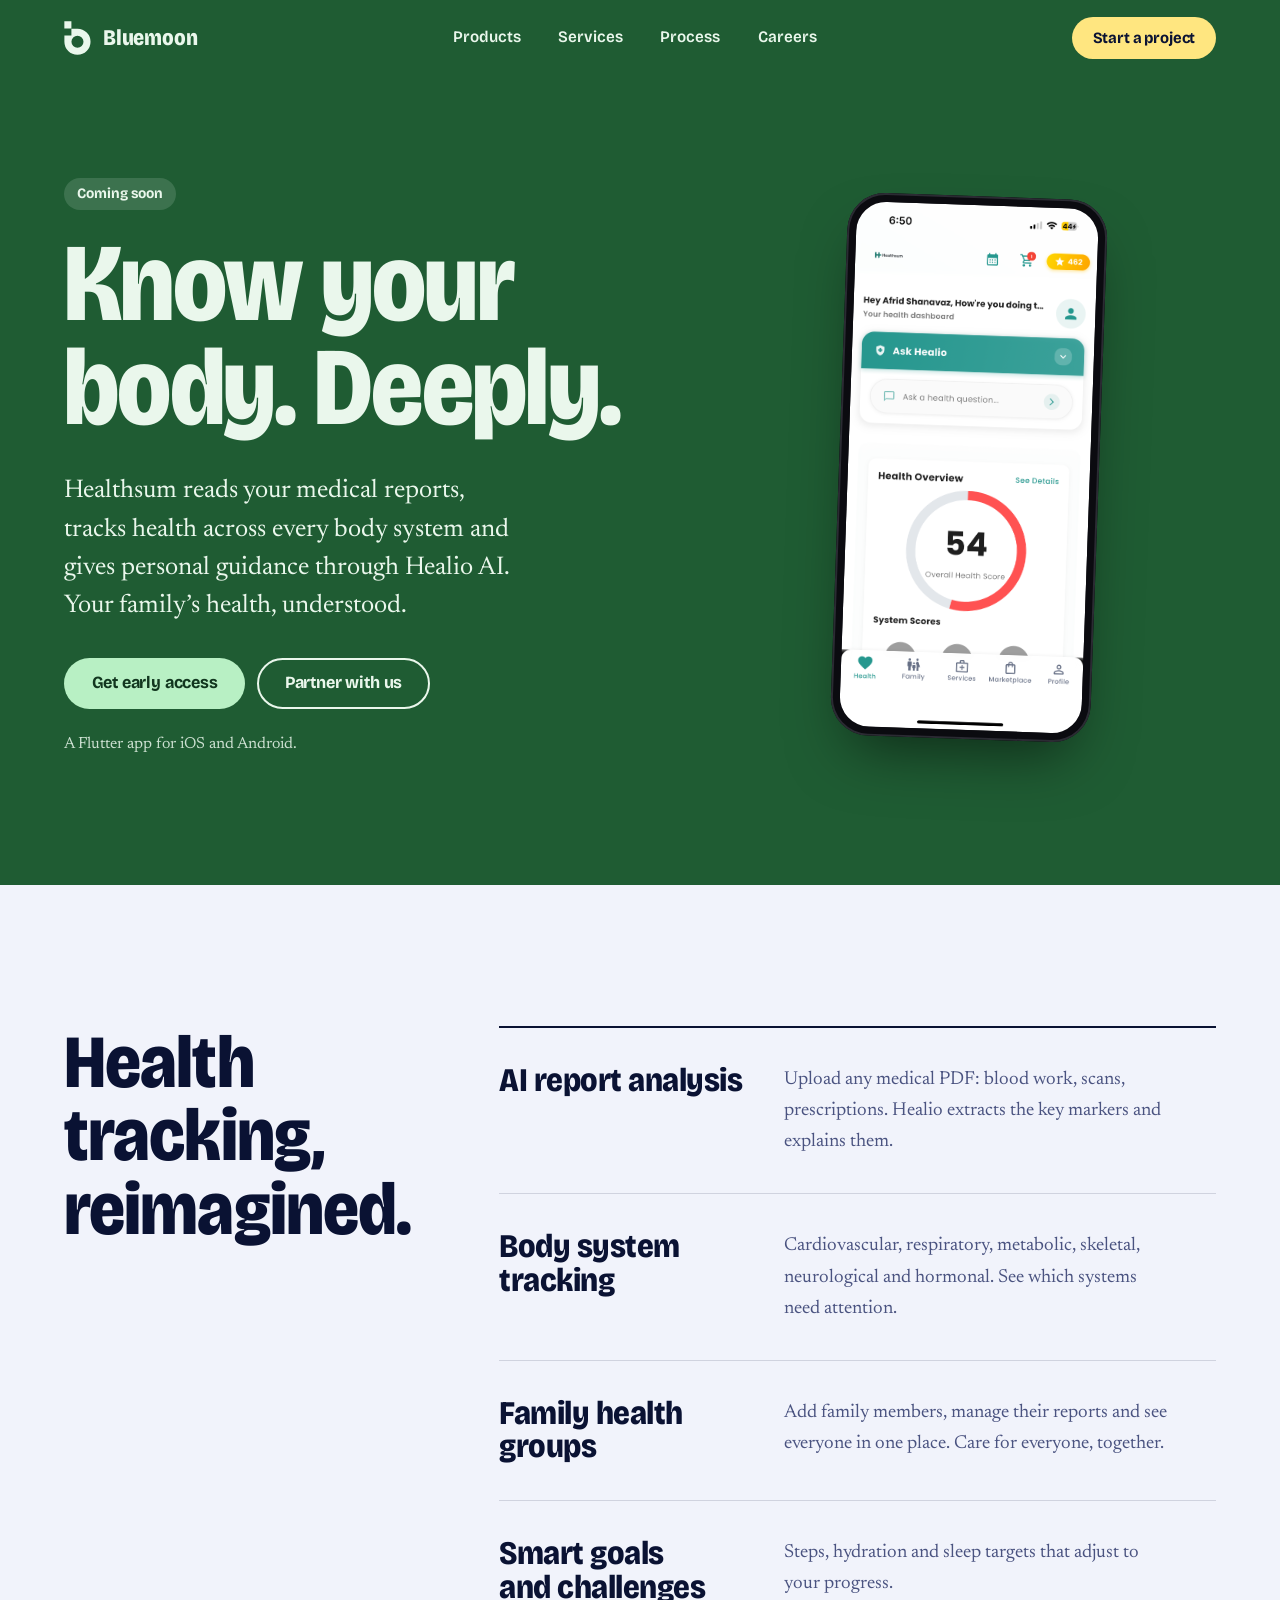
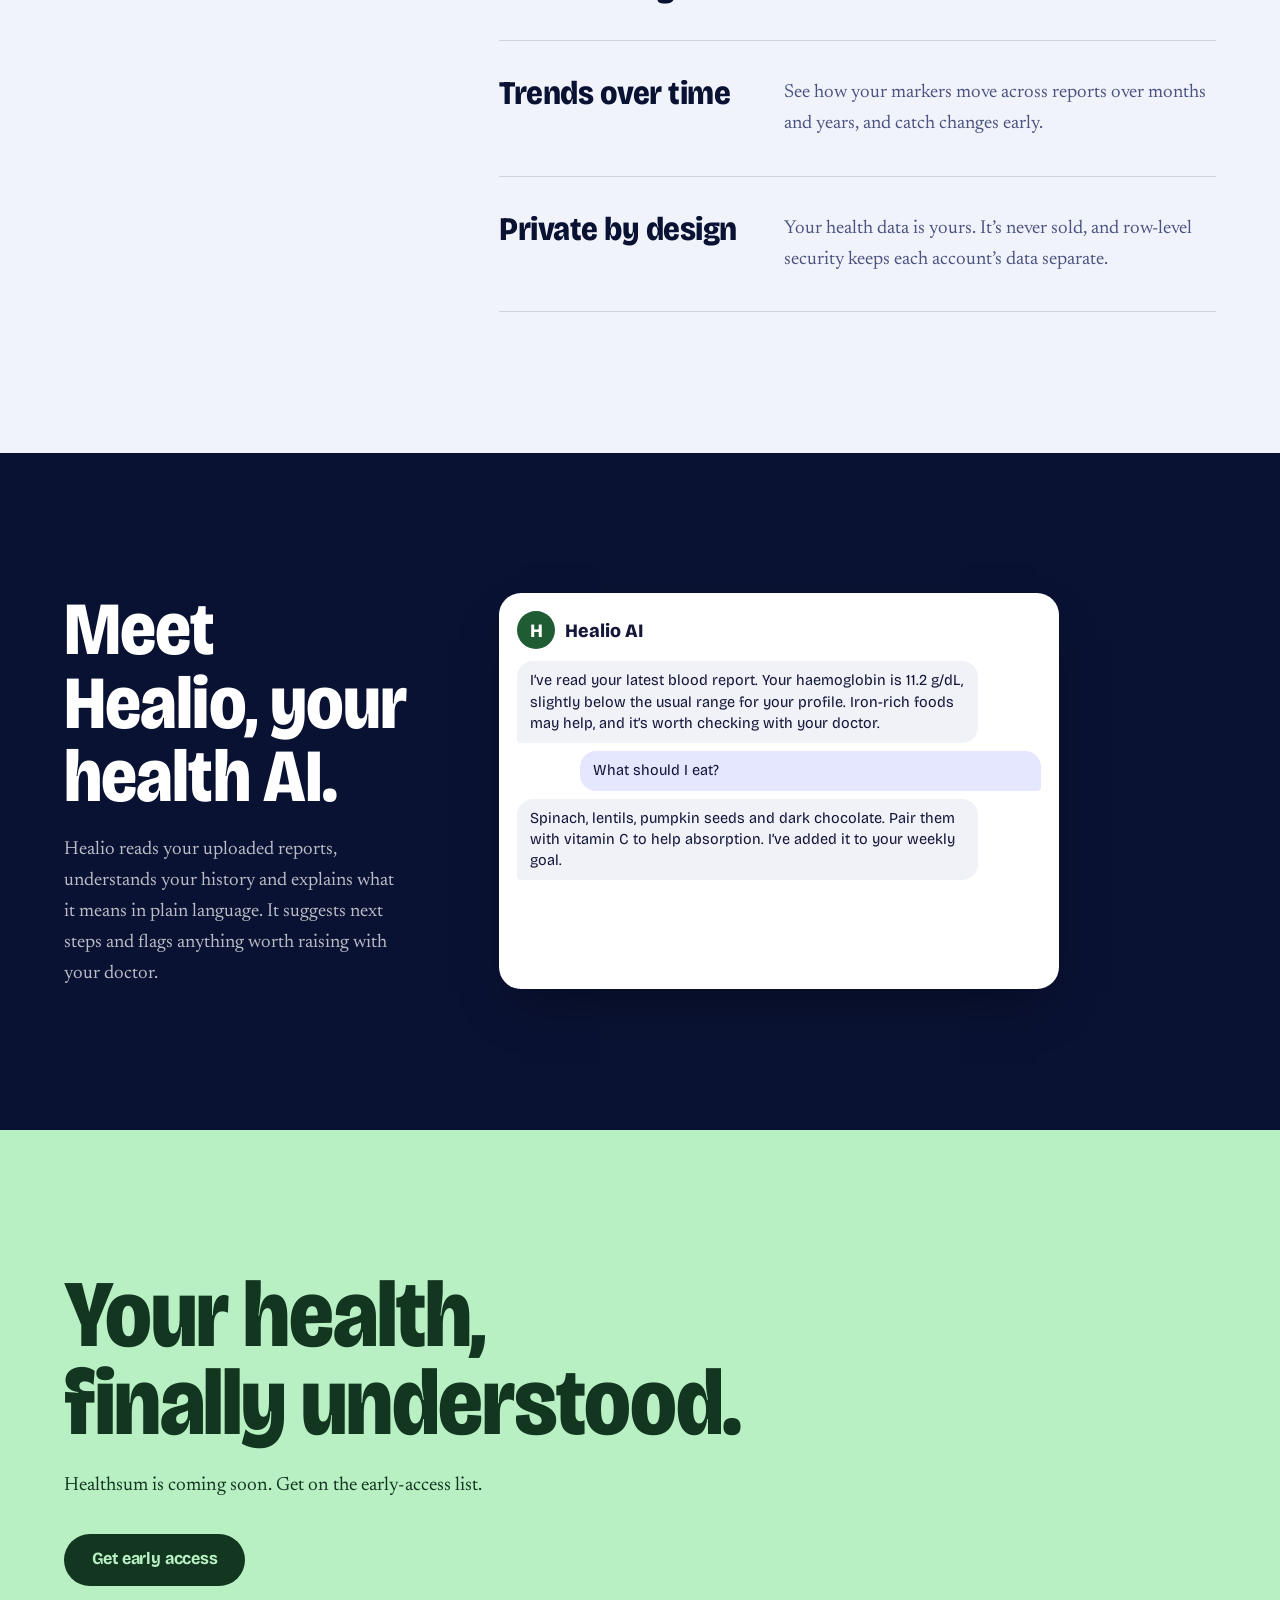
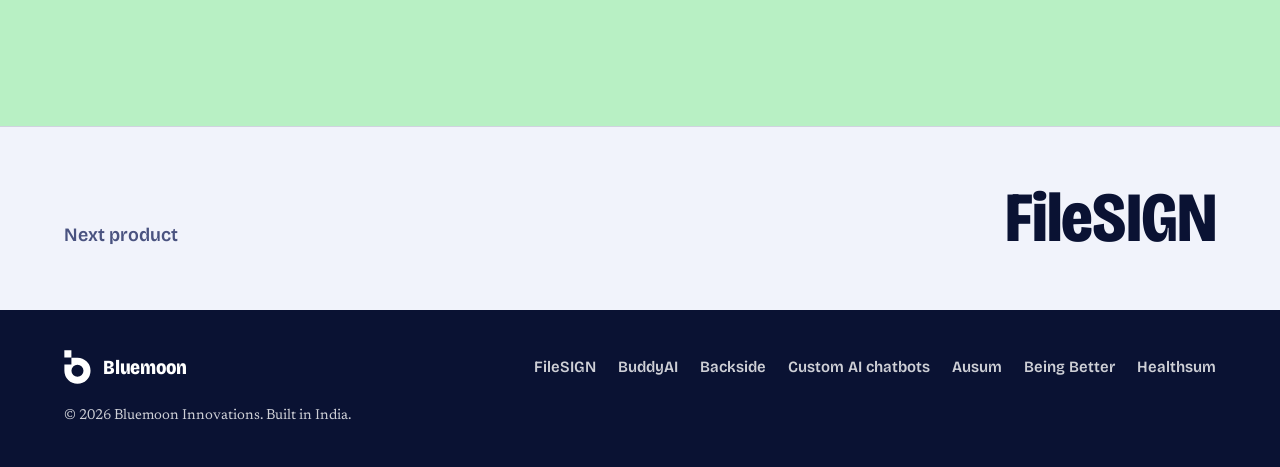
<file: products/healthsum.html>
<!DOCTYPE html>
<html lang="en">
<head>
<meta charset="UTF-8">
<meta name="viewport" content="width=device-width, initial-scale=1.0">
<title>Healthsum | Bluemoon Innovations</title>
<meta name="description" content="An AI health companion that reads your medical reports, tracks every body system and guides the whole family. Coming soon.">
<meta property="og:title" content="Healthsum | Bluemoon Innovations">
<meta property="og:description" content="An AI health companion that reads your medical reports, tracks every body system and guides the whole family. Coming soon.">
<meta property="og:type" content="website">
<link rel="icon" type="image/svg+xml" href="../assets/mark.svg">
<link rel="preconnect" href="https://fonts.googleapis.com">
<link rel="preconnect" href="https://fonts.gstatic.com" crossorigin>
<link href="https://fonts.googleapis.com/css2?family=Bricolage+Grotesque:opsz,wdth,wght@12..96,75..100,200..800&family=Newsreader:ital,opsz,wght@0,6..72,400..600;1,6..72,400..600&display=swap" rel="stylesheet">
<link rel="stylesheet" href="../assets/site.css">
<style>:root{--hero-bg:#1F5C33;--hero-fg:#EAF7EC;--accent:#B8F0C4;--accent-fg:#12361F;}</style>
<!-- RB2B visitor identification -->
<script>!function(key){if(window.reb2b)return;window.reb2b={loaded:true};var s=document.createElement("script");s.async=true;s.src="https://ddwl4m2hdecbv.cloudfront.net/b/"+key+"/"+key+".js.gz";document.getElementsByTagName("script")[0].parentNode.insertBefore(s,document.getElementsByTagName("script")[0]);}("7N850H5W2XN1");</script>
<!-- Microsoft Clarity session recording & heatmaps -->
<script type="text/javascript">
    (function(c,l,a,r,i,t,y){
        c[a]=c[a]||function(){(c[a].q=c[a].q||[]).push(arguments)};
        t=l.createElement(r);t.async=1;t.src="https://www.clarity.ms/tag/"+i;
        y=l.getElementsByTagName(r)[0];y.parentNode.insertBefore(t,y);
    })(window, document, "clarity", "script", "xbkijk79ph");
</script>
</head>
<body>
<a class="skip" href="#main">Skip to content</a>
<header class="nav" id="nav">
  <a class="brand" href="../index.html" aria-label="Bluemoon Innovations, home"><svg viewBox="655 400 620 785" aria-hidden="true"><path fill-rule="evenodd" d="M663 405H826V573H663Z M826 576H966A302 302 0 0 1 966 1180A302 302 0 0 1 664 878V735H826Z M1105 878A139 139 0 1 0 827 878A139 139 0 1 0 1105 878Z"/></svg><span>Bluemoon</span></a>
  <button class="nav-toggle" aria-expanded="false" aria-controls="nav-links">Menu</button>
  <ul class="nav-links" id="nav-links">
    <li><a href="../index.html#products">Products</a></li>
    <li><a href="../index.html#services">Services</a></li>
    <li><a href="../process.html">Process</a></li>
    <li><a href="../index.html#careers">Careers</a></li>
  </ul>
  <a class="btn" href="../index.html#contact">Start a project</a>
</header>

<main id="main">
<section class="phero " style="">
  <div class="wrap phero-in">
    <div>
      <span class="chip">Coming soon</span>
      <h1>Know your body. Deeply.</h1>
      <p class="lede">Healthsum reads your medical reports, tracks health across every body system and gives personal guidance through Healio AI. Your family’s health, understood.</p>
      <div class="actions"><a class="btn btn-main" href="mailto:affrid@gmail.com?subject=Healthsum%20early%20access">Get early access</a><a class="btn btn-line" href="../index.html#contact">Partner with us</a></div>
      <p class="meta">A Flutter app for iOS and Android.</p>
    </div>
    <div class="phero-visual"><div class="phone tilt-r"><img src="../images/healthsum-app.png" alt="Healthsum app screen" width="1179" height="2556"></div></div>
  </div>
</section>

<section class="bandsec">
  <div class="wrap split">
    <header><h2>Health tracking, reimagined.</h2></header>
    <ul class="defs"><li><h3>AI report analysis</h3><p>Upload any medical PDF: blood work, scans, prescriptions. Healio extracts the key markers and explains them.</p></li><li><h3>Body system tracking</h3><p>Cardiovascular, respiratory, metabolic, skeletal, neurological and hormonal. See which systems need attention.</p></li><li><h3>Family health groups</h3><p>Add family members, manage their reports and see everyone in one place. Care for everyone, together.</p></li><li><h3>Smart goals and challenges</h3><p>Steps, hydration and sleep targets that adjust to your progress.</p></li><li><h3>Trends over time</h3><p>See how your markers move across reports over months and years, and catch changes early.</p></li><li><h3>Private by design</h3><p>Your health data is yours. It’s never sold, and row-level security keeps each account’s data separate.</p></li></ul>
  </div>
</section>
<section class="bandsec on-night" style="color:#fff"><div class="wrap split">
  <header><h2>Meet Healio, your health AI.</h2><p>Healio reads your uploaded reports, understands your history and explains what it means in plain language. It suggests next steps and flags anything worth raising with your doctor.</p></header>
  <div class="chat-stack" style="max-width:560px" role="img" aria-label="A sample conversation with Healio">
    <div class="chat-card" style="transform:none;margin:0">
      <div class="chat-who"><span class="chat-av" style="background:#1F5C33">H</span><span>Healio AI</span></div>
      <div class="bubble b">I’ve read your latest blood report. Your haemoglobin is 11.2 g/dL, slightly below the usual range for your profile. Iron-rich foods may help, and it’s worth checking with your doctor.</div>
      <div class="bubble u">What should I eat?</div>
      <div class="bubble b">Spinach, lentils, pumpkin seeds and dark chocolate. Pair them with vitamin C to help absorption. I’ve added it to your weekly goal.</div>
    </div></div>
</div></section>
<section class="cta">
  <div class="wrap">
    <h2>Your health, finally understood.</h2><p>Healthsum is coming soon. Get on the early-access list.</p><div class="actions"><a class="btn" href="mailto:affrid@gmail.com?subject=Healthsum%20early%20access">Get early access</a></div>
  </div>
</section>
<a class="next" href="filesign.html"><span>Next product</span><b>FileSIGN</b></a>
</main>
<footer class="foot on-dark">
  <div class="foot-in">
    <a class="brand" href="../index.html" aria-label="Bluemoon Innovations, home"><svg viewBox="655 400 620 785" aria-hidden="true"><path fill-rule="evenodd" d="M663 405H826V573H663Z M826 576H966A302 302 0 0 1 966 1180A302 302 0 0 1 664 878V735H826Z M1105 878A139 139 0 1 0 827 878A139 139 0 1 0 1105 878Z"/></svg><span>Bluemoon</span></a>
    <nav aria-label="Products"><a href="../products/filesign.html">FileSIGN</a><a href="../products/buddyai.html">BuddyAI</a><a href="../products/backside.html">Backside</a><a href="../products/robin-copilot.html">Custom AI chatbots</a><a href="../products/ausum.html">Ausum</a><a href="../products/being-better.html">Being Better</a><a href="../products/healthsum.html">Healthsum</a></nav>
    <small>© 2026 Bluemoon Innovations. Built in India.</small>
  </div>
</footer>
<script src="../assets/site.js"></script>
</body>
</html>
</file>
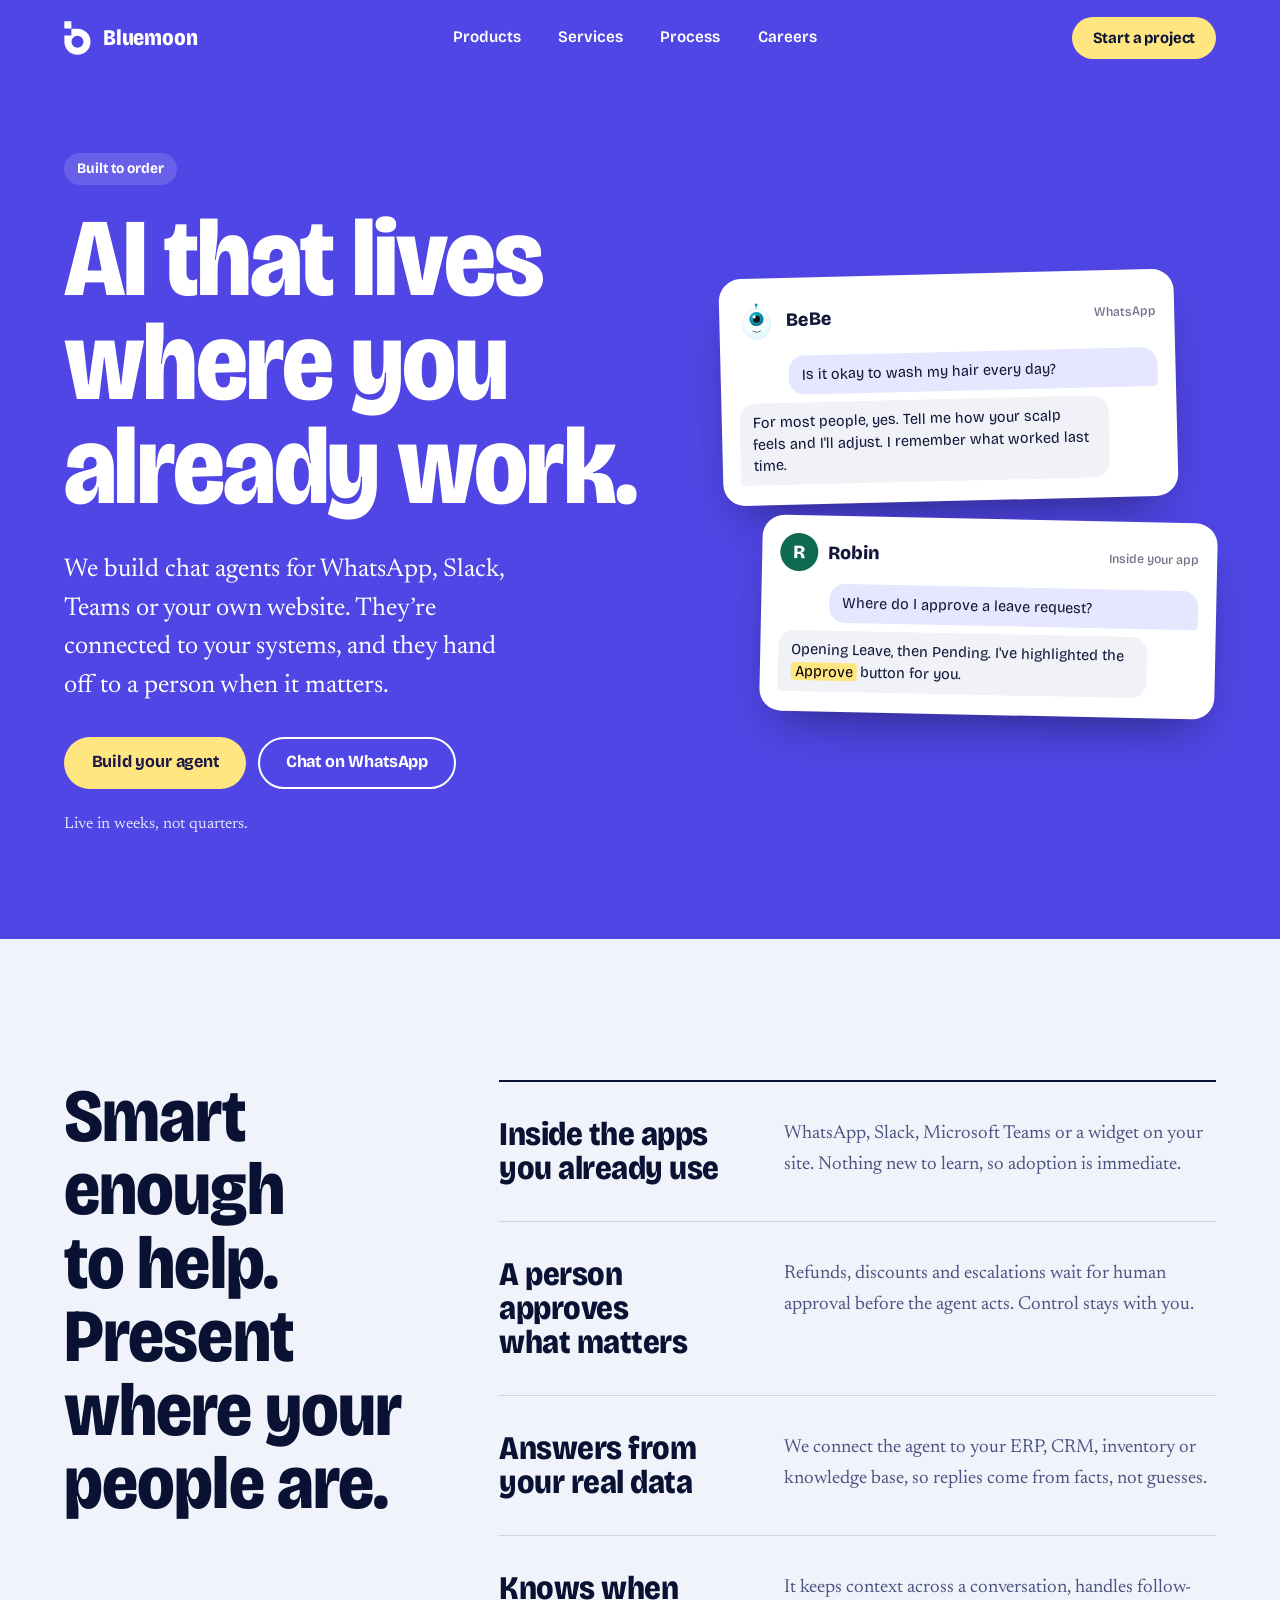
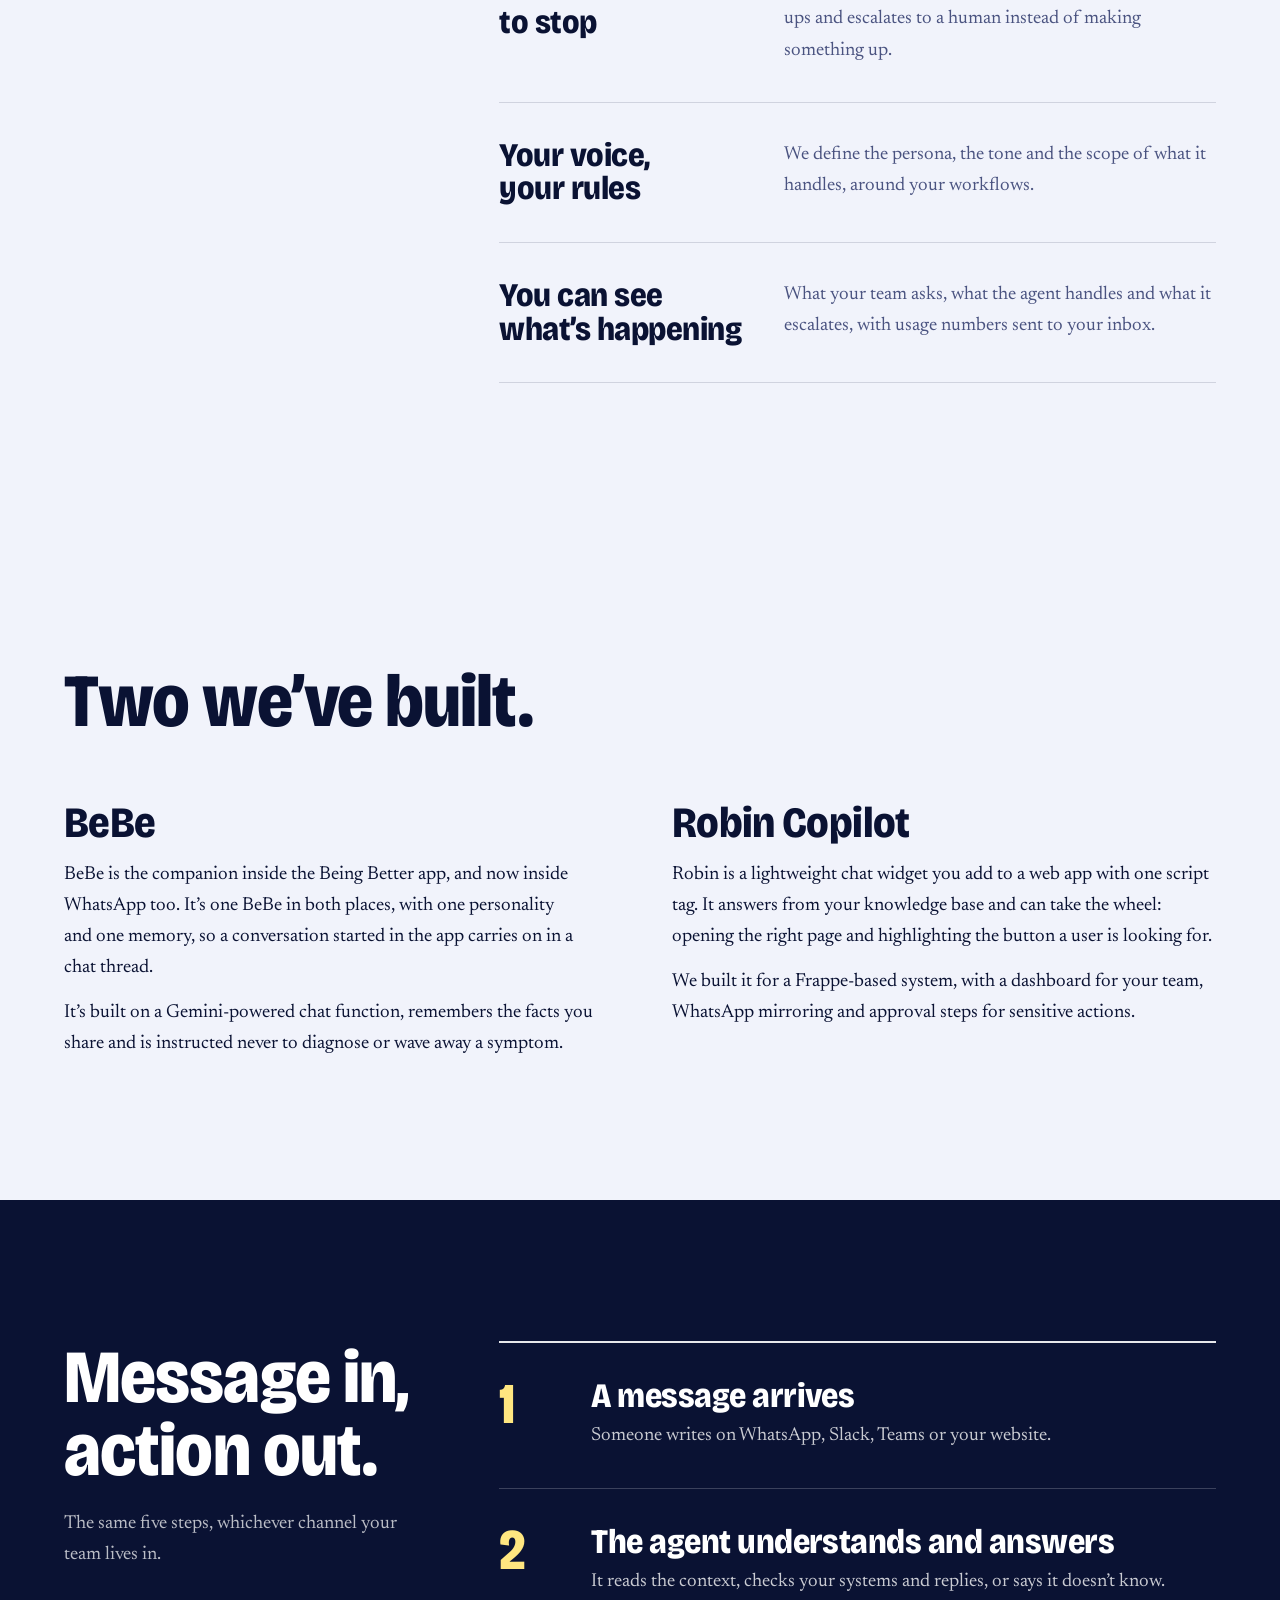
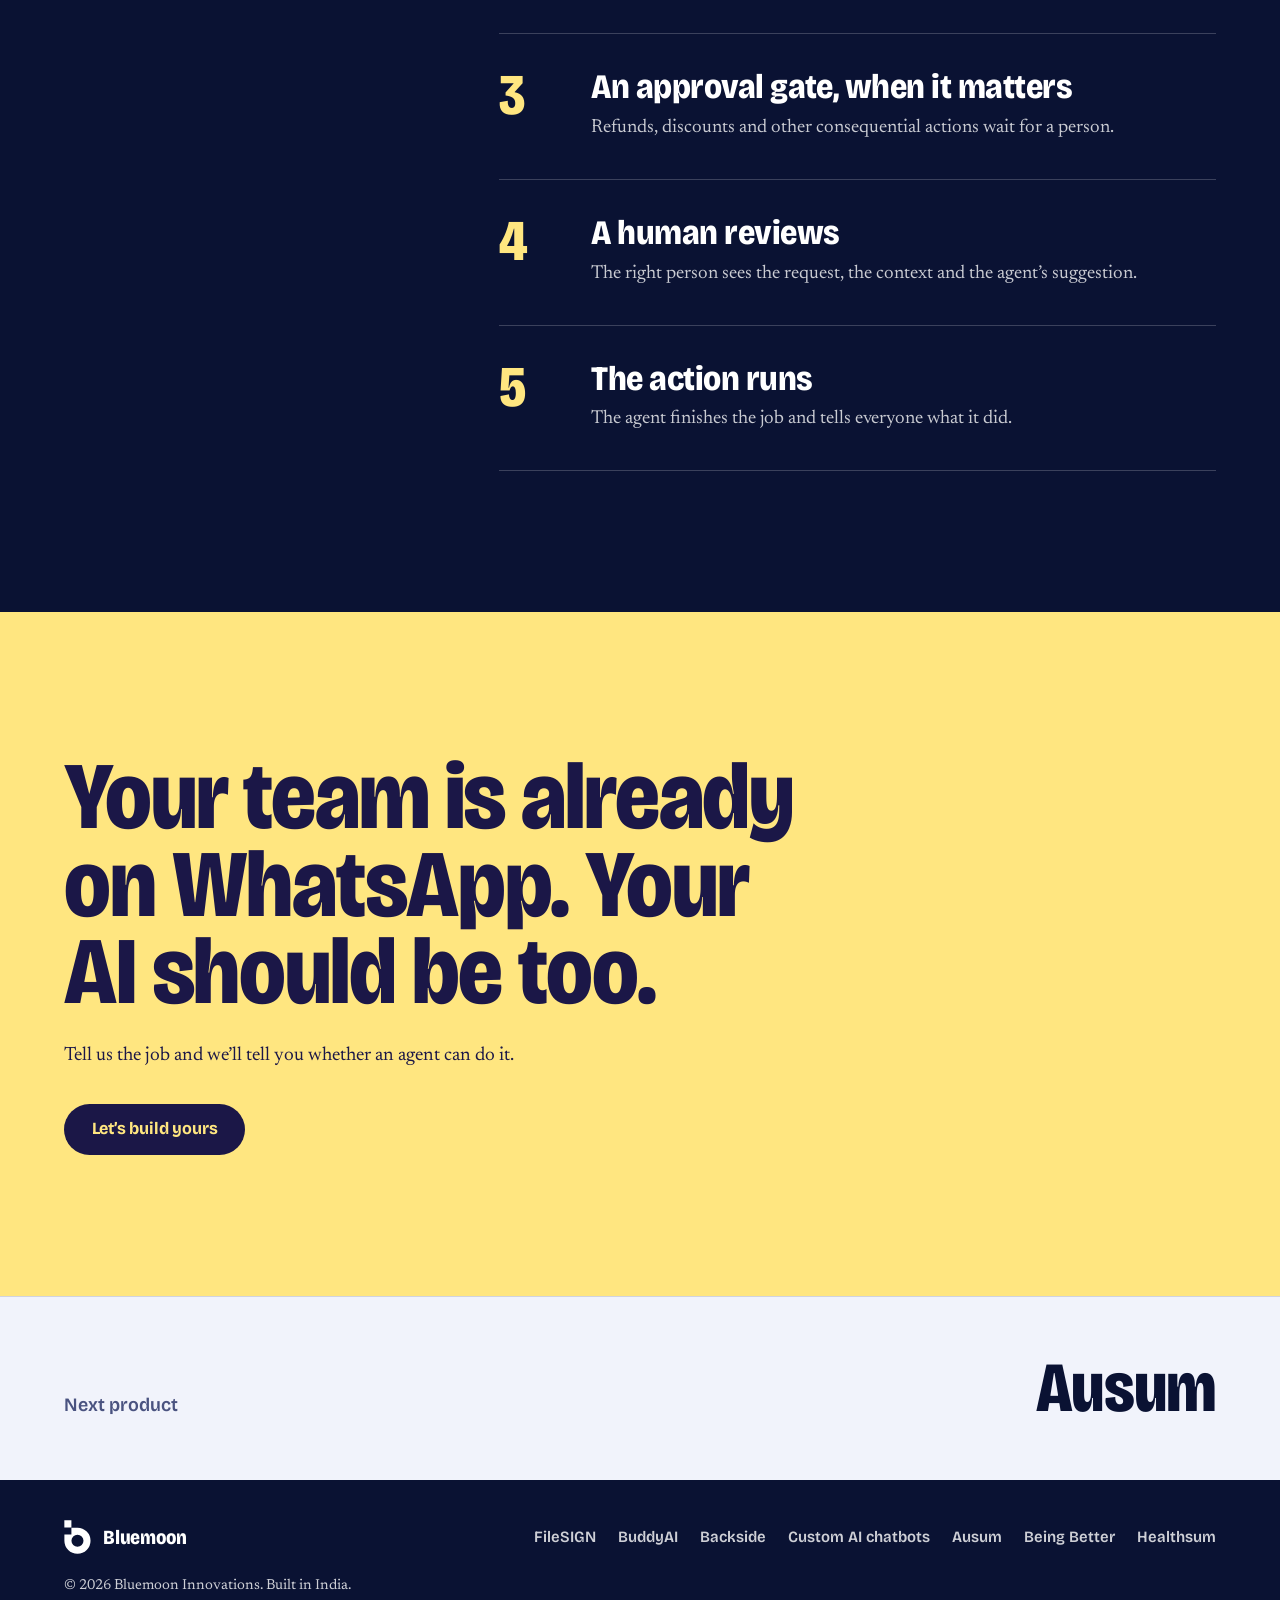
<file: products/robin-copilot.html>
<!DOCTYPE html>
<html lang="en">
<head>
<meta charset="UTF-8">
<meta name="viewport" content="width=device-width, initial-scale=1.0">
<title>Custom AI chatbots | Bluemoon Innovations</title>
<meta name="description" content="Custom AI agents for WhatsApp, Slack, Teams or your own app, connected to your systems and ready to hand off to a human. Meet BeBe and Robin.">
<meta property="og:title" content="Custom AI chatbots | Bluemoon Innovations">
<meta property="og:description" content="Custom AI agents for WhatsApp, Slack, Teams or your own app, connected to your systems and ready to hand off to a human. Meet BeBe and Robin.">
<meta property="og:type" content="website">
<link rel="icon" type="image/svg+xml" href="../assets/mark.svg">
<link rel="preconnect" href="https://fonts.googleapis.com">
<link rel="preconnect" href="https://fonts.gstatic.com" crossorigin>
<link href="https://fonts.googleapis.com/css2?family=Bricolage+Grotesque:opsz,wdth,wght@12..96,75..100,200..800&family=Newsreader:ital,opsz,wght@0,6..72,400..600;1,6..72,400..600&display=swap" rel="stylesheet">
<link rel="stylesheet" href="../assets/site.css">
<style>:root{--hero-bg:#4F46E5;--hero-fg:#FFFFFF;--accent:#FFE680;--accent-fg:#1B1747;}</style>
<!-- RB2B visitor identification -->
<script>!function(key){if(window.reb2b)return;window.reb2b={loaded:true};var s=document.createElement("script");s.async=true;s.src="https://ddwl4m2hdecbv.cloudfront.net/b/"+key+"/"+key+".js.gz";document.getElementsByTagName("script")[0].parentNode.insertBefore(s,document.getElementsByTagName("script")[0]);}("7N850H5W2XN1");</script>
<!-- Microsoft Clarity session recording & heatmaps -->
<script type="text/javascript">
    (function(c,l,a,r,i,t,y){
        c[a]=c[a]||function(){(c[a].q=c[a].q||[]).push(arguments)};
        t=l.createElement(r);t.async=1;t.src="https://www.clarity.ms/tag/"+i;
        y=l.getElementsByTagName(r)[0];y.parentNode.insertBefore(t,y);
    })(window, document, "clarity", "script", "xbkijk79ph");
</script>
</head>
<body>
<a class="skip" href="#main">Skip to content</a>
<header class="nav" id="nav">
  <a class="brand" href="../index.html" aria-label="Bluemoon Innovations, home"><svg viewBox="655 400 620 785" aria-hidden="true"><path fill-rule="evenodd" d="M663 405H826V573H663Z M826 576H966A302 302 0 0 1 966 1180A302 302 0 0 1 664 878V735H826Z M1105 878A139 139 0 1 0 827 878A139 139 0 1 0 1105 878Z"/></svg><span>Bluemoon</span></a>
  <button class="nav-toggle" aria-expanded="false" aria-controls="nav-links">Menu</button>
  <ul class="nav-links" id="nav-links">
    <li><a href="../index.html#products">Products</a></li>
    <li><a href="../index.html#services">Services</a></li>
    <li><a href="../process.html">Process</a></li>
    <li><a href="../index.html#careers">Careers</a></li>
  </ul>
  <a class="btn" href="../index.html#contact">Start a project</a>
</header>

<main id="main">
<section class="phero " style="">
  <div class="wrap phero-in">
    <div>
      <span class="chip">Built to order</span>
      <h1>AI that lives where you already work.</h1>
      <p class="lede">We build chat agents for WhatsApp, Slack, Teams or your own website. They’re connected to your systems, and they hand off to a person when it matters.</p>
      <div class="actions"><a class="btn btn-main" href="../index.html#contact">Build your agent</a><a class="btn btn-line" href="https://wa.me/919003626854?text=Hey%2C%20I%20checked%20out%20your%20website%20and%20would%20like%20to%20talk%20about%20a%20project%20I%20want%20to%20brainstorm%20and%20build%20with%20you%20guys." target="_blank" rel="noopener">Chat on WhatsApp</a></div>
      <p class="meta">Live in weeks, not quarters.</p>
    </div>
    <div class="phero-visual"><div class="chat-stack" aria-hidden="true">
  <div class="chat-card">
    <div class="chat-who"><svg viewBox="0 0 120 150" aria-hidden="true"><defs>
<radialGradient id="bb1" cx="42%" cy="28%" r="82%"><stop offset="0" stop-color="#fff"/><stop offset=".55" stop-color="#F4FDFF"/><stop offset="1" stop-color="#D7F4FB"/></radialGradient>
<radialGradient id="bi1" cx="40%" cy="34%" r="74%"><stop offset="0" stop-color="#3CC6E0"/><stop offset=".52" stop-color="#0891B2"/><stop offset="1" stop-color="#155E75"/></radialGradient></defs>
<line x1="60" y1="44" x2="60" y2="30" stroke="#0891B2" stroke-width="2.5" stroke-linecap="round"/><circle cx="60" cy="26" r="4.5" fill="#0891B2"/>
<ellipse cx="60" cy="86" rx="44" ry="48" fill="url(#bb1)" stroke="rgba(8,145,178,.3)"/>
<circle cx="60" cy="70" r="22" fill="url(#bi1)"/><circle cx="60" cy="70" r="11" fill="#15151A"/><circle cx="53" cy="63" r="5" fill="#fff"/>
<path d="M48 108Q60 116 72 108" fill="none" stroke="#6E6E73" stroke-width="3" stroke-linecap="round"/></svg><span>BeBe</span><small>WhatsApp</small></div>
    <div class="bubble u">Is it okay to wash my hair every day?</div>
    <div class="bubble b">For most people, yes. Tell me how your scalp feels and I'll adjust. I remember what worked last time.</div>
  </div>
  <div class="chat-card">
    <div class="chat-who"><span class="chat-av">R</span><span>Robin</span><small>Inside your app</small></div>
    <div class="bubble u">Where do I approve a leave request?</div>
    <div class="bubble b">Opening Leave, then Pending. I've highlighted the <mark>Approve</mark> button for you.</div>
  </div>
</div></div>
  </div>
</section>

<section class="bandsec">
  <div class="wrap split">
    <header><h2>Smart enough to help. Present where your people are.</h2></header>
    <ul class="defs"><li><h3>Inside the apps you already use</h3><p>WhatsApp, Slack, Microsoft Teams or a widget on your site. Nothing new to learn, so adoption is immediate.</p></li><li><h3>A person approves what matters</h3><p>Refunds, discounts and escalations wait for human approval before the agent acts. Control stays with you.</p></li><li><h3>Answers from your real data</h3><p>We connect the agent to your ERP, CRM, inventory or knowledge base, so replies come from facts, not guesses.</p></li><li><h3>Knows when to stop</h3><p>It keeps context across a conversation, handles follow-ups and escalates to a human instead of making something up.</p></li><li><h3>Your voice, your rules</h3><p>We define the persona, the tone and the scope of what it handles, around your workflows.</p></li><li><h3>You can see what’s happening</h3><p>What your team asks, what the agent handles and what it escalates, with usage numbers sent to your inbox.</p></li></ul>
  </div>
</section>
<section class="bandsec">
  <div class="wrap">
    <h2 style="margin-bottom:clamp(32px,5vw,64px)">Two we’ve built.</h2>
    <div class="duo">
      <div><h3>BeBe</h3><p>BeBe is the companion inside the Being Better app, and now inside WhatsApp too. It’s one BeBe in both places, with one personality and one memory, so a conversation started in the app carries on in a chat thread.</p><p>It’s built on a Gemini-powered chat function, remembers the facts you share and is instructed never to diagnose or wave away a symptom.</p></div>
      <div><h3>Robin Copilot</h3><p>Robin is a lightweight chat widget you add to a web app with one script tag. It answers from your knowledge base and can take the wheel: opening the right page and highlighting the button a user is looking for.</p><p>We built it for a Frappe-based system, with a dashboard for your team, WhatsApp mirroring and approval steps for sensitive actions.</p></div>
    </div>
  </div>
</section>
<section class="section on-night on-dark">
  <div class="wrap split">
    <header><h2>Message in, action out.</h2><p>The same five steps, whichever channel your team lives in.</p></header>
    <ol class="steps"><li><h3>A message arrives</h3><p>Someone writes on WhatsApp, Slack, Teams or your website.</p></li><li><h3>The agent understands and answers</h3><p>It reads the context, checks your systems and replies, or says it doesn’t know.</p></li><li><h3>An approval gate, when it matters</h3><p>Refunds, discounts and other consequential actions wait for a person.</p></li><li><h3>A human reviews</h3><p>The right person sees the request, the context and the agent’s suggestion.</p></li><li><h3>The action runs</h3><p>The agent finishes the job and tells everyone what it did.</p></li></ol>
  </div>
</section>
<section class="cta">
  <div class="wrap">
    <h2>Your team is already on WhatsApp. Your AI should be too.</h2><p>Tell us the job and we’ll tell you whether an agent can do it.</p><div class="actions"><a class="btn" href="../index.html#contact">Let’s build yours</a></div>
  </div>
</section>
<a class="next" href="ausum.html"><span>Next product</span><b>Ausum</b></a>
</main>
<footer class="foot on-dark">
  <div class="foot-in">
    <a class="brand" href="../index.html" aria-label="Bluemoon Innovations, home"><svg viewBox="655 400 620 785" aria-hidden="true"><path fill-rule="evenodd" d="M663 405H826V573H663Z M826 576H966A302 302 0 0 1 966 1180A302 302 0 0 1 664 878V735H826Z M1105 878A139 139 0 1 0 827 878A139 139 0 1 0 1105 878Z"/></svg><span>Bluemoon</span></a>
    <nav aria-label="Products"><a href="../products/filesign.html">FileSIGN</a><a href="../products/buddyai.html">BuddyAI</a><a href="../products/backside.html">Backside</a><a href="../products/robin-copilot.html">Custom AI chatbots</a><a href="../products/ausum.html">Ausum</a><a href="../products/being-better.html">Being Better</a><a href="../products/healthsum.html">Healthsum</a></nav>
    <small>© 2026 Bluemoon Innovations. Built in India.</small>
  </div>
</footer>
<script src="../assets/site.js"></script>
</body>
</html>
</file>
<file: assets/site.css>
/* Bluemoon Innovations — shared styles
   Palette comes from the logo blue. Each product page overrides --hero-bg / --hero-fg / --accent. */

*, *::before, *::after { box-sizing: border-box; margin: 0; padding: 0; }
html { scroll-behavior: smooth; -webkit-text-size-adjust: 100%; }
@media (prefers-reduced-motion: reduce) { html { scroll-behavior: auto; } }

:root {
  --blue: #0D46C8;
  --blue-deep: #082A7A;
  --night: #0A1233;
  --paper: #F1F3FB;
  --paper-2: #E4E8F7;
  --white: #FFFFFF;
  --lemon: #FFE680;
  --muted: #4A5380;
  --rule: rgba(10, 18, 51, .14);

  --display: 'Bricolage Grotesque', 'Helvetica Neue', Arial, sans-serif;
  --text: 'Newsreader', Georgia, 'Times New Roman', serif;

  --gutter: clamp(20px, 5vw, 64px);
  --sec-y: clamp(72px, 11vw, 150px);
  --nav-h: 76px;

  /* per-page theming */
  --hero-bg: var(--blue);
  --hero-fg: #fff;
  --accent: var(--blue);
  --accent-fg: #fff;
}

body {
  font-family: var(--text);
  font-size: clamp(1.0625rem, 1.02rem + .2vw, 1.25rem);
  line-height: 1.65;
  color: var(--night);
  background: var(--paper);
  overflow-x: hidden;
  -webkit-font-smoothing: antialiased;
}
img, svg { display: block; max-width: 100%; }
img { height: auto; }
a { color: inherit; }
:focus-visible { outline: 3px solid var(--focus, var(--blue)); outline-offset: 3px; border-radius: 4px; }
.on-dark { --focus: var(--lemon); }
.nav { --focus: currentColor; }
.hero { --focus: var(--lemon); }
.phero { --focus: var(--hero-fg); }
.cta { --focus: var(--accent-fg); }
.panel { --focus: var(--fg); }

.skip { position: absolute; left: 12px; top: -60px; z-index: 2000; background: var(--lemon); color: var(--night); padding: 10px 16px; border-radius: 8px; font-family: var(--display); font-weight: 600; text-decoration: none; }
.skip:focus { top: 12px; }

/* ── type ─────────────────────────────────────────────── */
h1, h2, h3, h4, .display { font-family: var(--display); font-stretch: 88%; font-weight: 800; letter-spacing: -.012em; line-height: .98; text-wrap: balance; }
h1 { font-size: clamp(3.1rem, 1rem + 9.2vw, 10rem); line-height: .94; letter-spacing: -.015em; }
h2 { font-size: clamp(2.2rem, 1rem + 4.6vw, 4.8rem); }
h3 { font-size: clamp(1.7rem, 1.1rem + 2vw, 2.8rem); letter-spacing: -.015em; }
h4 { font-size: 1.35rem; letter-spacing: -.015em; font-stretch: 90%; font-weight: 700; line-height: 1.1; }
.lede { font-size: clamp(1.2rem, 1.05rem + .7vw, 1.6rem); line-height: 1.5; max-width: 34ch; text-wrap: pretty; }
p { max-width: 62ch; text-wrap: pretty; }
.ui { font-family: var(--display); font-stretch: 95%; }

/* ── layout ───────────────────────────────────────────── */
.wrap { max-width: 1280px; margin-inline: auto; }
.section { padding: var(--sec-y) var(--gutter); }
.on-blue { background: var(--blue); color: #fff; }
.on-night { background: var(--night); color: #fff; }
.on-paper2 { background: var(--paper-2); }

/* ── buttons ──────────────────────────────────────────── */
.btn {
  display: inline-flex; align-items: center; justify-content: center; gap: .5em;
  font-family: var(--display); font-stretch: 95%; font-weight: 700; font-size: 1.0625rem; letter-spacing: -.01em;
  padding: .85em 1.5em; border-radius: 999px; text-decoration: none; line-height: 1.1;
  border: 2px solid transparent; cursor: pointer;
  transition: transform .18s ease, background-color .18s ease, color .18s ease, border-color .18s ease;
}
.btn:hover { transform: translateY(-2px); }
.btn-lemon { background: var(--lemon); color: var(--night); }
.btn-lemon:hover { background: #fff; }
.btn-ink { background: var(--night); color: #fff; }
.btn-ink:hover { background: var(--blue); }
.btn-line { border-color: currentColor; color: inherit; background: transparent; }
.btn-line:hover { background: color-mix(in srgb, currentColor 12%, transparent); }
.btn-accent { background: var(--accent); color: var(--accent-fg); }
.btn-accent:hover { filter: brightness(1.08); }
.actions { display: flex; flex-wrap: wrap; gap: 12px; }

.textlink { font-family: var(--display); font-stretch: 95%; font-weight: 700; text-decoration: underline; text-decoration-thickness: 2px; text-underline-offset: .22em; }
.textlink:hover { text-decoration-color: var(--lemon); }

/* ── nav ──────────────────────────────────────────────── */
.nav {
  position: fixed; inset: 0 0 auto 0; z-index: 900; height: var(--nav-h);
  display: flex; align-items: center; justify-content: space-between; gap: 24px;
  padding-inline: var(--gutter);
  color: var(--hero-fg);
  transition: background-color .25s ease, color .25s ease, box-shadow .25s ease;
}
.nav.is-stuck { background: color-mix(in srgb, var(--paper) 94%, transparent); -webkit-backdrop-filter: blur(14px); backdrop-filter: blur(14px); color: var(--night); box-shadow: 0 1px 0 var(--rule); }
.brand { display: inline-flex; align-items: center; gap: 12px; text-decoration: none; font-family: var(--display); font-stretch: 85%; font-weight: 800; font-size: 1.4rem; letter-spacing: -0.006em; line-height: 1; }
.brand svg { height: 34px; width: auto; }
.brand svg path { fill: currentColor; }
.nav-links { display: flex; align-items: center; gap: clamp(16px, 2.6vw, 38px); list-style: none; }
.nav-links a { font-family: var(--display); font-stretch: 95%; font-weight: 600; font-size: 1rem; text-decoration: none; padding: 6px 2px; border-bottom: 2px solid transparent; }
.nav-links a:hover { border-bottom-color: currentColor; }
.nav-links a[aria-current="page"] { border-bottom-color: currentColor; }
.nav .btn { padding: .65em 1.2em; font-size: .975rem; background: var(--lemon); color: var(--night); }
.nav .btn:hover { background: #fff; }
.nav.is-stuck .btn { background: var(--blue); color: #fff; }
.nav.is-stuck .btn:hover { background: var(--night); }
.nav-toggle { display: none; background: none; border: 0; color: inherit; font: inherit; font-family: var(--display); font-weight: 700; cursor: pointer; padding: 8px 4px; }
@media (max-width: 860px) {
  .nav-toggle { display: inline-block; }
  .nav-links { position: absolute; top: var(--nav-h); left: 0; right: 0; flex-direction: column; align-items: flex-start; gap: 4px; padding: 12px var(--gutter) 24px; background: var(--night); color: #fff; display: none; }
  .nav-links.open { display: flex; }
  .nav-links a { font-size: 1.5rem; padding: 8px 0; }
  .nav > .btn { display: none; }
}

/* ── home hero ────────────────────────────────────────── */
.hero {
  --lit: .1; --orb: min(46vw, 72svh); --cw: min(340px, 27vw);
  position: relative; isolation: isolate; overflow: hidden;
  min-height: 100svh; display: flex; flex-direction: column; justify-content: flex-end;
  padding: calc(var(--nav-h) + 40px) var(--gutter) clamp(36px, 6vw, 72px);
  background: var(--blue); color: #fff;
}
.hero h1 { max-width: 8.6em; }
.hero .lede { margin-top: clamp(20px, 3vw, 36px); color: rgba(255,255,255,.92); }
.hero .actions { margin-top: clamp(24px, 3vw, 40px); }
.moon {
  position: absolute; z-index: -1; right: -3vw; top: 56%; translate: 0 -50%;
  width: var(--orb); aspect-ratio: 1; border-radius: 50%; overflow: hidden;
  background:
    radial-gradient(circle at 70% 26%, #D6E3FF 0%, #8FB0FF 24%, #4F7DF5 52%, #2B57D6 78%, #1E43B5 100%);
  box-shadow: 0 0 0 1px rgba(255,255,255,.12), 0 0 120px 20px rgba(120,160,255,.25);
}
.moon::before { /* craters */
  content: ''; position: absolute; inset: 0; opacity: .5;
  background:
    radial-gradient(circle at 38% 62%, rgba(10,30,120,.35) 0 7%, transparent 7.6%),
    radial-gradient(circle at 62% 70%, rgba(10,30,120,.28) 0 4.5%, transparent 5.1%),
    radial-gradient(circle at 58% 36%, rgba(10,30,120,.3) 0 9%, transparent 9.6%),
    radial-gradient(circle at 80% 50%, rgba(10,30,120,.22) 0 3.4%, transparent 4%),
    radial-gradient(circle at 44% 28%, rgba(10,30,120,.24) 0 3%, transparent 3.6%);
}
.moon-shade { position: absolute; inset: 0; border-radius: 50%; background: var(--blue); translate: calc(var(--lit) * -100%) 0; }
@media (max-width: 760px) {
  .moon { width: 90vw; right: -38vw; top: 30%; }
}
.ship {
  position: absolute; right: var(--gutter); bottom: clamp(36px, 6vw, 72px);
  display: flex; align-items: center; gap: 14px; max-width: 320px;
  background: var(--lemon); color: var(--night); text-decoration: none;
  padding: 14px 18px; border-radius: 18px; font-family: var(--display); font-stretch: 95%; line-height: 1.2;
  transition: transform .18s ease;
}
.ship:hover { transform: translateY(-3px) rotate(-1deg); }
.ship b { display: block; font-weight: 800; font-size: 1.05rem; }
.ship span { font-size: .9rem; font-weight: 500; }
.ship-dot { width: 12px; height: 12px; border-radius: 50%; background: #1B8A3A; flex: none; box-shadow: 0 0 0 4px rgba(27,138,58,.2); }
@media (max-width: 900px) { .ship { position: static; margin-top: 32px; align-self: flex-start; } }

/* ── studio / manifesto ───────────────────────────────── */
.statement { font-family: var(--display); font-stretch: 85%; font-weight: 700; letter-spacing: -0.006em; line-height: 1.02; font-size: clamp(2rem, 1rem + 4.4vw, 4.6rem); max-width: 19em; text-wrap: balance; }
.beliefs { display: grid; grid-template-columns: repeat(3, 1fr); gap: clamp(28px, 4vw, 64px); margin-top: clamp(48px, 7vw, 96px); }
.beliefs h3 { font-size: clamp(1.6rem, 1.1rem + 1.4vw, 2.3rem); margin-bottom: 14px; }
.beliefs p { color: var(--muted); }
.facts { display: flex; flex-wrap: wrap; gap: 14px 56px; margin-top: clamp(48px, 7vw, 88px); padding-top: 28px; border-top: 2px solid var(--night); }
.fact b { display: block; font-family: var(--display); font-stretch: 80%; font-weight: 800; font-size: clamp(2.6rem, 2rem + 2.4vw, 4.2rem); line-height: 1; letter-spacing: -0.012em; color: var(--blue); }
.fact span { font-size: 1rem; color: var(--muted); display: block; max-width: 22ch; }
@media (max-width: 860px) { .beliefs { grid-template-columns: 1fr; } }

/* ── product stack ────────────────────────────────────── */
.shelf-head { display: flex; flex-wrap: wrap; justify-content: space-between; align-items: end; gap: 24px; padding: 0 var(--gutter) clamp(32px, 5vw, 64px); }
.shelf-head p { color: var(--muted); }
.stack { padding: 0 clamp(8px, 2vw, 24px) clamp(40px, 6vw, 80px); }
.panel {
  --i: 0;
  position: sticky; top: calc(var(--nav-h) + var(--i) * 12px - 8px);
  display: grid; grid-template-columns: minmax(0, 5fr) minmax(0, 6fr); align-items: center; gap: clamp(24px, 4vw, 64px);
  min-height: min(82svh, 760px); margin-bottom: 28px;
  padding: clamp(28px, 4.5vw, 64px);
  border-radius: 32px;
  background: var(--bg); color: var(--fg);
  box-shadow: 0 -14px 40px rgba(10, 18, 51, .12);
}
.panel .chip { display: inline-block; font-family: var(--display); font-stretch: 95%; font-weight: 700; font-size: .875rem; padding: .3em .85em; border-radius: 999px; background: color-mix(in srgb, var(--fg) 14%, transparent); margin-bottom: 18px; }
.panel h3 { font-size: clamp(2.8rem, 1.4rem + 5.2vw, 6.4rem); line-height: .9; letter-spacing: -0.009em; margin-bottom: 20px; }
.panel p { font-size: clamp(1.1rem, 1rem + .4vw, 1.3rem); max-width: 30ch; margin-bottom: 28px; opacity: .92; }
.panel .btn { background: var(--fg); color: var(--bg); }
.panel .btn:hover { filter: brightness(1.15); }
.panel-visual { position: relative; min-width: 0; }
@media (max-width: 900px) {
  .panel { position: relative; top: auto; grid-template-columns: 1fr; min-height: 0; box-shadow: none; border-radius: 28px; }
  .panel h3 { font-size: clamp(2.6rem, 14vw, 4.4rem); }
}

/* device frames */
.frame { border-radius: 14px; overflow: hidden; background: #fff; box-shadow: 0 30px 60px -20px rgba(0,0,0,.45), 0 0 0 1px rgba(0,0,0,.08); }
.frame-bar { height: 28px; background: #ECECF1; display: flex; align-items: center; gap: 6px; padding: 0 12px; }
.frame-bar i { width: 10px; height: 10px; border-radius: 50%; background: #C9C9D2; }
.frame img { width: 100%; height: auto; }
.phone { width: min(260px, 56%); margin-inline: auto; border-radius: 38px; padding: 9px; background: #0B0B10; box-shadow: 0 30px 60px -20px rgba(0,0,0,.55), inset 0 0 0 2px #2b2b33; }
.phone img { border-radius: 30px; width: 100%; height: auto; }
.tilt-l { transform: rotate(-2.2deg); }
.tilt-r { transform: rotate(2deg); }

/* ── services ─────────────────────────────────────────── */
.split { display: grid; grid-template-columns: minmax(0, 4fr) minmax(0, 8fr); gap: clamp(32px, 6vw, 96px); }
.split > header { align-self: start; position: sticky; top: calc(var(--nav-h) + 24px); }
.split > header p { margin-top: 20px; color: var(--muted); }
.on-night .split > header p { color: rgba(255,255,255,.72); }
.rows { list-style: none; border-top: 2px solid currentColor; }
.rows > li { display: grid; grid-template-columns: minmax(0, 5fr) minmax(0, 7fr); gap: clamp(16px, 3vw, 48px); padding: clamp(24px, 3vw, 40px) 0; border-bottom: 1px solid var(--rule); }
.on-night .rows > li { border-bottom-color: rgba(255,255,255,.2); }
.rows h3 { font-size: clamp(1.6rem, 1.1rem + 1.6vw, 2.5rem); }
.rows p { color: var(--muted); }
.on-night .rows p { color: rgba(255,255,255,.78); }
.rows .tools { margin-top: 10px; font-size: .95rem; font-style: italic; }
@media (max-width: 900px) { .split { grid-template-columns: 1fr; } .split > header { position: static; } .rows > li { grid-template-columns: 1fr; gap: 10px; } }

/* process steps (a true sequence, so numbered) */
.steps { list-style: none; counter-reset: s; border-top: 2px solid rgba(255,255,255,.9); }
.steps > li { counter-increment: s; display: grid; grid-template-columns: 4.5rem minmax(0, 1fr); gap: 8px 20px; padding: clamp(22px, 3vw, 36px) 0; border-bottom: 1px solid rgba(255,255,255,.2); }
.steps > li::before { content: counter(s); grid-row: span 2; font-family: var(--display); font-stretch: 80%; font-weight: 800; font-size: clamp(2.6rem, 2rem + 2vw, 4rem); line-height: .9; color: var(--lemon); letter-spacing: -0.012em; }
.steps h3 { font-size: clamp(1.5rem, 1.1rem + 1.3vw, 2.2rem); }
.steps p { color: rgba(255,255,255,.78); }

/* ── careers ──────────────────────────────────────────── */
.hiring { background: var(--lemon); }
.hiring-in { display: grid; grid-template-columns: minmax(0, 7fr) minmax(0, 4fr); gap: clamp(28px, 5vw, 80px); align-items: end; }
.hiring h2 { margin-bottom: 20px; }
.hiring .meta { display: flex; flex-wrap: wrap; gap: 8px 22px; margin-top: 18px; font-family: var(--display); font-stretch: 95%; font-weight: 600; }
.hiring .pay b { display: block; font-family: var(--display); font-stretch: 80%; font-weight: 800; font-size: clamp(3.4rem, 2rem + 4vw, 6rem); line-height: .9; letter-spacing: -0.013em; }
.hiring .pay span { display: block; margin-bottom: 20px; }
@media (max-width: 860px) { .hiring-in { grid-template-columns: 1fr; } }

/* ── contact + footer ─────────────────────────────────── */
.contact h2 { font-size: clamp(2.8rem, 1rem + 7.4vw, 8.2rem); line-height: .92; letter-spacing: -0.008em; max-width: 9.5em; }
.contact .lede { margin-top: 28px; }
.contact .actions { margin-top: 36px; }
.contact-info { display: grid; grid-template-columns: repeat(auto-fit, minmax(210px, 1fr)); gap: 28px 40px; margin-top: clamp(56px, 8vw, 110px); padding-top: 28px; border-top: 2px solid rgba(255,255,255,.9); }
.contact-info dt { font-family: var(--display); font-weight: 700; font-stretch: 95%; margin-bottom: 4px; color: var(--lemon); }
.contact-info dd { font-size: 1.05rem; line-height: 1.5; }
.contact-info a { text-underline-offset: .2em; }

.foot { background: var(--night); color: rgba(255,255,255,.8); padding: 40px var(--gutter); }
.foot-in { display: flex; flex-wrap: wrap; gap: 20px 40px; justify-content: space-between; align-items: center; }
.foot .brand { color: #fff; font-size: 1.25rem; }
.foot nav { display: flex; flex-wrap: wrap; gap: 8px 22px; font-family: var(--display); font-stretch: 95%; font-weight: 600; font-size: .98rem; }
.foot nav a { text-decoration: none; }
.foot nav a:hover { text-decoration: underline; text-underline-offset: .2em; }
.foot small { font-size: .9rem; }

/* ── product pages ────────────────────────────────────── */
.phero {
  background: var(--hero-bg); color: var(--hero-fg);
  padding: calc(var(--nav-h) + clamp(32px, 6vw, 80px)) var(--gutter) clamp(56px, 8vw, 110px);
}
.phero-in { display: grid; grid-template-columns: minmax(0, 6fr) minmax(0, 5fr); gap: clamp(32px, 5vw, 80px); align-items: center; min-height: min(70svh, 680px); }
.phero h1 { font-size: clamp(3rem, 1rem + 7.4vw, 8.2rem); margin-bottom: clamp(20px, 3vw, 32px); }
.phero .lede { max-width: 32ch; margin-bottom: 32px; }
.phero .btn-main { background: var(--accent); color: var(--accent-fg); }
.phero .btn-main:hover { filter: brightness(1.1); }
.phero .meta { margin-top: 22px; font-size: 1rem; opacity: .85; }
.phero .chip { display: inline-block; font-family: var(--display); font-stretch: 95%; font-weight: 700; font-size: .9rem; padding: .3em .9em; border-radius: 999px; background: color-mix(in srgb, var(--hero-fg) 14%, transparent); margin-bottom: 22px; }
.phero-visual { position: relative; min-width: 0; }
@media (max-width: 900px) { .phero-in { grid-template-columns: 1fr; min-height: 0; } }

.bandsec { padding: var(--sec-y) var(--gutter); }
.defs { list-style: none; border-top: 2px solid var(--night); }
.defs > li { display: grid; grid-template-columns: minmax(0, 4fr) minmax(0, 7fr); gap: clamp(12px, 3vw, 48px); padding: clamp(22px, 3vw, 36px) 0; border-bottom: 1px solid var(--rule); }
.defs h3 { font-size: clamp(1.45rem, 1.1rem + 1.2vw, 2.1rem); line-height: 1.02; }
.defs p { color: var(--muted); }
.on-night .defs { border-top-color: #fff; }
.on-night .defs > li { border-bottom-color: rgba(255,255,255,.2); }
.on-night .defs p { color: rgba(255,255,255,.78); }
@media (max-width: 760px) { .defs > li { grid-template-columns: 1fr; gap: 8px; } }

.gallery { display: grid; grid-template-columns: repeat(2, minmax(0, 1fr)); gap: clamp(16px, 2.4vw, 32px); margin-top: clamp(32px, 5vw, 56px); }
.gallery figure { margin: 0; }
.gallery figcaption { margin-top: 12px; font-family: var(--display); font-stretch: 95%; font-weight: 600; font-size: 1rem; }
.gallery .frame { box-shadow: 0 20px 44px -18px rgba(10,18,51,.4), 0 0 0 1px rgba(10,18,51,.08); }
@media (max-width: 760px) { .gallery { grid-template-columns: 1fr; } }

.cta { background: var(--accent); color: var(--accent-fg); padding: var(--sec-y) var(--gutter); }
.cta h2 { font-size: clamp(2.6rem, 1rem + 6.2vw, 7rem); line-height: .92; max-width: 11em; margin-bottom: 24px; }
.cta p { margin-bottom: 32px; font-size: 1.2rem; }
.cta .btn { background: var(--accent-fg); color: var(--accent); }
.cta .btn.btn-line { background: transparent; color: inherit; border-color: currentColor; }
.cta small { display: block; margin-top: 18px; font-size: .95rem; opacity: .85; }

.next { display: flex; flex-wrap: wrap; justify-content: space-between; align-items: baseline; gap: 12px 32px; padding: clamp(32px, 5vw, 56px) var(--gutter); background: var(--paper); text-decoration: none; color: var(--night); border-top: 1px solid var(--rule); }
.next span { color: var(--muted); font-family: var(--display); font-weight: 600; font-stretch: 95%; }
.next b { font-family: var(--display); font-stretch: 82%; font-weight: 800; font-size: clamp(2.2rem, 1.2rem + 4vw, 4.6rem); letter-spacing: -0.012em; line-height: 1; }
.next:hover b { text-decoration: underline; text-decoration-thickness: 4px; text-underline-offset: .12em; text-decoration-color: var(--blue); }

/* ── lead-capture (home only) ─────────────────────────── */
#bm-bar { position: fixed; z-index: 950; left: 0; right: 0; top: 0; height: 44px; display: none; align-items: center; justify-content: center; gap: 14px; background: var(--night); color: #fff; font-family: var(--display); font-stretch: 95%; font-weight: 600; font-size: .95rem; padding: 0 44px; }
#bm-bar.show { display: flex; }
#bm-bar button { font: inherit; cursor: pointer; }
#bm-bar-cta { background: var(--lemon); color: var(--night); border: 0; border-radius: 999px; padding: 5px 14px; font-weight: 700; }
#bm-bar-close { position: absolute; right: 10px; top: 5px; width: 34px; height: 34px; background: none; border: 0; color: #fff; font-size: 1.5rem; line-height: 1; }
@media (max-width: 640px) { #bm-bar-text { display: none; } }

#bm-teaser { position: fixed; z-index: 940; right: 20px; bottom: 20px; width: min(340px, calc(100vw - 40px)); display: none; align-items: center; gap: 12px; background: var(--lemon); color: var(--night); border-radius: 20px; padding: 14px 16px; box-shadow: 0 14px 40px rgba(10,18,51,.3); cursor: pointer; font-family: var(--display); font-stretch: 95%; line-height: 1.25; }
#bm-teaser.show { display: flex; }
#bm-teaser strong { display: block; font-weight: 800; }
#bm-teaser span { font-size: .9rem; font-weight: 500; }
#bm-teaser-icon { font-size: 1.6rem; }
#bm-teaser-cta { margin-left: auto; font-weight: 700; text-decoration: underline; text-underline-offset: .2em; white-space: nowrap; }
#bm-teaser-dismiss { position: absolute; top: -10px; left: -10px; width: 28px; height: 28px; border-radius: 50%; border: 0; background: var(--night); color: #fff; cursor: pointer; font-size: 1rem; line-height: 1; }

#bm-modal-overlay { position: fixed; inset: 0; z-index: 1000; background: rgba(10,18,51,.72); display: none; align-items: center; justify-content: center; padding: 16px; }
#bm-modal-overlay.open { display: flex; }
#bm-modal { width: min(920px, 100%); max-height: calc(100svh - 32px); display: flex; flex-direction: column; background: var(--paper); border-radius: 24px; overflow: hidden; }
#bm-modal-header { display: flex; justify-content: space-between; gap: 16px; padding: 24px 28px 16px; }
#bm-modal-label { font-family: var(--display); font-weight: 700; color: var(--blue); margin-bottom: 4px; }
#bm-modal-title { font-family: var(--display); font-stretch: 82%; font-weight: 800; font-size: clamp(1.8rem, 1.2rem + 2vw, 2.8rem); line-height: 1; letter-spacing: -0.009em; }
#bm-modal-sub { margin-top: 10px; font-size: 1rem; color: var(--muted); max-width: 60ch; }
#bm-modal-close { flex: none; align-self: flex-start; width: 40px; height: 40px; border-radius: 50%; border: 0; background: var(--night); color: #fff; font-size: 1.4rem; cursor: pointer; }
#bm-modal-game { flex: 1; width: 100%; min-height: 380px; border: 0; background: #fff; }
#bm-modal-footer { padding: 12px 28px 18px; font-size: .9rem; color: var(--muted); }

/* ── illustrations built in CSS/SVG ───────────────────── */
.chat-stack { display: grid; gap: 18px; }
.chat-card { background: #fff; color: #14163A; border-radius: 22px; padding: 18px 18px 20px; box-shadow: 0 24px 50px -22px rgba(0,0,0,.5); font-family: var(--display); font-stretch: 95%; }
.chat-card:nth-child(1) { transform: rotate(-1.4deg); margin-right: 8%; }
.chat-card:nth-child(2) { transform: rotate(1.2deg); margin-left: 8%; }
.chat-who { display: flex; align-items: center; gap: 10px; font-weight: 800; margin-bottom: 12px; }
.chat-who small { font-weight: 500; opacity: .6; margin-left: auto; font-size: .8rem; }
.chat-who svg { height: 48px; width: auto; }
.chat-av { width: 38px; height: 38px; border-radius: 50%; background: #0E6B4F; display: grid; place-items: center; color: #fff; font-weight: 800; }
.bubble { max-width: 88%; padding: 9px 13px; border-radius: 16px; font-size: .95rem; line-height: 1.4; margin-top: 8px; }
.bubble.u { margin-left: auto; background: #E5E7FF; border-bottom-right-radius: 4px; }
.bubble.b { background: #F1F2F7; border-bottom-left-radius: 4px; }
.bubble mark { background: #FFE680; padding: 0 .25em; border-radius: 4px; }

.keys { display: inline-flex; gap: 6px; vertical-align: middle; }
.key { font-family: var(--display); font-weight: 700; font-size: .95em; min-width: 2.2em; text-align: center; padding: .25em .6em; border-radius: 8px; background: rgba(0,0,0,.08); box-shadow: 0 2px 0 rgba(0,0,0,.22); }

.canvas { position: relative; aspect-ratio: 5 / 4; border-radius: 20px; background-color: #FBF7EE; background-image: radial-gradient(rgba(42,29,16,.18) 1.2px, transparent 1.4px); background-size: 22px 22px; box-shadow: 0 30px 60px -24px rgba(42,29,16,.5), 0 0 0 1px rgba(42,29,16,.1); overflow: hidden; color: #2A1D10; font-family: var(--display); font-stretch: 90%; font-weight: 600; }
.note { position: absolute; padding: 14px 16px; border-radius: 6px; font-size: clamp(.8rem, .6rem + .6vw, 1.05rem); line-height: 1.25; box-shadow: 0 10px 18px -8px rgba(0,0,0,.35); }
.note.y { background: #FFE680; left: 7%; top: 10%; width: 36%; transform: rotate(-4deg); }
.note.p { background: #FFB8C6; left: 52%; top: 18%; width: 34%; transform: rotate(3deg); }
.note.g { background: #B9EBC9; left: 30%; top: 56%; width: 38%; transform: rotate(-1.5deg); }
.note.t { background: #fff; border: 1px solid rgba(42,29,16,.15); left: 66%; top: 62%; width: 28%; transform: rotate(2deg); font-weight: 500; }
.canvas .cursor { position: absolute; left: 12%; top: 70%; font-size: 1.1rem; }
.canvas .mini { position: absolute; right: 12px; bottom: 12px; width: 76px; height: 54px; border-radius: 8px; background: rgba(42,29,16,.08); border: 1px solid rgba(42,29,16,.2); }
.canvas .mini i { position: absolute; width: 14px; height: 10px; border-radius: 2px; background: #A47148; }

.stat-sticker { position: absolute; background: var(--accent); color: var(--accent-fg); border-radius: 18px; padding: 12px 16px; font-family: var(--display); font-stretch: 85%; font-weight: 800; font-size: 2rem; line-height: .95; letter-spacing: -0.009em; box-shadow: 0 14px 30px -12px rgba(0,0,0,.6); }
.stat-sticker small { display: block; font-stretch: 95%; font-weight: 600; font-size: .85rem; letter-spacing: 0; margin-top: 4px; }

.pop-widget { position: absolute; width: 24%; right: -2%; bottom: -2%; border-radius: 16px; box-shadow: 0 24px 44px -14px rgba(0,0,0,.6); }
.statrow { display: flex; flex-wrap: wrap; gap: 20px 56px; margin-top: 8px; }

.quote { font-family: var(--display); font-stretch: 85%; font-weight: 700; font-size: clamp(1.9rem, 1rem + 3.6vw, 4rem); line-height: 1.02; letter-spacing: -0.009em; max-width: 20em; text-wrap: balance; }
.quote + p { margin-top: 18px; color: var(--muted); }
.duo { display: grid; grid-template-columns: repeat(2, minmax(0, 1fr)); gap: clamp(28px, 5vw, 80px); }
.duo h3 { margin-bottom: 14px; }
.duo p + p { margin-top: 14px; }
@media (max-width: 860px) { .duo { grid-template-columns: 1fr; } }
.bar-note { font-style: italic; color: var(--muted); }
.industries { font-family: var(--display); font-stretch: 85%; font-weight: 700; font-size: clamp(1.8rem, 1rem + 3vw, 3.6rem); line-height: 1.08; letter-spacing: -0.009em; max-width: 22em; }
.industries span { color: var(--blue); }
@media (max-width: 600px) { .canvas .mini { display: none; } }

/* ── hero: rotating "someone needs…" + product poster ─── */
.hero > h1, .hero > .need, .hero > .lede, .hero > .actions { position: relative; z-index: 2; }
.need { font-family: var(--display); font-stretch: 90%; font-weight: 700; font-size: clamp(1.4rem, 1rem + 1.7vw, 2.4rem); line-height: 1.12; letter-spacing: -.01em; margin-top: clamp(14px, 2vw, 26px); min-height: 2.3em; max-width: 21em; }
.need span { color: rgba(255,255,255,.8); font-weight: 500; }
.need b { color: var(--lemon); font-weight: 800; display: inline-block; transition: opacity .3s ease, transform .3s ease; }
.need b.swap { opacity: 0; transform: translateY(10px); }
.hero .lede { margin-top: 8px; font-size: clamp(1.05rem, 1rem + .35vw, 1.3rem); max-width: 40ch; }

.stage { position: absolute; z-index: 3; width: var(--cw); top: 56%; translate: 0 -50%;
  right: calc(-3vw + var(--orb) / 2 - var(--cw) / 2); }
.cards { position: relative; aspect-ratio: 4 / 5; }
.cards::before { content: ''; position: absolute; inset: 0; border-radius: 28px; background: var(--lemon); transform: rotate(5deg) translate(14px, 6px); box-shadow: 0 30px 60px -24px rgba(0,10,60,.5); }
.hcard {
  position: absolute; inset: 0; display: flex; flex-direction: column; gap: 14px; padding: 18px 18px 20px;
  border-radius: 28px; background: var(--bg); color: var(--fg); text-decoration: none; --focus: var(--fg);
  box-shadow: 0 40px 80px -24px rgba(0,10,60,.65);
  opacity: 0; transform: translateY(60px) rotate(7deg) scale(.9); pointer-events: none;
  transition: transform .75s cubic-bezier(.2,.85,.25,1), opacity .5s ease;
}
.hcard.on { opacity: 1; transform: rotate(-3deg); pointer-events: auto; }
.hcard.out { opacity: 0; transform: translateY(-70px) rotate(-12deg) scale(.92); }
.hcard:hover.on { transform: rotate(-1deg) scale(1.02); }
.hcard .chip { align-self: flex-start; font-family: var(--display); font-weight: 700; font-size: .85rem; padding: .3em .85em; border-radius: 999px; background: color-mix(in srgb, var(--fg) 14%, transparent); }
.hcard b { font-family: var(--display); font-stretch: 88%; font-weight: 800; font-size: clamp(1.7rem, 1.1rem + 1.4vw, 2.6rem); line-height: .95; letter-spacing: -.01em; }
.hvis { flex: 1; min-height: 0; border-radius: 16px; overflow: hidden; position: relative; background: color-mix(in srgb, var(--fg) 8%, transparent); display: block; }
.hvis img { width: 100%; height: 100%; object-fit: cover; }
.hv-notes i, .hv-chat i { position: absolute; font-style: normal; font-family: var(--display); font-weight: 600; font-size: .85rem; line-height: 1.2; }
.hv-notes i { padding: 10px 12px; border-radius: 5px; box-shadow: 0 8px 14px -8px rgba(0,0,0,.4); color: #2A1D10; }
.hv-notes .y { background: #FFE680; left: 8%; top: 10%; width: 52%; transform: rotate(-4deg); }
.hv-notes .p { background: #FFB8C6; right: 6%; top: 34%; width: 40%; transform: rotate(4deg); }
.hv-notes .g { background: #B9EBC9; left: 14%; bottom: 10%; width: 56%; transform: rotate(-2deg); }
.hv-chat { background: #fff; }
.hv-chat i { padding: 9px 12px; border-radius: 14px; max-width: 84%; color: #14163A; }
.hv-chat .u { background: #E5E7FF; right: 8%; top: 16%; border-bottom-right-radius: 4px; }
.hv-chat .b { background: #F1F2F7; left: 8%; top: 46%; border-bottom-left-radius: 4px; }

.dots { display: flex; justify-content: center; gap: 8px; margin-top: 28px; }
.hdot { width: 12px; height: 12px; border-radius: 999px; border: 2px solid rgba(255,255,255,.75); background: transparent; cursor: pointer; padding: 0; transition: width .3s ease, background-color .3s ease; --focus: var(--lemon); }
.hdot:hover { background: rgba(255,255,255,.5); }
.hdot.on { width: 30px; background: var(--lemon); border-color: var(--lemon); }

@media (max-width: 900px) {
  .hero { --cw: min(300px, 78vw); }
  .stage { position: relative; right: auto; top: auto; translate: none; margin: 36px auto 0; order: 10; }
  .hero > .ship { order: 11; align-self: center; }
}
@media (prefers-reduced-motion: reduce) { .hcard, .need b { transition: none; } }
.rows p strong { color: var(--night); font-weight: 600; } .rows p + p { margin-top: 10px; }
</file>
